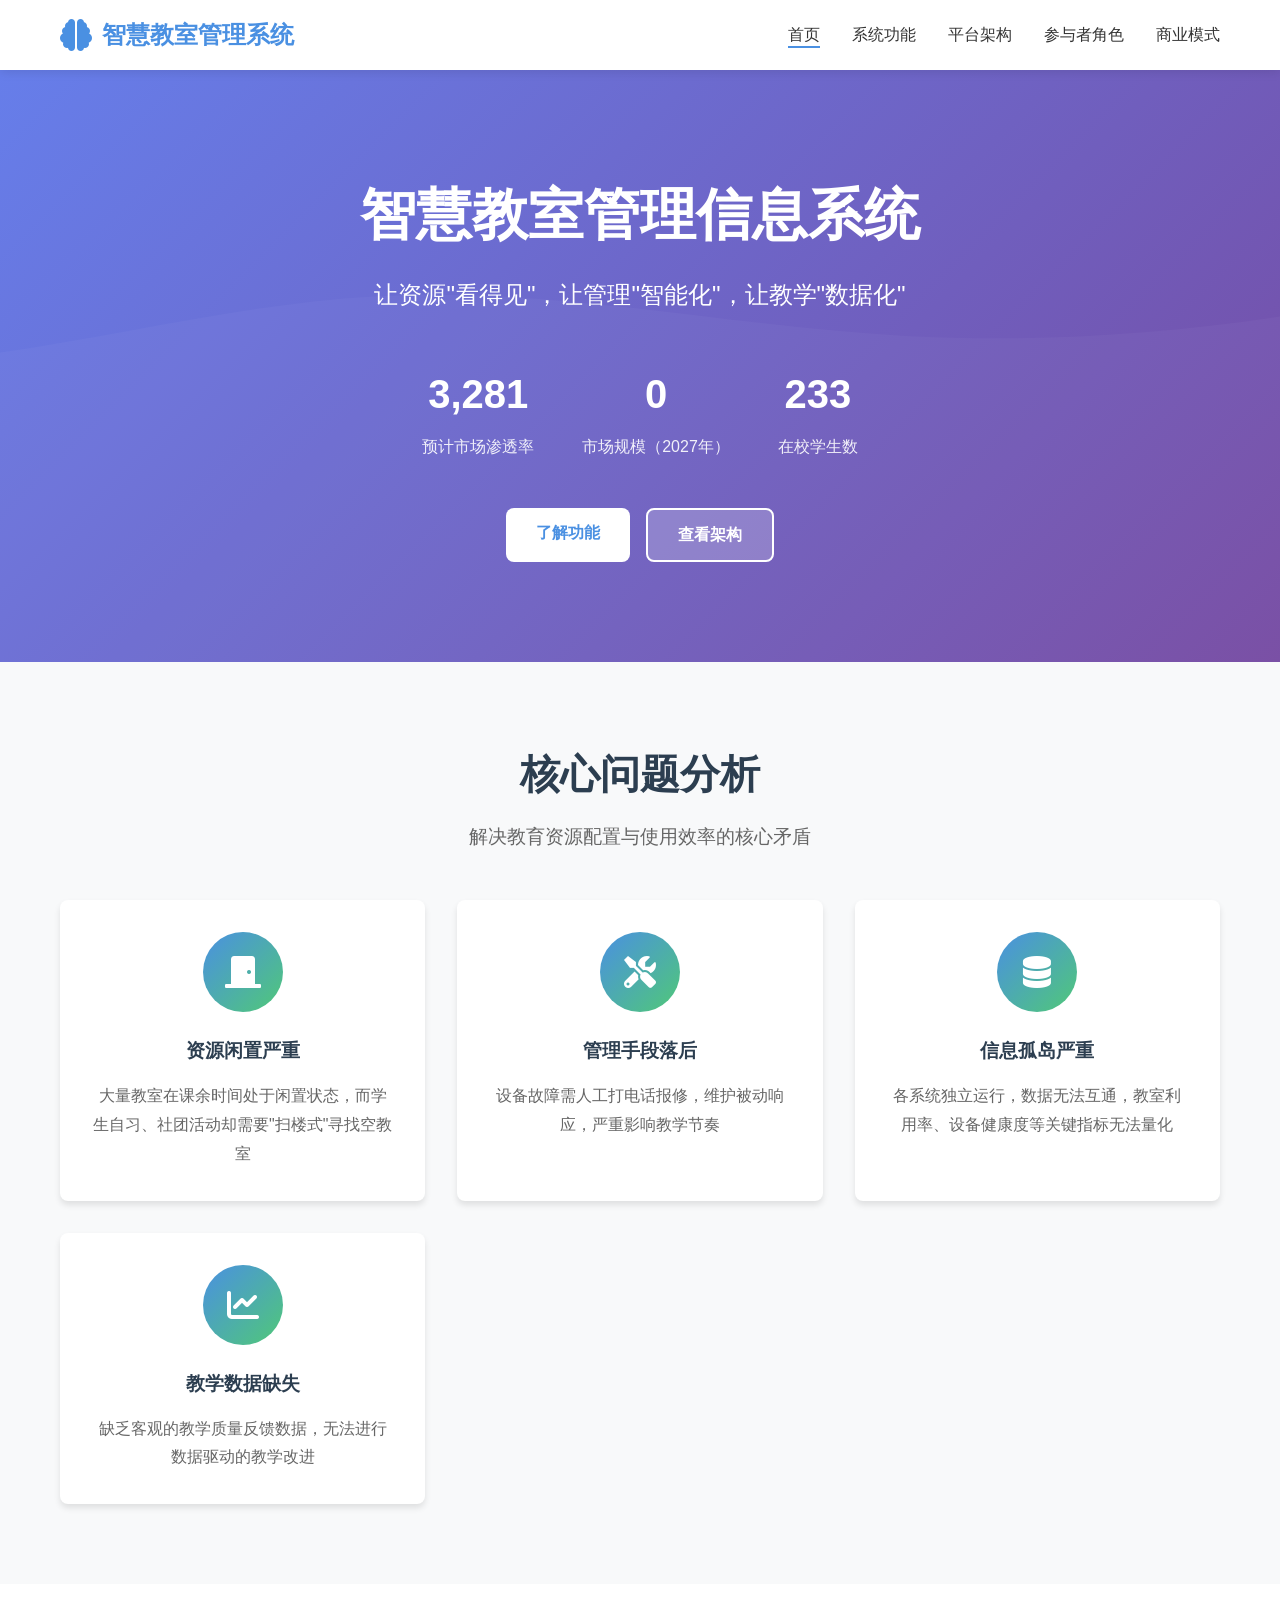
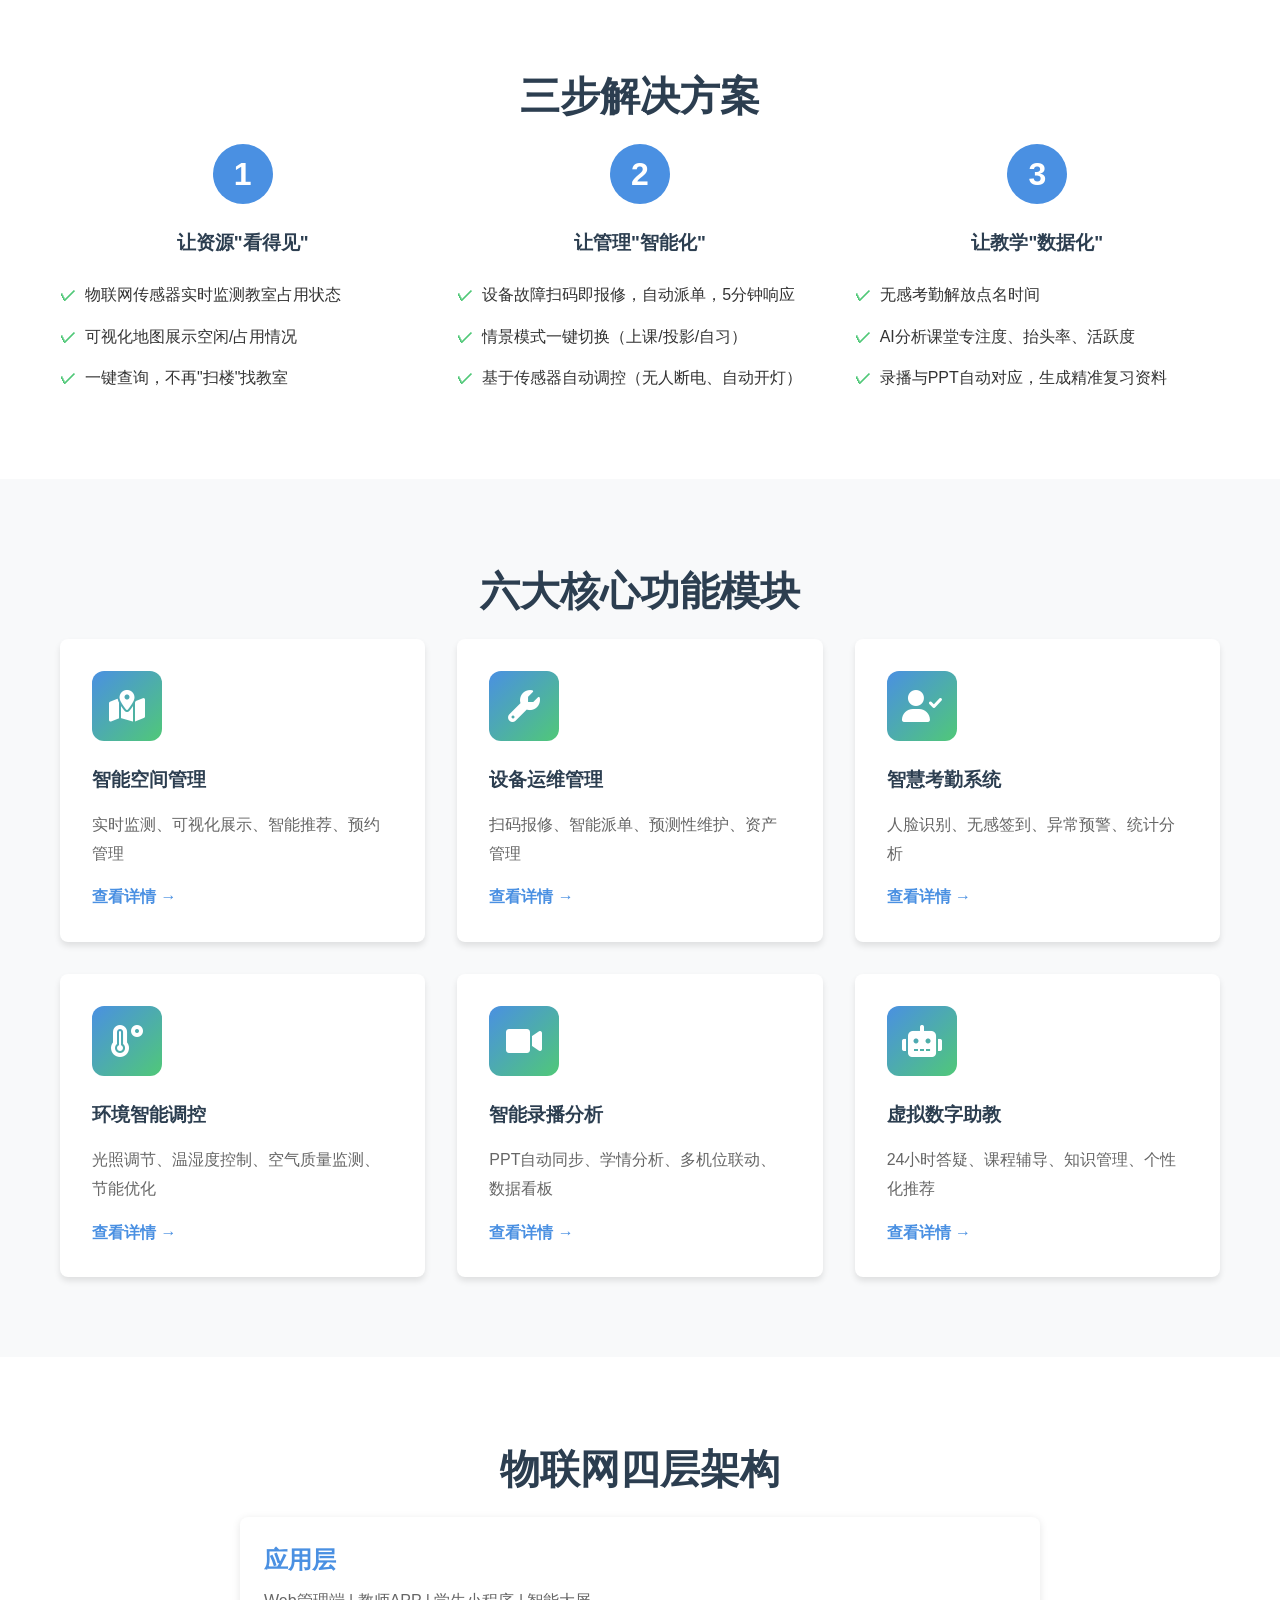
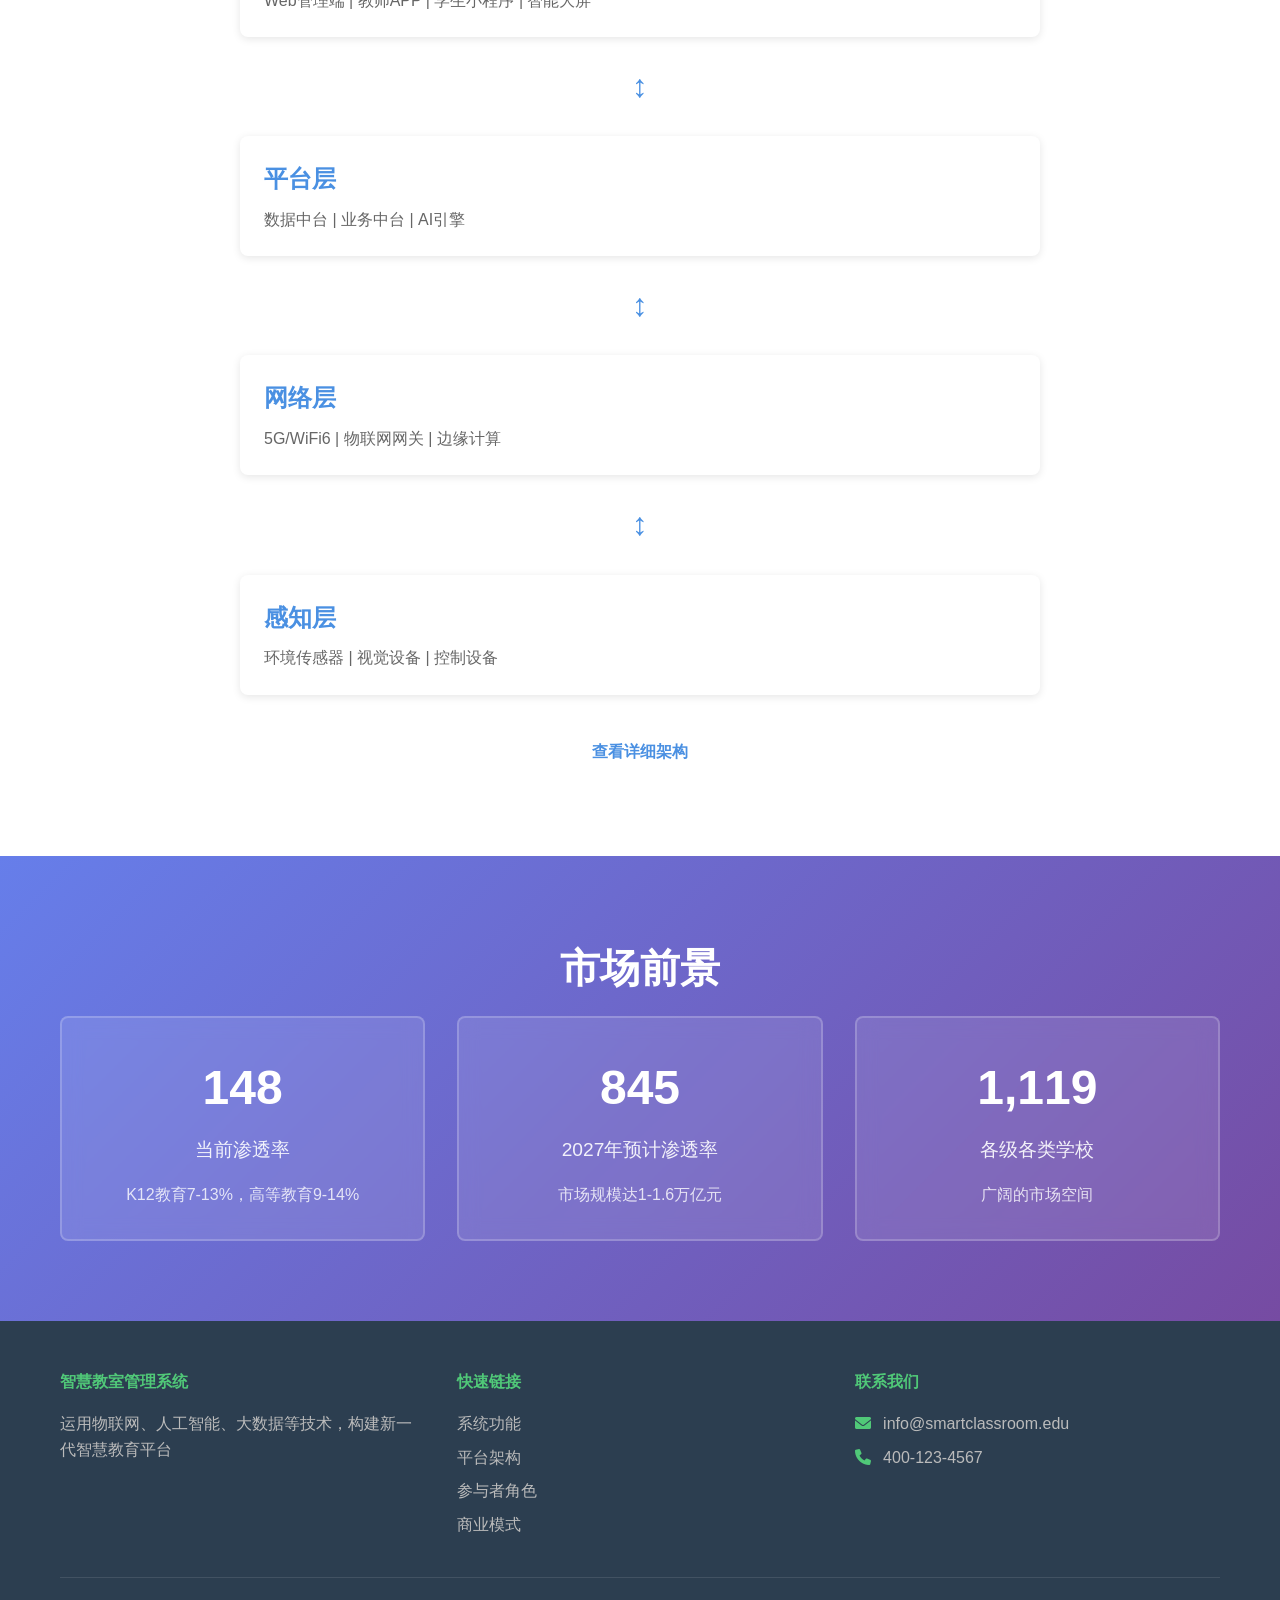
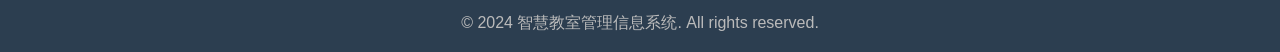
<file: smart-classroom/index.html>
<!DOCTYPE html>
<html lang="zh-CN">
<head>
    <meta charset="UTF-8">
    <meta name="viewport" content="width=device-width, initial-scale=1.0">
    <title>智慧教室管理信息系统 - 首页</title>
    <link rel="stylesheet" href="css/style.css">
    <link rel="stylesheet" href="https://cdnjs.cloudflare.com/ajax/libs/font-awesome/6.0.0/css/all.min.css">
</head>
<body>
    <!-- 导航栏 -->
    <nav class="navbar">
        <div class="container">
            <div class="nav-brand">
                <i class="fas fa-brain"></i>
                <span>智慧教室管理系统</span>
            </div>
            <ul class="nav-menu">
                <li><a href="index.html" class="active">首页</a></li>
                <li><a href="features.html">系统功能</a></li>
                <li><a href="architecture.html">平台架构</a></li>
                <li><a href="roles.html">参与者角色</a></li>
                <li><a href="business.html">商业模式</a></li>
            </ul>
            <div class="hamburger">
                <span></span>
                <span></span>
                <span></span>
            </div>
        </div>
    </nav>

    <!-- 英雄区 -->
    <section class="hero">
        <div class="hero-overlay"></div>
        <div class="container hero-content">
            <h1 class="hero-title">智慧教室管理信息系统</h1>
            <p class="hero-subtitle">让资源"看得见"，让管理"智能化"，让教学"数据化"</p>
            <div class="hero-stats">
                <div class="stat-item">
                    <div class="stat-number">40-60%</div>
                    <div class="stat-label">预计市场渗透率</div>
                </div>
                <div class="stat-item">
                    <div class="stat-number">1万亿+</div>
                    <div class="stat-label">市场规模（2027年）</div>
                </div>
                <div class="stat-item">
                    <div class="stat-number">2.89亿</div>
                    <div class="stat-label">在校学生数</div>
                </div>
            </div>
            <div class="hero-buttons">
                <a href="features.html" class="btn btn-primary">了解功能</a>
                <a href="architecture.html" class="btn btn-secondary">查看架构</a>
            </div>
        </div>
    </section>

    <!-- 问题分析 -->
    <section class="section bg-light">
        <div class="container">
            <h2 class="section-title">核心问题分析</h2>
            <p class="section-subtitle">解决教育资源配置与使用效率的核心矛盾</p>
            <div class="problem-grid">
                <div class="problem-card">
                    <div class="problem-icon">
                        <i class="fas fa-door-closed"></i>
                    </div>
                    <h3>资源闲置严重</h3>
                    <p>大量教室在课余时间处于闲置状态，而学生自习、社团活动却需要"扫楼式"寻找空教室</p>
                </div>
                <div class="problem-card">
                    <div class="problem-icon">
                        <i class="fas fa-tools"></i>
                    </div>
                    <h3>管理手段落后</h3>
                    <p>设备故障需人工打电话报修，维护被动响应，严重影响教学节奏</p>
                </div>
                <div class="problem-card">
                    <div class="problem-icon">
                        <i class="fas fa-database"></i>
                    </div>
                    <h3>信息孤岛严重</h3>
                    <p>各系统独立运行，数据无法互通，教室利用率、设备健康度等关键指标无法量化</p>
                </div>
                <div class="problem-card">
                    <div class="problem-icon">
                        <i class="fas fa-chart-line"></i>
                    </div>
                    <h3>教学数据缺失</h3>
                    <p>缺乏客观的教学质量反馈数据，无法进行数据驱动的教学改进</p>
                </div>
            </div>
        </div>
    </section>

    <!-- 解决方案 -->
    <section class="section">
        <div class="container">
            <h2 class="section-title">三步解决方案</h2>
            <div class="solution-timeline">
                <div class="solution-step">
                    <div class="step-number">1</div>
                    <div class="step-content">
                        <h3>让资源"看得见"</h3>
                        <ul>
                            <li>物联网传感器实时监测教室占用状态</li>
                            <li>可视化地图展示空闲/占用情况</li>
                            <li>一键查询，不再"扫楼"找教室</li>
                        </ul>
                    </div>
                </div>
                <div class="solution-step">
                    <div class="step-number">2</div>
                    <div class="step-content">
                        <h3>让管理"智能化"</h3>
                        <ul>
                            <li>设备故障扫码即报修，自动派单，5分钟响应</li>
                            <li>情景模式一键切换（上课/投影/自习）</li>
                            <li>基于传感器自动调控（无人断电、自动开灯）</li>
                        </ul>
                    </div>
                </div>
                <div class="solution-step">
                    <div class="step-number">3</div>
                    <div class="step-content">
                        <h3>让教学"数据化"</h3>
                        <ul>
                            <li>无感考勤解放点名时间</li>
                            <li>AI分析课堂专注度、抬头率、活跃度</li>
                            <li>录播与PPT自动对应，生成精准复习资料</li>
                        </ul>
                    </div>
                </div>
            </div>
        </div>
    </section>

    <!-- 核心功能 -->
    <section class="section bg-light">
        <div class="container">
            <h2 class="section-title">六大核心功能模块</h2>
            <div class="features-grid">
                <div class="feature-card">
                    <div class="feature-icon">
                        <i class="fas fa-map-marked-alt"></i>
                    </div>
                    <h3>智能空间管理</h3>
                    <p>实时监测、可视化展示、智能推荐、预约管理</p>
                    <a href="features.html#space" class="feature-link">查看详情 →</a>
                </div>
                <div class="feature-card">
                    <div class="feature-icon">
                        <i class="fas fa-wrench"></i>
                    </div>
                    <h3>设备运维管理</h3>
                    <p>扫码报修、智能派单、预测性维护、资产管理</p>
                    <a href="features.html#maintenance" class="feature-link">查看详情 →</a>
                </div>
                <div class="feature-card">
                    <div class="feature-icon">
                        <i class="fas fa-user-check"></i>
                    </div>
                    <h3>智慧考勤系统</h3>
                    <p>人脸识别、无感签到、异常预警、统计分析</p>
                    <a href="features.html#attendance" class="feature-link">查看详情 →</a>
                </div>
                <div class="feature-card">
                    <div class="feature-icon">
                        <i class="fas fa-temperature-high"></i>
                    </div>
                    <h3>环境智能调控</h3>
                    <p>光照调节、温湿度控制、空气质量监测、节能优化</p>
                    <a href="features.html#environment" class="feature-link">查看详情 →</a>
                </div>
                <div class="feature-card">
                    <div class="feature-icon">
                        <i class="fas fa-video"></i>
                    </div>
                    <h3>智能录播分析</h3>
                    <p>PPT自动同步、学情分析、多机位联动、数据看板</p>
                    <a href="features.html#recording" class="feature-link">查看详情 →</a>
                </div>
                <div class="feature-card">
                    <div class="feature-icon">
                        <i class="fas fa-robot"></i>
                    </div>
                    <h3>虚拟数字助教</h3>
                    <p>24小时答疑、课程辅导、知识管理、个性化推荐</p>
                    <a href="features.html#assistant" class="feature-link">查看详情 →</a>
                </div>
            </div>
        </div>
    </section>

    <!-- 技术架构预览 -->
    <section class="section">
        <div class="container">
            <h2 class="section-title">物联网四层架构</h2>
            <div class="architecture-preview">
                <div class="arch-layer">
                    <div class="layer-title">应用层</div>
                    <div class="layer-desc">Web管理端 | 教师APP | 学生小程序 | 智能大屏</div>
                </div>
                <div class="arch-arrow">↕</div>
                <div class="arch-layer">
                    <div class="layer-title">平台层</div>
                    <div class="layer-desc">数据中台 | 业务中台 | AI引擎</div>
                </div>
                <div class="arch-arrow">↕</div>
                <div class="arch-layer">
                    <div class="layer-title">网络层</div>
                    <div class="layer-desc">5G/WiFi6 | 物联网网关 | 边缘计算</div>
                </div>
                <div class="arch-arrow">↕</div>
                <div class="arch-layer">
                    <div class="layer-title">感知层</div>
                    <div class="layer-desc">环境传感器 | 视觉设备 | 控制设备</div>
                </div>
            </div>
            <div class="text-center" style="margin-top: 2rem;">
                <a href="architecture.html" class="btn btn-primary">查看详细架构</a>
            </div>
        </div>
    </section>

    <!-- 市场前景 -->
    <section class="section bg-gradient">
        <div class="container">
            <h2 class="section-title text-white">市场前景</h2>
            <div class="market-grid">
                <div class="market-card">
                    <div class="market-number">7-14%</div>
                    <div class="market-label">当前渗透率</div>
                    <p>K12教育7-13%，高等教育9-14%</p>
                </div>
                <div class="market-card">
                    <div class="market-number">40-60%</div>
                    <div class="market-label">2027年预计渗透率</div>
                    <p>市场规模达1-1.6万亿元</p>
                </div>
                <div class="market-card">
                    <div class="market-number">53.71万</div>
                    <div class="market-label">各级各类学校</div>
                    <p>广阔的市场空间</p>
                </div>
            </div>
        </div>
    </section>

    <!-- 页脚 -->
    <footer class="footer">
        <div class="container">
            <div class="footer-content">
                <div class="footer-section">
                    <h4>智慧教室管理系统</h4>
                    <p>运用物联网、人工智能、大数据等技术，构建新一代智慧教育平台</p>
                </div>
                <div class="footer-section">
                    <h4>快速链接</h4>
                    <ul>
                        <li><a href="features.html">系统功能</a></li>
                        <li><a href="architecture.html">平台架构</a></li>
                        <li><a href="roles.html">参与者角色</a></li>
                        <li><a href="business.html">商业模式</a></li>
                    </ul>
                </div>
                <div class="footer-section">
                    <h4>联系我们</h4>
                    <p><i class="fas fa-envelope"></i> info@smartclassroom.edu</p>
                    <p><i class="fas fa-phone"></i> 400-123-4567</p>
                </div>
            </div>
            <div class="footer-bottom">
                <p>&copy; 2024 智慧教室管理信息系统. All rights reserved.</p>
            </div>
        </div>
    </footer>

    <script src="js/script.js"></script>
</body>
</html>
</file>
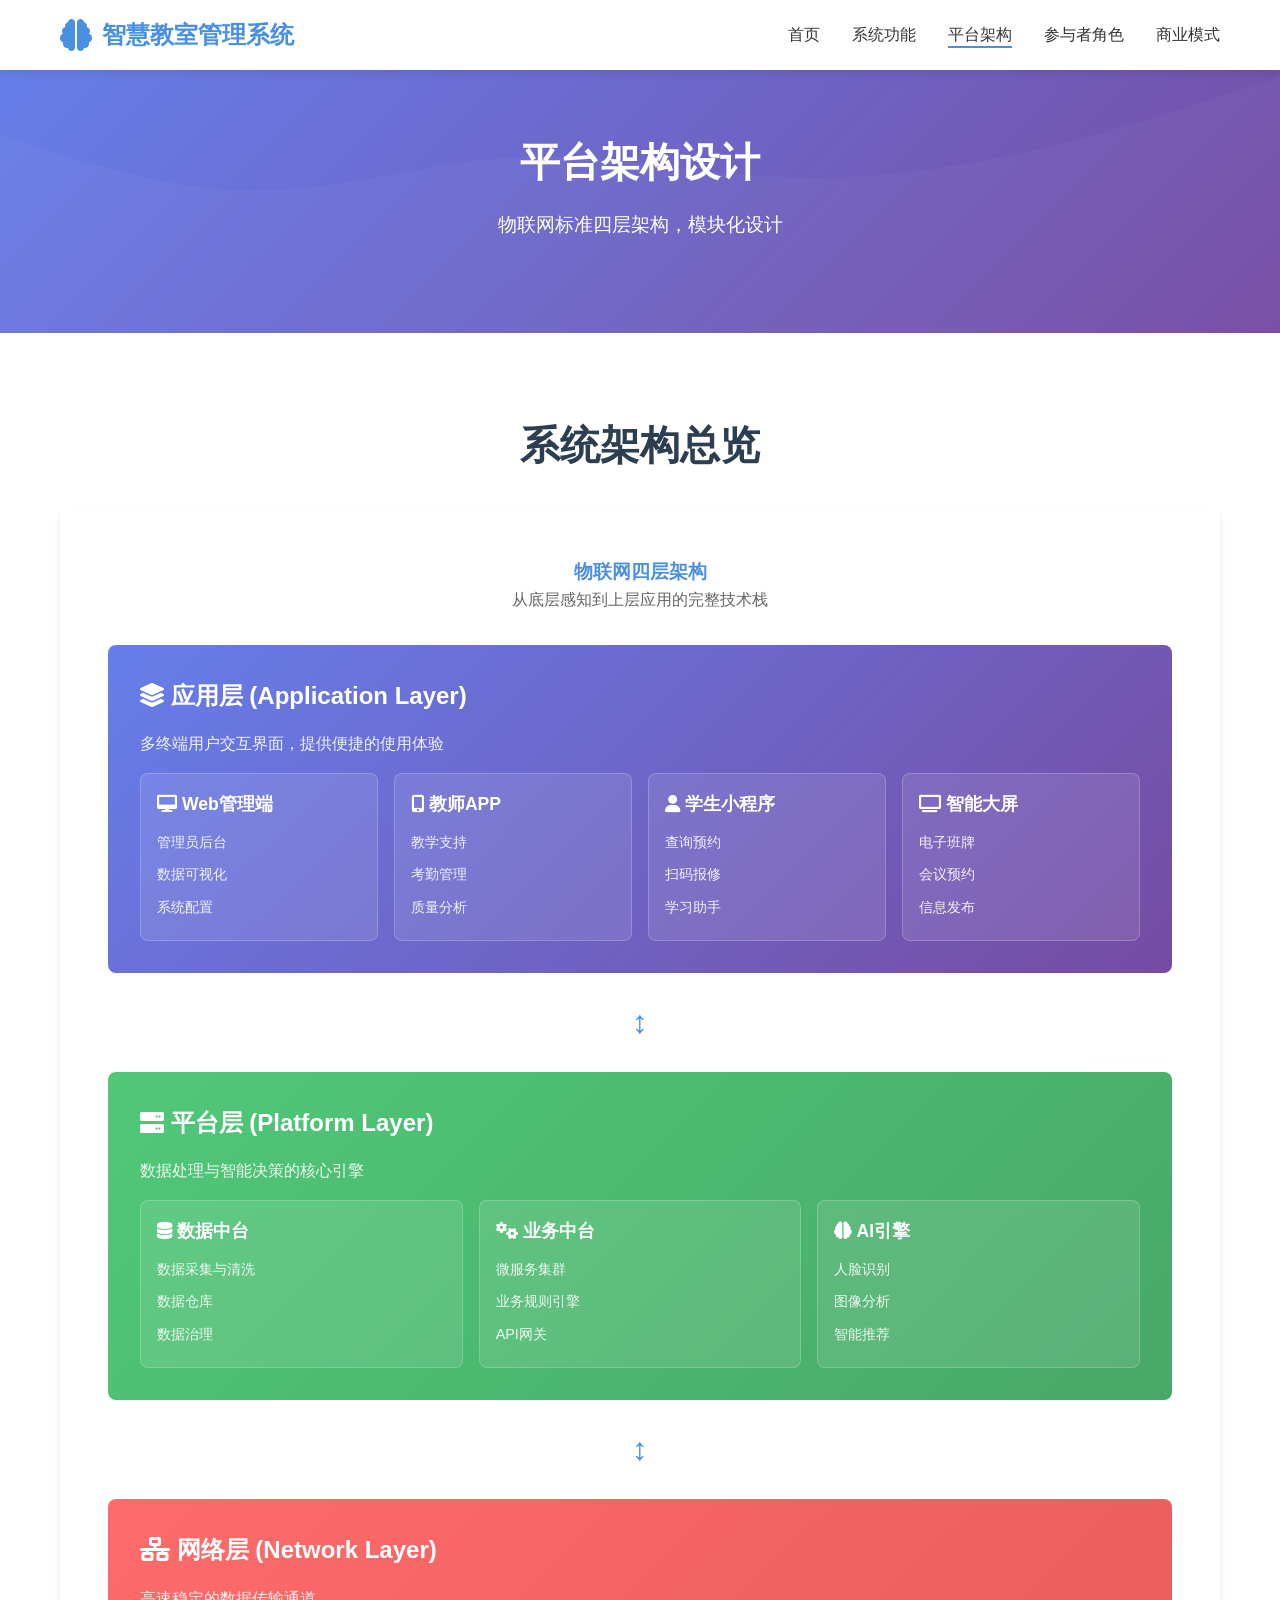
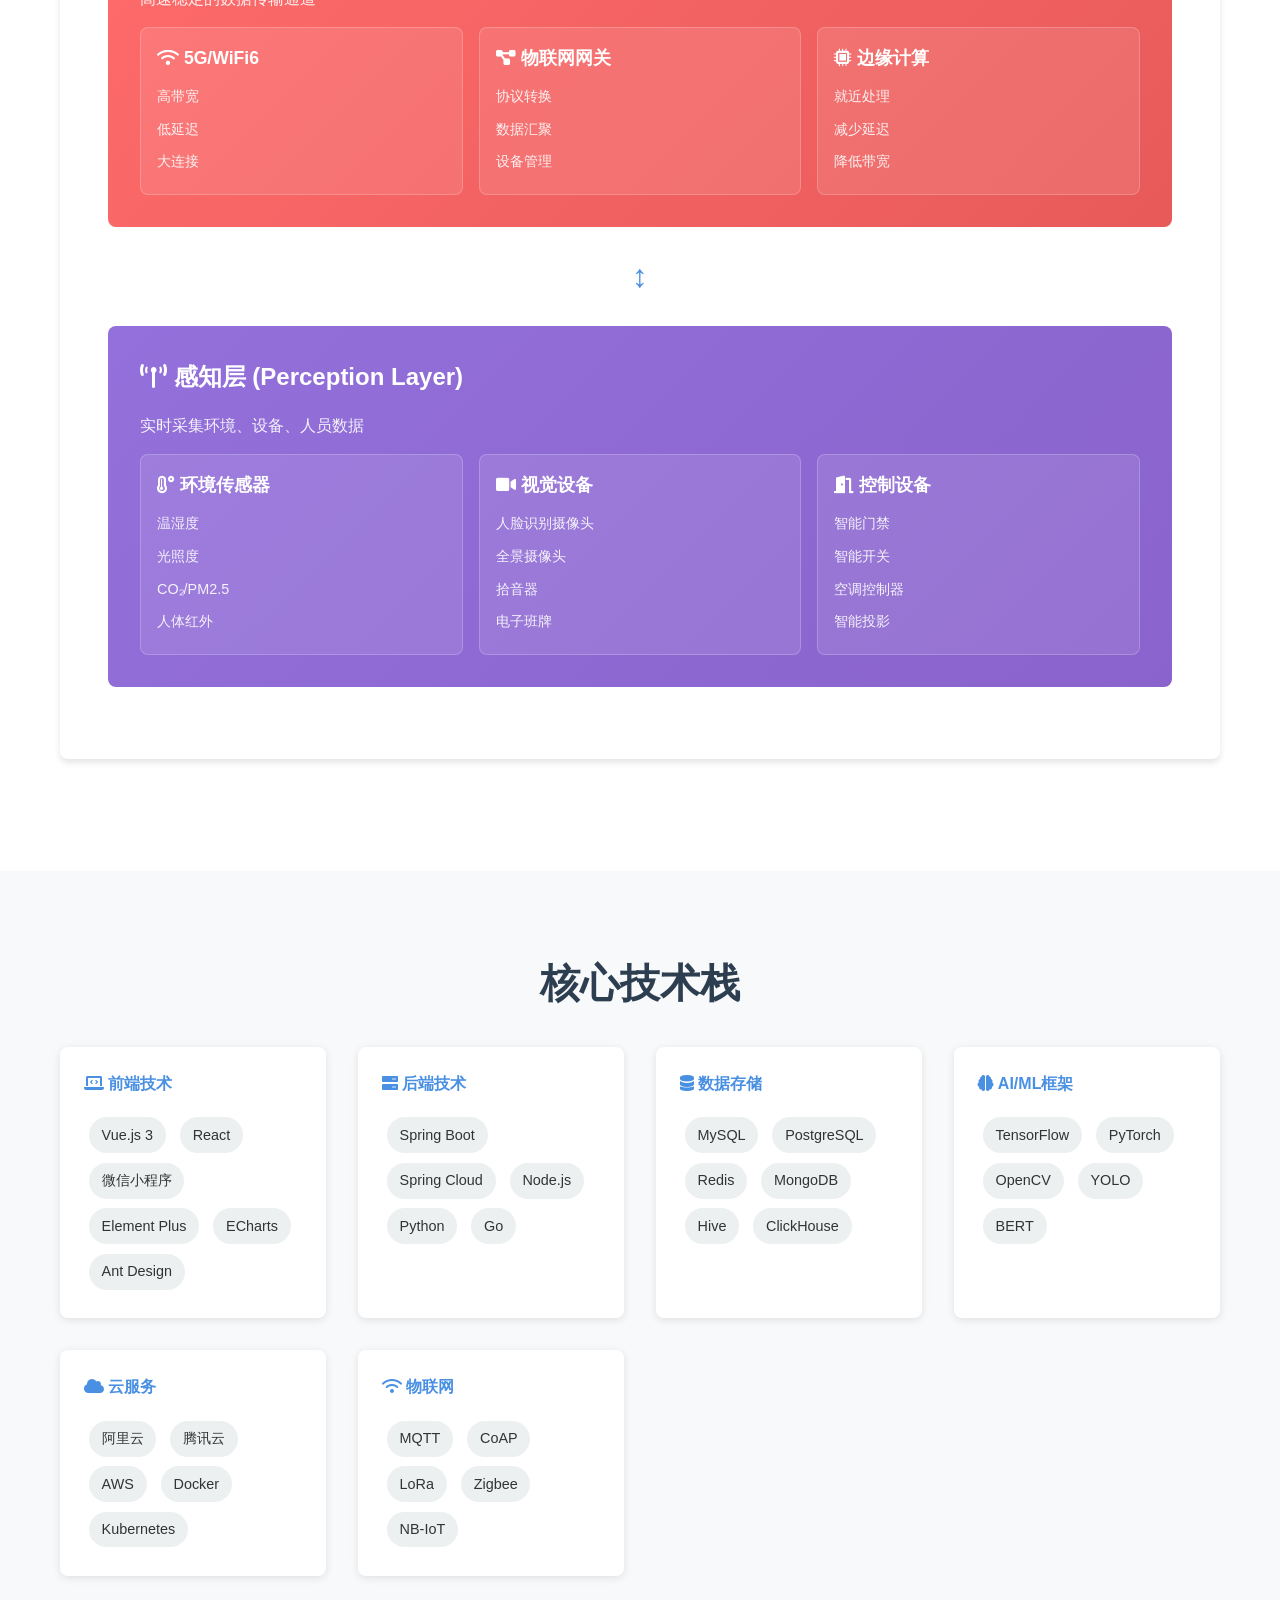
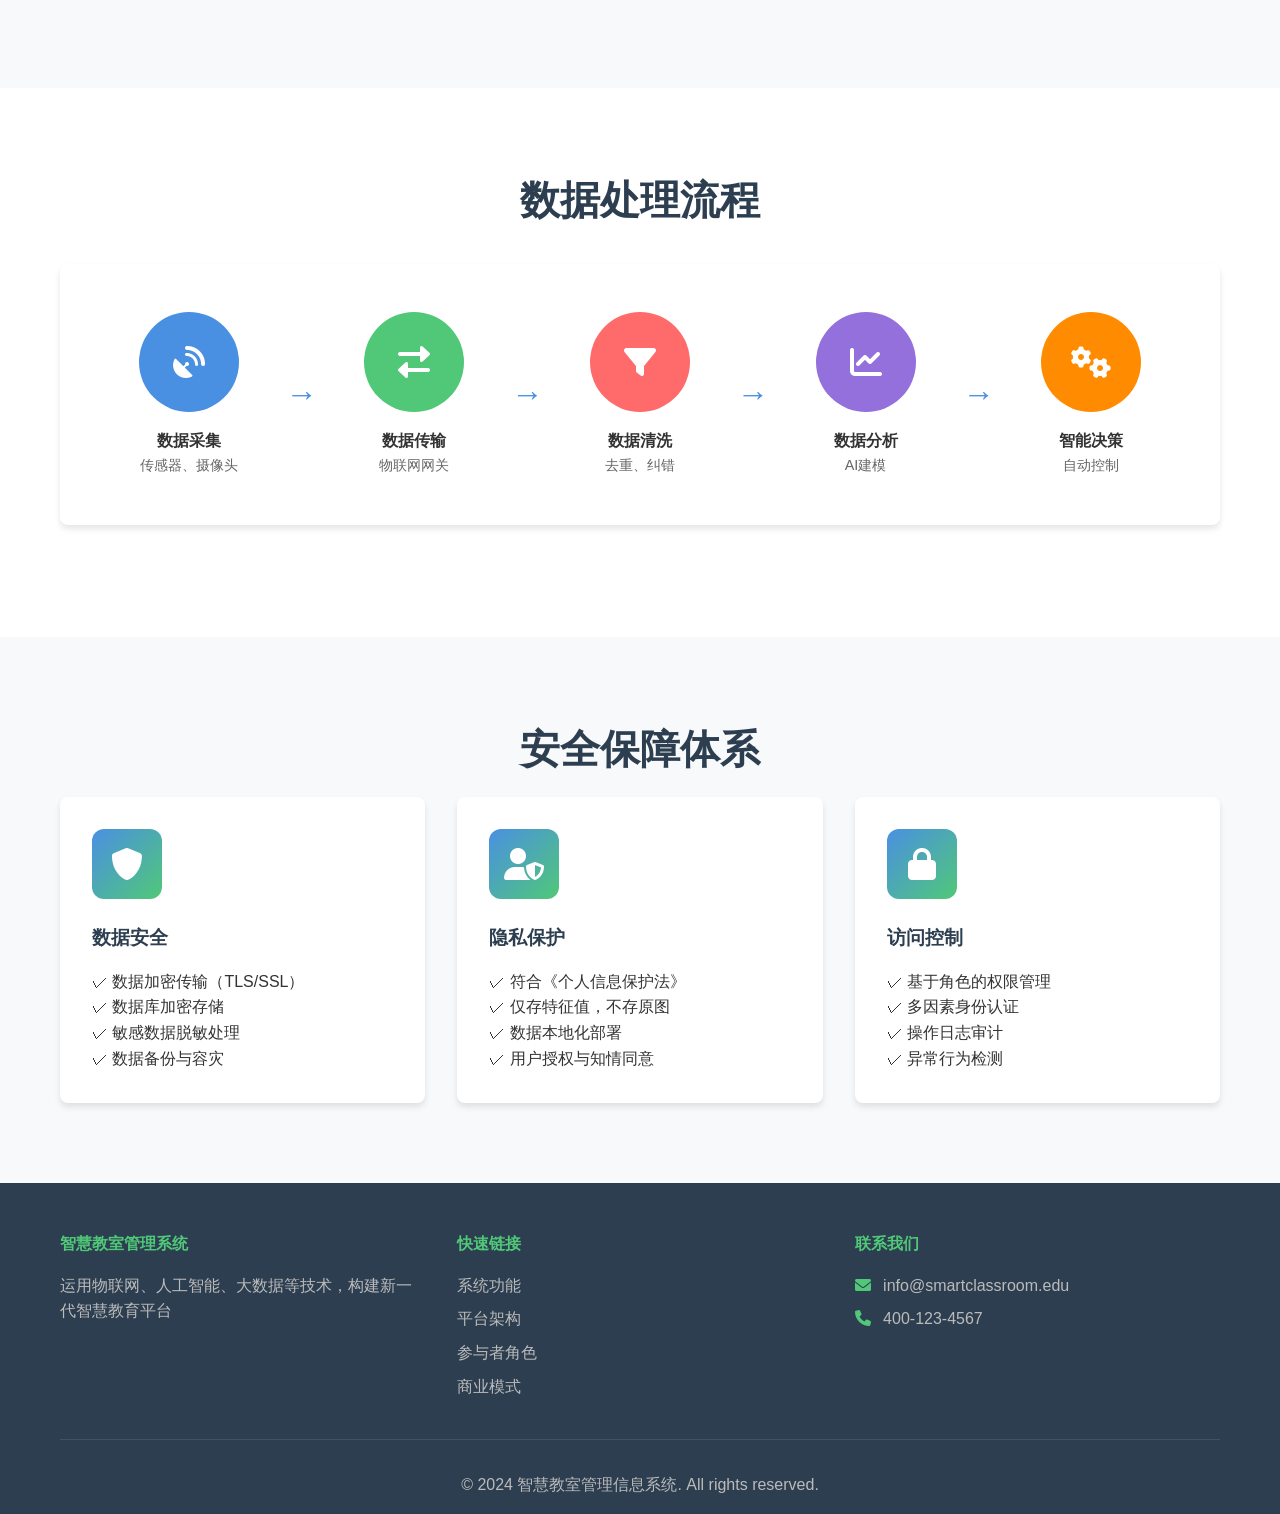
<file: smart-classroom/architecture.html>
<!DOCTYPE html>
<html lang="zh-CN">
<head>
    <meta charset="UTF-8">
    <meta name="viewport" content="width=device-width, initial-scale=1.0">
    <title>平台架构 - 智慧教室管理信息系统</title>
    <link rel="stylesheet" href="css/style.css">
    <link rel="stylesheet" href="https://cdnjs.cloudflare.com/ajax/libs/font-awesome/6.0.0/css/all.min.css">
    <style>
        .arch-diagram {
            background: white;
            padding: 3rem;
            border-radius: var(--border-radius);
            box-shadow: 0 4px 6px rgba(0,0,0,0.1);
            margin: 2rem 0;
        }
        .arch-layer-detail {
            background: linear-gradient(135deg, #667eea 0%, #764ba2 100%);
            color: white;
            padding: 2rem;
            border-radius: var(--border-radius);
            margin: 1.5rem 0;
        }
        .arch-layer-detail h4 {
            margin-bottom: 1rem;
            font-size: 1.5rem;
        }
        .layer-grid {
            display: grid;
            grid-template-columns: repeat(auto-fit, minmax(200px, 1fr));
            gap: 1rem;
            margin-top: 1rem;
        }
        .layer-item {
            background: rgba(255,255,255,0.1);
            padding: 1rem;
            border-radius: 8px;
            border: 1px solid rgba(255,255,255,0.2);
        }
        .layer-item h5 {
            margin-bottom: 0.5rem;
            font-size: 1.1rem;
        }
        .layer-item ul {
            list-style: none;
            padding: 0;
            font-size: 0.9rem;
        }
        .layer-item li {
            padding: 0.3rem 0;
            opacity: 0.9;
        }
        .tech-stack {
            display: grid;
            grid-template-columns: repeat(auto-fit, minmax(250px, 1fr));
            gap: 2rem;
            margin: 2rem 0;
        }
        .tech-card {
            background: white;
            padding: 1.5rem;
            border-radius: var(--border-radius);
            box-shadow: 0 2px 8px rgba(0,0,0,0.1);
        }
        .tech-card h4 {
            color: var(--primary-color);
            margin-bottom: 1rem;
        }
        .tech-badge {
            display: inline-block;
            background: var(--light-color);
            padding: 0.4rem 0.8rem;
            border-radius: 20px;
            margin: 0.3rem;
            font-size: 0.9rem;
        }
    </style>
</head>
<body>
    <!-- 导航栏 -->
    <nav class="navbar">
        <div class="container">
            <div class="nav-brand">
                <i class="fas fa-brain"></i>
                <span>智慧教室管理系统</span>
            </div>
            <ul class="nav-menu">
                <li><a href="index.html">首页</a></li>
                <li><a href="features.html">系统功能</a></li>
                <li><a href="architecture.html" class="active">平台架构</a></li>
                <li><a href="roles.html">参与者角色</a></li>
                <li><a href="business.html">商业模式</a></li>
            </ul>
            <div class="hamburger">
                <span></span>
                <span></span>
                <span></span>
            </div>
        </div>
    </nav>

    <!-- 页面标题 -->
    <section class="hero" style="padding: 60px 0;">
        <div class="hero-overlay"></div>
        <div class="container hero-content">
            <h1 class="hero-title" style="font-size: 2.5rem;">平台架构设计</h1>
            <p class="hero-subtitle" style="font-size: 1.2rem;">物联网标准四层架构，模块化设计</p>
        </div>
    </section>

    <!-- 架构总览 -->
    <section class="section">
        <div class="container">
            <h2 class="section-title">系统架构总览</h2>
            <div class="arch-diagram">
                <div style="text-align: center; margin-bottom: 2rem;">
                    <h3 style="color: var(--primary-color);">物联网四层架构</h3>
                    <p style="color: #666;">从底层感知到上层应用的完整技术栈</p>
                </div>
                
                <!-- 应用层 -->
                <div class="arch-layer-detail">
                    <h4><i class="fas fa-layer-group"></i> 应用层 (Application Layer)</h4>
                    <p style="opacity: 0.9; margin-bottom: 1rem;">多终端用户交互界面，提供便捷的使用体验</p>
                    <div class="layer-grid">
                        <div class="layer-item">
                            <h5><i class="fas fa-desktop"></i> Web管理端</h5>
                            <ul>
                                <li>管理员后台</li>
                                <li>数据可视化</li>
                                <li>系统配置</li>
                            </ul>
                        </div>
                        <div class="layer-item">
                            <h5><i class="fas fa-mobile-alt"></i> 教师APP</h5>
                            <ul>
                                <li>教学支持</li>
                                <li>考勤管理</li>
                                <li>质量分析</li>
                            </ul>
                        </div>
                        <div class="layer-item">
                            <h5><i class="fas fa-user"></i> 学生小程序</h5>
                            <ul>
                                <li>查询预约</li>
                                <li>扫码报修</li>
                                <li>学习助手</li>
                            </ul>
                        </div>
                        <div class="layer-item">
                            <h5><i class="fas fa-tv"></i> 智能大屏</h5>
                            <ul>
                                <li>电子班牌</li>
                                <li>会议预约</li>
                                <li>信息发布</li>
                            </ul>
                        </div>
                    </div>
                </div>

                <div style="text-align: center; font-size: 2rem; color: var(--primary-color); margin: 1rem 0;">↕</div>

                <!-- 平台层 -->
                <div class="arch-layer-detail" style="background: linear-gradient(135deg, #50C878 0%, #48A868 100%);">
                    <h4><i class="fas fa-server"></i> 平台层 (Platform Layer)</h4>
                    <p style="opacity: 0.9; margin-bottom: 1rem;">数据处理与智能决策的核心引擎</p>
                    <div class="layer-grid">
                        <div class="layer-item">
                            <h5><i class="fas fa-database"></i> 数据中台</h5>
                            <ul>
                                <li>数据采集与清洗</li>
                                <li>数据仓库</li>
                                <li>数据治理</li>
                            </ul>
                        </div>
                        <div class="layer-item">
                            <h5><i class="fas fa-cogs"></i> 业务中台</h5>
                            <ul>
                                <li>微服务集群</li>
                                <li>业务规则引擎</li>
                                <li>API网关</li>
                            </ul>
                        </div>
                        <div class="layer-item">
                            <h5><i class="fas fa-brain"></i> AI引擎</h5>
                            <ul>
                                <li>人脸识别</li>
                                <li>图像分析</li>
                                <li>智能推荐</li>
                            </ul>
                        </div>
                    </div>
                </div>

                <div style="text-align: center; font-size: 2rem; color: var(--primary-color); margin: 1rem 0;">↕</div>

                <!-- 网络层 -->
                <div class="arch-layer-detail" style="background: linear-gradient(135deg, #FF6B6B 0%, #E85A5A 100%);">
                    <h4><i class="fas fa-network-wired"></i> 网络层 (Network Layer)</h4>
                    <p style="opacity: 0.9; margin-bottom: 1rem;">高速稳定的数据传输通道</p>
                    <div class="layer-grid">
                        <div class="layer-item">
                            <h5><i class="fas fa-wifi"></i> 5G/WiFi6</h5>
                            <ul>
                                <li>高带宽</li>
                                <li>低延迟</li>
                                <li>大连接</li>
                            </ul>
                        </div>
                        <div class="layer-item">
                            <h5><i class="fas fa-project-diagram"></i> 物联网网关</h5>
                            <ul>
                                <li>协议转换</li>
                                <li>数据汇聚</li>
                                <li>设备管理</li>
                            </ul>
                        </div>
                        <div class="layer-item">
                            <h5><i class="fas fa-microchip"></i> 边缘计算</h5>
                            <ul>
                                <li>就近处理</li>
                                <li>减少延迟</li>
                                <li>降低带宽</li>
                            </ul>
                        </div>
                    </div>
                </div>

                <div style="text-align: center; font-size: 2rem; color: var(--primary-color); margin: 1rem 0;">↕</div>

                <!-- 感知层 -->
                <div class="arch-layer-detail" style="background: linear-gradient(135deg, #9370DB 0%, #8A63CC 100%);">
                    <h4><i class="fas fa-broadcast-tower"></i> 感知层 (Perception Layer)</h4>
                    <p style="opacity: 0.9; margin-bottom: 1rem;">实时采集环境、设备、人员数据</p>
                    <div class="layer-grid">
                        <div class="layer-item">
                            <h5><i class="fas fa-temperature-high"></i> 环境传感器</h5>
                            <ul>
                                <li>温湿度</li>
                                <li>光照度</li>
                                <li>CO₂/PM2.5</li>
                                <li>人体红外</li>
                            </ul>
                        </div>
                        <div class="layer-item">
                            <h5><i class="fas fa-video"></i> 视觉设备</h5>
                            <ul>
                                <li>人脸识别摄像头</li>
                                <li>全景摄像头</li>
                                <li>拾音器</li>
                                <li>电子班牌</li>
                            </ul>
                        </div>
                        <div class="layer-item">
                            <h5><i class="fas fa-door-open"></i> 控制设备</h5>
                            <ul>
                                <li>智能门禁</li>
                                <li>智能开关</li>
                                <li>空调控制器</li>
                                <li>智能投影</li>
                            </ul>
                        </div>
                    </div>
                </div>
            </div>
        </div>
    </section>

    <!-- 技术栈 -->
    <section class="section bg-light">
        <div class="container">
            <h2 class="section-title">核心技术栈</h2>
            <div class="tech-stack">
                <div class="tech-card">
                    <h4><i class="fas fa-laptop-code"></i> 前端技术</h4>
                    <div class="tech-badge">Vue.js 3</div>
                    <div class="tech-badge">React</div>
                    <div class="tech-badge">微信小程序</div>
                    <div class="tech-badge">Element Plus</div>
                    <div class="tech-badge">ECharts</div>
                    <div class="tech-badge">Ant Design</div>
                </div>
                
                <div class="tech-card">
                    <h4><i class="fas fa-server"></i> 后端技术</h4>
                    <div class="tech-badge">Spring Boot</div>
                    <div class="tech-badge">Spring Cloud</div>
                    <div class="tech-badge">Node.js</div>
                    <div class="tech-badge">Python</div>
                    <div class="tech-badge">Go</div>
                </div>

                <div class="tech-card">
                    <h4><i class="fas fa-database"></i> 数据存储</h4>
                    <div class="tech-badge">MySQL</div>
                    <div class="tech-badge">PostgreSQL</div>
                    <div class="tech-badge">Redis</div>
                    <div class="tech-badge">MongoDB</div>
                    <div class="tech-badge">Hive</div>
                    <div class="tech-badge">ClickHouse</div>
                </div>

                <div class="tech-card">
                    <h4><i class="fas fa-brain"></i> AI/ML框架</h4>
                    <div class="tech-badge">TensorFlow</div>
                    <div class="tech-badge">PyTorch</div>
                    <div class="tech-badge">OpenCV</div>
                    <div class="tech-badge">YOLO</div>
                    <div class="tech-badge">BERT</div>
                </div>

                <div class="tech-card">
                    <h4><i class="fas fa-cloud"></i> 云服务</h4>
                    <div class="tech-badge">阿里云</div>
                    <div class="tech-badge">腾讯云</div>
                    <div class="tech-badge">AWS</div>
                    <div class="tech-badge">Docker</div>
                    <div class="tech-badge">Kubernetes</div>
                </div>

                <div class="tech-card">
                    <h4><i class="fas fa-wifi"></i> 物联网</h4>
                    <div class="tech-badge">MQTT</div>
                    <div class="tech-badge">CoAP</div>
                    <div class="tech-badge">LoRa</div>
                    <div class="tech-badge">Zigbee</div>
                    <div class="tech-badge">NB-IoT</div>
                </div>
            </div>
        </div>
    </section>

    <!-- 数据流程 -->
    <section class="section">
        <div class="container">
            <h2 class="section-title">数据处理流程</h2>
            <div class="arch-diagram">
                <div style="display: flex; justify-content: space-around; align-items: center; flex-wrap: wrap; gap: 1rem;">
                    <div style="text-align: center; flex: 1; min-width: 150px;">
                        <div style="background: var(--primary-color); color: white; padding: 1.5rem; border-radius: 50%; width: 100px; height: 100px; margin: 0 auto; display: flex; align-items: center; justify-content: center; font-size: 2rem;">
                            <i class="fas fa-satellite-dish"></i>
                        </div>
                        <h4 style="margin-top: 1rem;">数据采集</h4>
                        <p style="color: #666; font-size: 0.9rem;">传感器、摄像头</p>
                    </div>
                    <div style="font-size: 2rem; color: var(--primary-color);">→</div>
                    <div style="text-align: center; flex: 1; min-width: 150px;">
                        <div style="background: var(--secondary-color); color: white; padding: 1.5rem; border-radius: 50%; width: 100px; height: 100px; margin: 0 auto; display: flex; align-items: center; justify-content: center; font-size: 2rem;">
                            <i class="fas fa-exchange-alt"></i>
                        </div>
                        <h4 style="margin-top: 1rem;">数据传输</h4>
                        <p style="color: #666; font-size: 0.9rem;">物联网网关</p>
                    </div>
                    <div style="font-size: 2rem; color: var(--primary-color);">→</div>
                    <div style="text-align: center; flex: 1; min-width: 150px;">
                        <div style="background: var(--accent-color); color: white; padding: 1.5rem; border-radius: 50%; width: 100px; height: 100px; margin: 0 auto; display: flex; align-items: center; justify-content: center; font-size: 2rem;">
                            <i class="fas fa-filter"></i>
                        </div>
                        <h4 style="margin-top: 1rem;">数据清洗</h4>
                        <p style="color: #666; font-size: 0.9rem;">去重、纠错</p>
                    </div>
                    <div style="font-size: 2rem; color: var(--primary-color);">→</div>
                    <div style="text-align: center; flex: 1; min-width: 150px;">
                        <div style="background: #9370DB; color: white; padding: 1.5rem; border-radius: 50%; width: 100px; height: 100px; margin: 0 auto; display: flex; align-items: center; justify-content: center; font-size: 2rem;">
                            <i class="fas fa-chart-line"></i>
                        </div>
                        <h4 style="margin-top: 1rem;">数据分析</h4>
                        <p style="color: #666; font-size: 0.9rem;">AI建模</p>
                    </div>
                    <div style="font-size: 2rem; color: var(--primary-color);">→</div>
                    <div style="text-align: center; flex: 1; min-width: 150px;">
                        <div style="background: #FF8C00; color: white; padding: 1.5rem; border-radius: 50%; width: 100px; height: 100px; margin: 0 auto; display: flex; align-items: center; justify-content: center; font-size: 2rem;">
                            <i class="fas fa-cogs"></i>
                        </div>
                        <h4 style="margin-top: 1rem;">智能决策</h4>
                        <p style="color: #666; font-size: 0.9rem;">自动控制</p>
                    </div>
                </div>
            </div>
        </div>
    </section>

    <!-- 安全保障 -->
    <section class="section bg-light">
        <div class="container">
            <h2 class="section-title">安全保障体系</h2>
            <div class="features-grid">
                <div class="feature-card">
                    <div class="feature-icon">
                        <i class="fas fa-shield-alt"></i>
                    </div>
                    <h3>数据安全</h3>
                    <ul style="list-style: none; padding: 0;">
                        <li>✓ 数据加密传输（TLS/SSL）</li>
                        <li>✓ 数据库加密存储</li>
                        <li>✓ 敏感数据脱敏处理</li>
                        <li>✓ 数据备份与容灾</li>
                    </ul>
                </div>
                <div class="feature-card">
                    <div class="feature-icon">
                        <i class="fas fa-user-shield"></i>
                    </div>
                    <h3>隐私保护</h3>
                    <ul style="list-style: none; padding: 0;">
                        <li>✓ 符合《个人信息保护法》</li>
                        <li>✓ 仅存特征值，不存原图</li>
                        <li>✓ 数据本地化部署</li>
                        <li>✓ 用户授权与知情同意</li>
                    </ul>
                </div>
                <div class="feature-card">
                    <div class="feature-icon">
                        <i class="fas fa-lock"></i>
                    </div>
                    <h3>访问控制</h3>
                    <ul style="list-style: none; padding: 0;">
                        <li>✓ 基于角色的权限管理</li>
                        <li>✓ 多因素身份认证</li>
                        <li>✓ 操作日志审计</li>
                        <li>✓ 异常行为检测</li>
                    </ul>
                </div>
            </div>
        </div>
    </section>

    <!-- 页脚 -->
    <footer class="footer">
        <div class="container">
            <div class="footer-content">
                <div class="footer-section">
                    <h4>智慧教室管理系统</h4>
                    <p>运用物联网、人工智能、大数据等技术，构建新一代智慧教育平台</p>
                </div>
                <div class="footer-section">
                    <h4>快速链接</h4>
                    <ul>
                        <li><a href="features.html">系统功能</a></li>
                        <li><a href="architecture.html">平台架构</a></li>
                        <li><a href="roles.html">参与者角色</a></li>
                        <li><a href="business.html">商业模式</a></li>
                    </ul>
                </div>
                <div class="footer-section">
                    <h4>联系我们</h4>
                    <p><i class="fas fa-envelope"></i> info@smartclassroom.edu</p>
                    <p><i class="fas fa-phone"></i> 400-123-4567</p>
                </div>
            </div>
            <div class="footer-bottom">
                <p>&copy; 2024 智慧教室管理信息系统. All rights reserved.</p>
            </div>
        </div>
    </footer>

    <script src="js/script.js"></script>
</body>
</html>
</file>
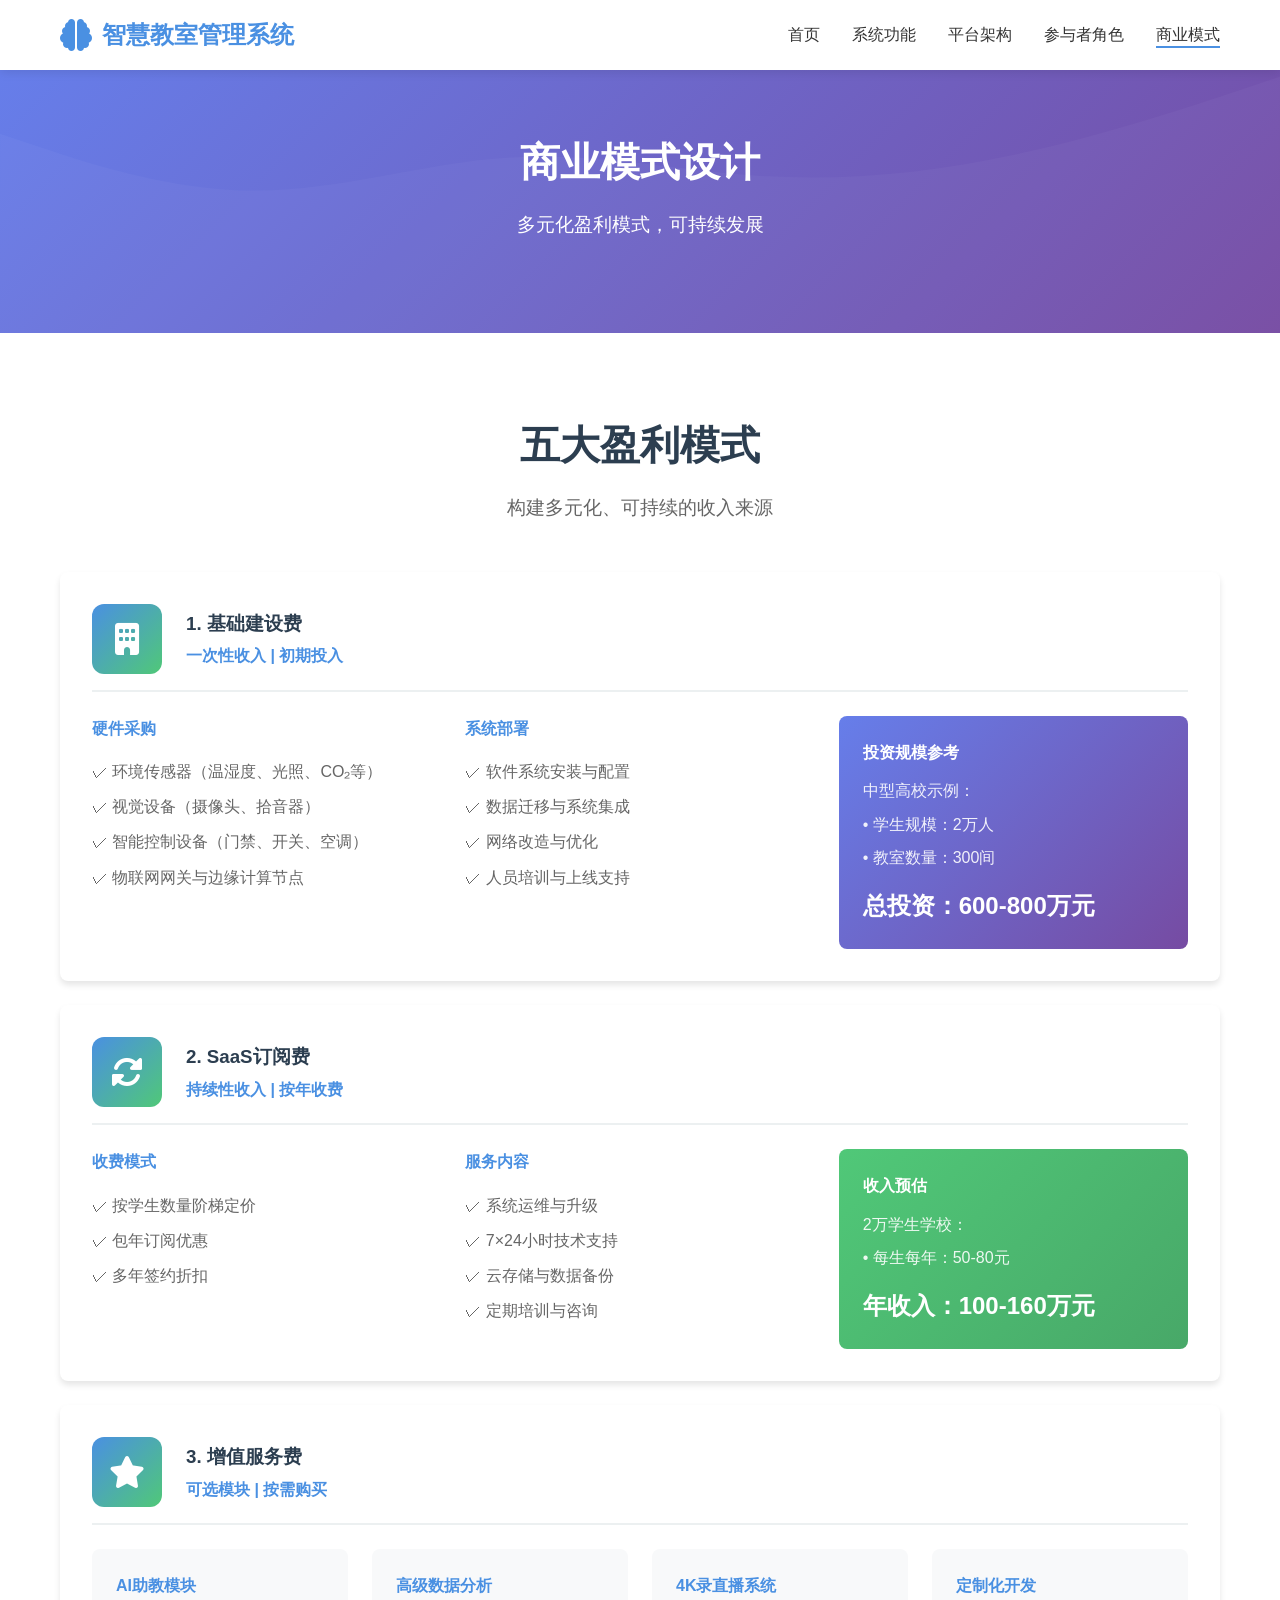
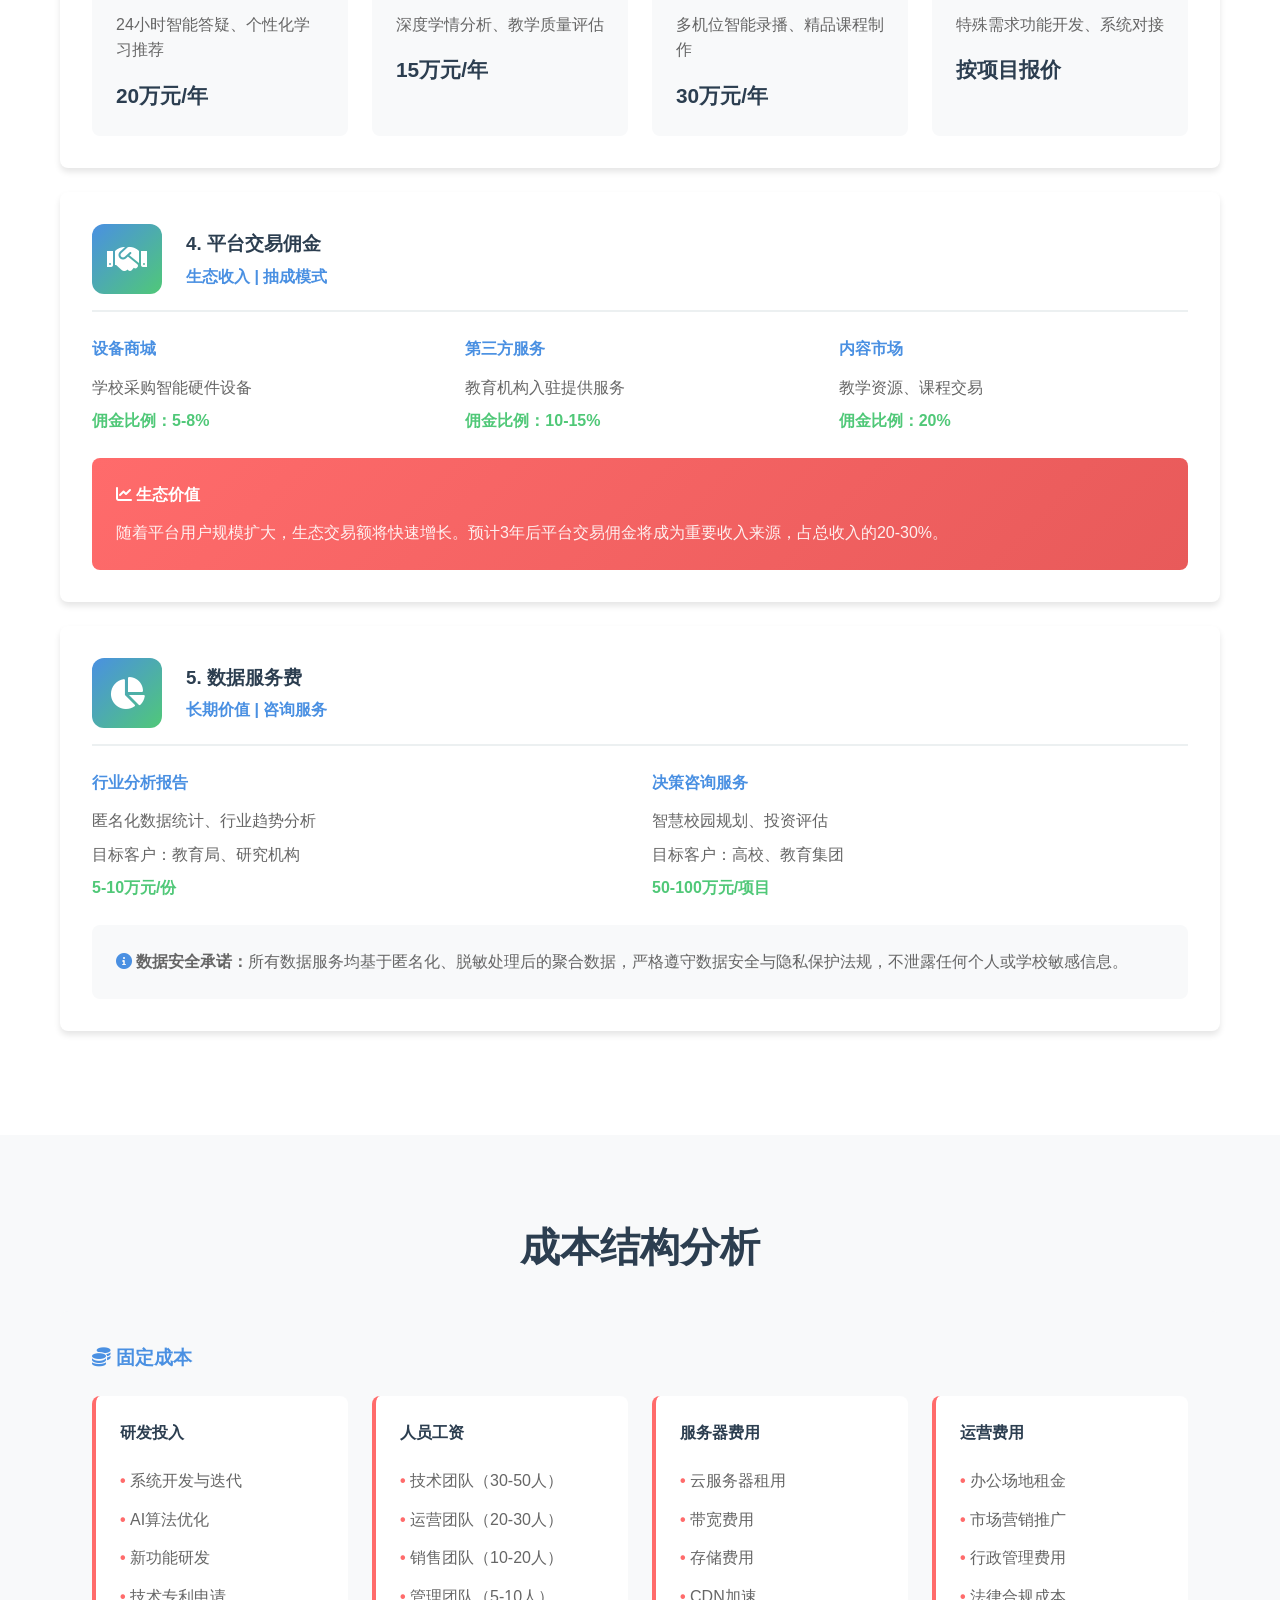
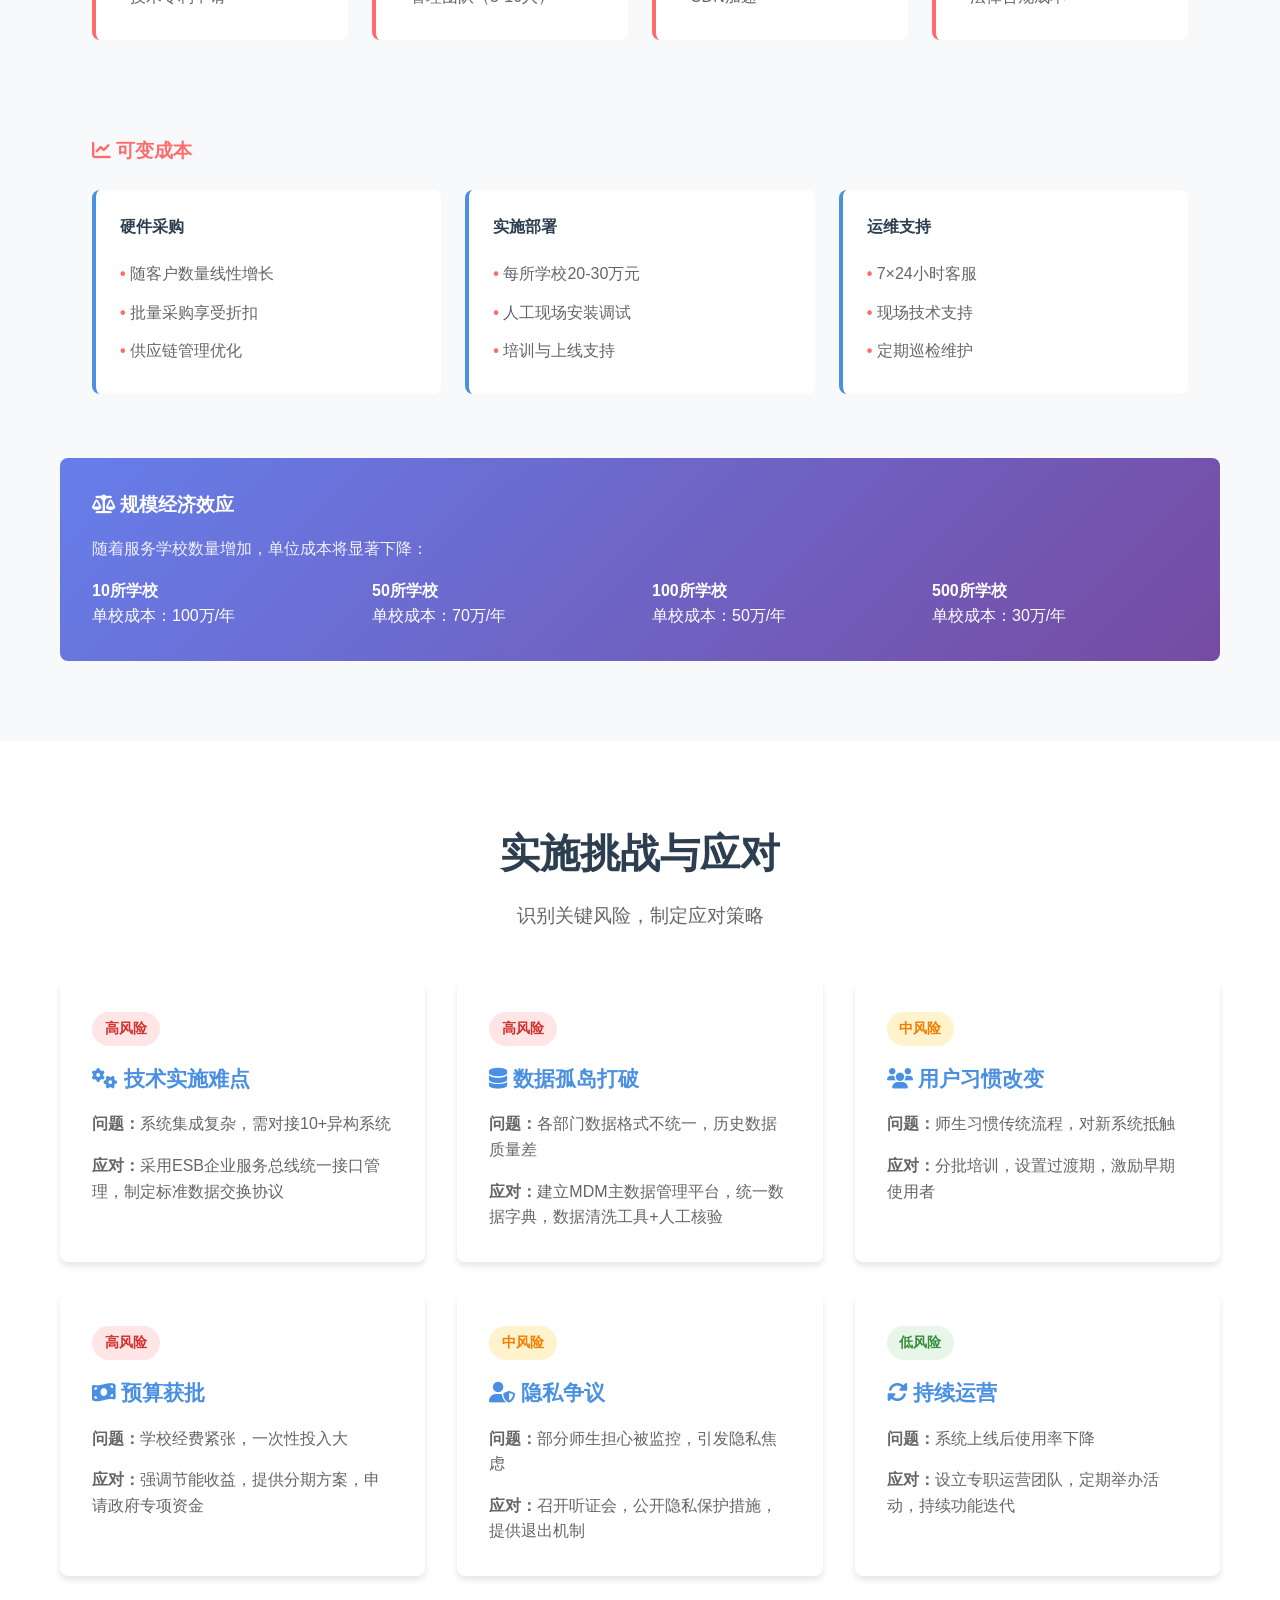
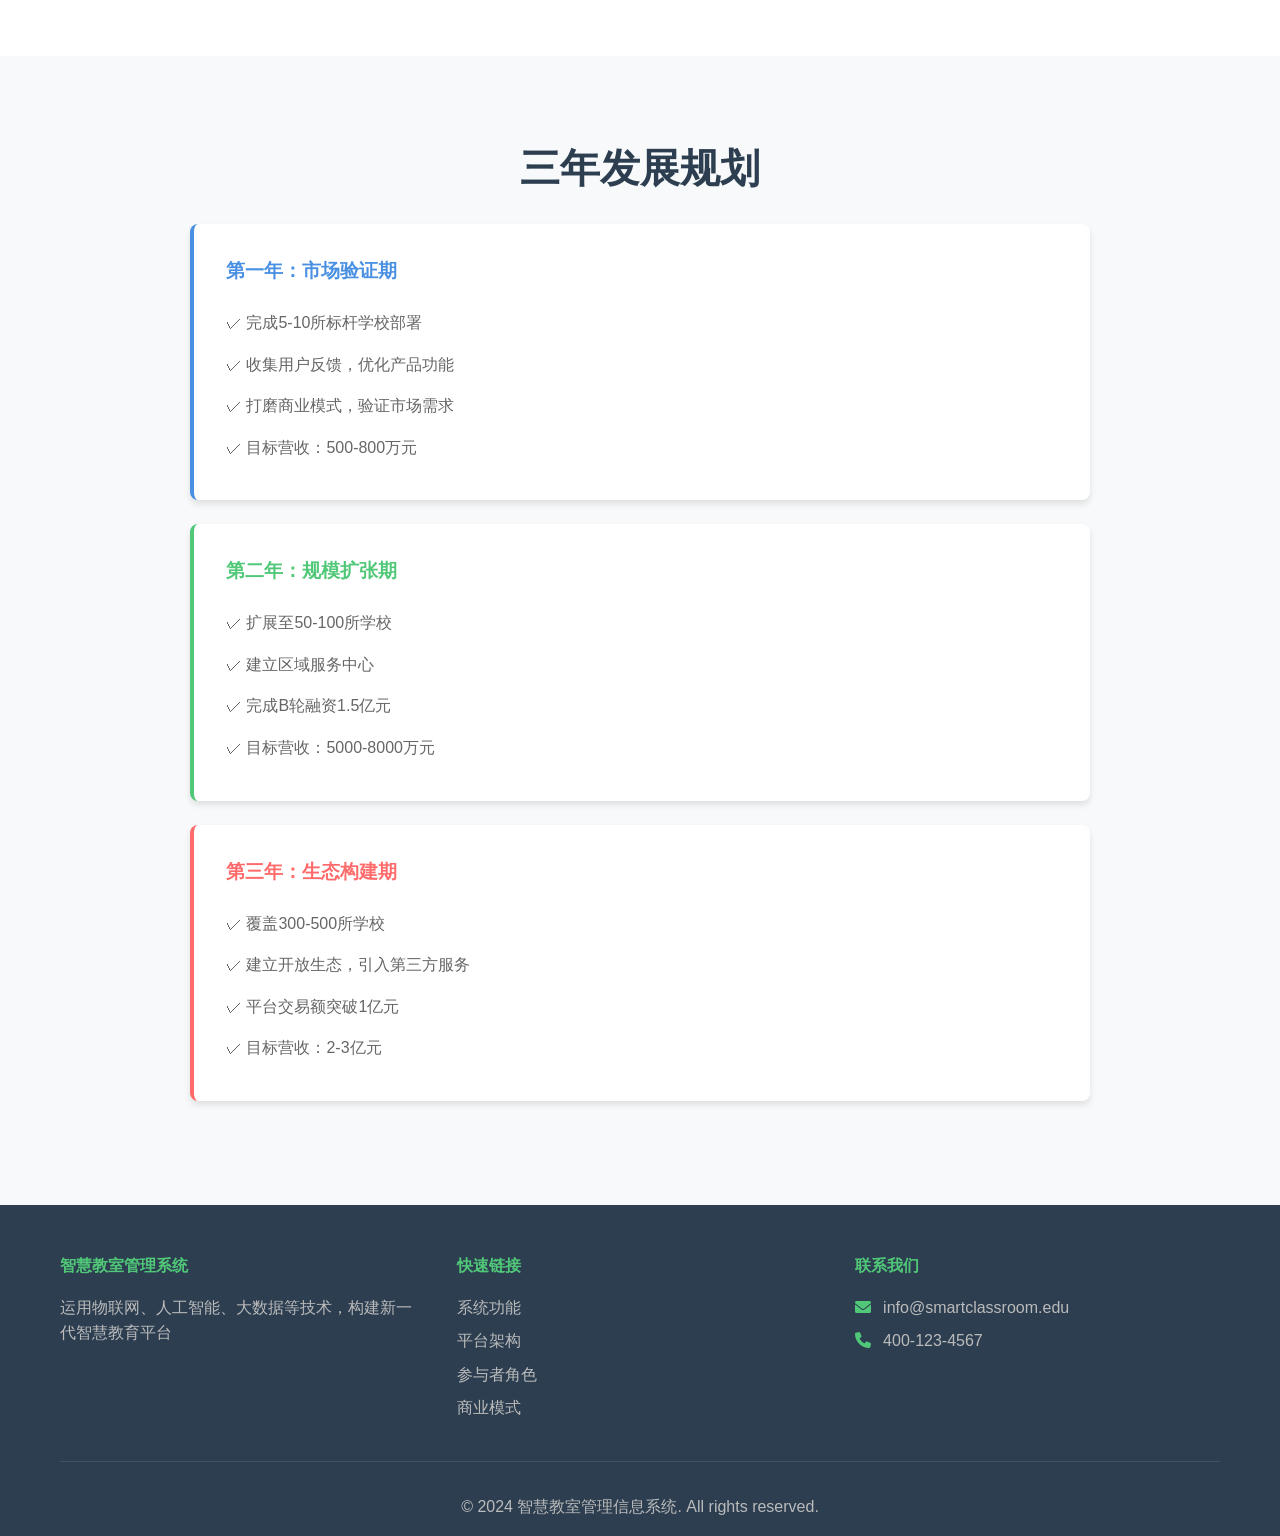
<file: smart-classroom/business.html>
<!DOCTYPE html>
<html lang="zh-CN">
<head>
    <meta charset="UTF-8">
    <meta name="viewport" content="width=device-width, initial-scale=1.0">
    <title>商业模式 - 智慧教室管理信息系统</title>
    <link rel="stylesheet" href="css/style.css">
    <link rel="stylesheet" href="https://cdnjs.cloudflare.com/ajax/libs/font-awesome/6.0.0/css/all.min.css">
    <style>
        .revenue-card {
            background: white;
            padding: 2rem;
            border-radius: var(--border-radius);
            box-shadow: 0 4px 6px rgba(0,0,0,0.1);
            margin: 1.5rem 0;
            transition: var(--transition);
        }
        .revenue-card:hover {
            transform: translateY(-5px);
            box-shadow: 0 8px 16px rgba(0,0,0,0.15);
        }
        .revenue-header {
            display: flex;
            align-items: center;
            gap: 1.5rem;
            margin-bottom: 1.5rem;
            padding-bottom: 1rem;
            border-bottom: 2px solid var(--light-color);
        }
        .revenue-icon {
            width: 70px;
            height: 70px;
            background: linear-gradient(135deg, var(--primary-color), var(--secondary-color));
            border-radius: 12px;
            display: flex;
            align-items: center;
            justify-content: center;
            color: white;
            font-size: 2rem;
        }
        .revenue-title h3 {
            color: var(--dark-color);
            margin-bottom: 0.3rem;
        }
        .revenue-type {
            color: var(--primary-color);
            font-weight: 600;
        }
        .cost-section {
            background: #f8f9fa;
            padding: 2rem;
            border-radius: var(--border-radius);
            margin: 2rem 0;
        }
        .cost-grid {
            display: grid;
            grid-template-columns: repeat(auto-fit, minmax(250px, 1fr));
            gap: 1.5rem;
            margin-top: 1.5rem;
        }
        .cost-item {
            background: white;
            padding: 1.5rem;
            border-radius: 8px;
            border-left: 4px solid var(--accent-color);
        }
        .cost-item h4 {
            color: var(--dark-color);
            margin-bottom: 1rem;
        }
        .cost-item ul {
            list-style: none;
            padding: 0;
        }
        .cost-item li {
            padding: 0.4rem 0;
            color: #666;
        }
        .cost-item li::before {
            content: '• ';
            color: var(--accent-color);
            font-weight: bold;
        }
        .challenge-grid {
            display: grid;
            grid-template-columns: repeat(auto-fit, minmax(300px, 1fr));
            gap: 2rem;
        }
        .challenge-card {
            background: white;
            padding: 2rem;
            border-radius: var(--border-radius);
            box-shadow: 0 4px 6px rgba(0,0,0,0.1);
        }
        .challenge-card h4 {
            color: var(--primary-color);
            margin-bottom: 1rem;
            font-size: 1.3rem;
        }
        .challenge-badge {
            display: inline-block;
            padding: 0.4rem 0.8rem;
            border-radius: 20px;
            font-size: 0.85rem;
            font-weight: 600;
            margin-bottom: 1rem;
        }
        .badge-high { background: #FFE5E5; color: #D32F2F; }
        .badge-medium { background: #FFF3CD; color: #F57C00; }
        .badge-low { background: #E8F5E9; color: #388E3C; }
    </style>
</head>
<body>
    <!-- 导航栏 -->
    <nav class="navbar">
        <div class="container">
            <div class="nav-brand">
                <i class="fas fa-brain"></i>
                <span>智慧教室管理系统</span>
            </div>
            <ul class="nav-menu">
                <li><a href="index.html">首页</a></li>
                <li><a href="features.html">系统功能</a></li>
                <li><a href="architecture.html">平台架构</a></li>
                <li><a href="roles.html">参与者角色</a></li>
                <li><a href="business.html" class="active">商业模式</a></li>
            </ul>
            <div class="hamburger">
                <span></span>
                <span></span>
                <span></span>
            </div>
        </div>
    </nav>

    <!-- 页面标题 -->
    <section class="hero" style="padding: 60px 0;">
        <div class="hero-overlay"></div>
        <div class="container hero-content">
            <h1 class="hero-title" style="font-size: 2.5rem;">商业模式设计</h1>
            <p class="hero-subtitle" style="font-size: 1.2rem;">多元化盈利模式，可持续发展</p>
        </div>
    </section>

    <!-- 盈利模式 -->
    <section class="section">
        <div class="container">
            <h2 class="section-title">五大盈利模式</h2>
            <p class="section-subtitle">构建多元化、可持续的收入来源</p>

            <!-- 基础建设费 -->
            <div class="revenue-card">
                <div class="revenue-header">
                    <div class="revenue-icon">
                        <i class="fas fa-building"></i>
                    </div>
                    <div class="revenue-title">
                        <h3>1. 基础建设费</h3>
                        <span class="revenue-type">一次性收入 | 初期投入</span>
                    </div>
                </div>
                <div style="display: grid; grid-template-columns: repeat(auto-fit, minmax(250px, 1fr)); gap: 1.5rem;">
                    <div>
                        <h4 style="color: var(--primary-color); margin-bottom: 0.8rem;">硬件采购</h4>
                        <ul style="list-style: none; padding: 0;">
                            <li style="padding: 0.3rem 0; color: #666;">✓ 环境传感器（温湿度、光照、CO₂等）</li>
                            <li style="padding: 0.3rem 0; color: #666;">✓ 视觉设备（摄像头、拾音器）</li>
                            <li style="padding: 0.3rem 0; color: #666;">✓ 智能控制设备（门禁、开关、空调）</li>
                            <li style="padding: 0.3rem 0; color: #666;">✓ 物联网网关与边缘计算节点</li>
                        </ul>
                    </div>
                    <div>
                        <h4 style="color: var(--primary-color); margin-bottom: 0.8rem;">系统部署</h4>
                        <ul style="list-style: none; padding: 0;">
                            <li style="padding: 0.3rem 0; color: #666;">✓ 软件系统安装与配置</li>
                            <li style="padding: 0.3rem 0; color: #666;">✓ 数据迁移与系统集成</li>
                            <li style="padding: 0.3rem 0; color: #666;">✓ 网络改造与优化</li>
                            <li style="padding: 0.3rem 0; color: #666;">✓ 人员培训与上线支持</li>
                        </ul>
                    </div>
                    <div style="background: linear-gradient(135deg, #667eea 0%, #764ba2 100%); color: white; padding: 1.5rem; border-radius: 8px;">
                        <h4 style="margin-bottom: 0.8rem;">投资规模参考</h4>
                        <p style="opacity: 0.9; margin-bottom: 0.5rem;">中型高校示例：</p>
                        <p style="opacity: 0.9; margin-bottom: 0.5rem;">• 学生规模：2万人</p>
                        <p style="opacity: 0.9; margin-bottom: 0.5rem;">• 教室数量：300间</p>
                        <p style="font-size: 1.5rem; font-weight: bold; margin-top: 1rem;">总投资：600-800万元</p>
                    </div>
                </div>
            </div>

            <!-- SaaS订阅费 -->
            <div class="revenue-card">
                <div class="revenue-header">
                    <div class="revenue-icon">
                        <i class="fas fa-sync-alt"></i>
                    </div>
                    <div class="revenue-title">
                        <h3>2. SaaS订阅费</h3>
                        <span class="revenue-type">持续性收入 | 按年收费</span>
                    </div>
                </div>
                <div style="display: grid; grid-template-columns: repeat(auto-fit, minmax(250px, 1fr)); gap: 1.5rem;">
                    <div>
                        <h4 style="color: var(--primary-color); margin-bottom: 0.8rem;">收费模式</h4>
                        <ul style="list-style: none; padding: 0;">
                            <li style="padding: 0.3rem 0; color: #666;">✓ 按学生数量阶梯定价</li>
                            <li style="padding: 0.3rem 0; color: #666;">✓ 包年订阅优惠</li>
                            <li style="padding: 0.3rem 0; color: #666;">✓ 多年签约折扣</li>
                        </ul>
                    </div>
                    <div>
                        <h4 style="color: var(--primary-color); margin-bottom: 0.8rem;">服务内容</h4>
                        <ul style="list-style: none; padding: 0;">
                            <li style="padding: 0.3rem 0; color: #666;">✓ 系统运维与升级</li>
                            <li style="padding: 0.3rem 0; color: #666;">✓ 7×24小时技术支持</li>
                            <li style="padding: 0.3rem 0; color: #666;">✓ 云存储与数据备份</li>
                            <li style="padding: 0.3rem 0; color: #666;">✓ 定期培训与咨询</li>
                        </ul>
                    </div>
                    <div style="background: linear-gradient(135deg, #50C878 0%, #48A868 100%); color: white; padding: 1.5rem; border-radius: 8px;">
                        <h4 style="margin-bottom: 0.8rem;">收入预估</h4>
                        <p style="opacity: 0.9; margin-bottom: 0.5rem;">2万学生学校：</p>
                        <p style="opacity: 0.9; margin-bottom: 0.5rem;">• 每生每年：50-80元</p>
                        <p style="font-size: 1.5rem; font-weight: bold; margin-top: 1rem;">年收入：100-160万元</p>
                    </div>
                </div>
            </div>

            <!-- 增值服务费 -->
            <div class="revenue-card">
                <div class="revenue-header">
                    <div class="revenue-icon">
                        <i class="fas fa-star"></i>
                    </div>
                    <div class="revenue-title">
                        <h3>3. 增值服务费</h3>
                        <span class="revenue-type">可选模块 | 按需购买</span>
                    </div>
                </div>
                <div style="display: grid; grid-template-columns: repeat(auto-fit, minmax(250px, 1fr)); gap: 1.5rem;">
                    <div style="background: #f8f9fa; padding: 1.5rem; border-radius: 8px;">
                        <h4 style="color: var(--primary-color); margin-bottom: 0.8rem;">AI助教模块</h4>
                        <p style="color: #666; margin-bottom: 1rem;">24小时智能答疑、个性化学习推荐</p>
                        <p style="font-size: 1.3rem; font-weight: bold; color: var(--dark-color);">20万元/年</p>
                    </div>
                    <div style="background: #f8f9fa; padding: 1.5rem; border-radius: 8px;">
                        <h4 style="color: var(--primary-color); margin-bottom: 0.8rem;">高级数据分析</h4>
                        <p style="color: #666; margin-bottom: 1rem;">深度学情分析、教学质量评估</p>
                        <p style="font-size: 1.3rem; font-weight: bold; color: var(--dark-color);">15万元/年</p>
                    </div>
                    <div style="background: #f8f9fa; padding: 1.5rem; border-radius: 8px;">
                        <h4 style="color: var(--primary-color); margin-bottom: 0.8rem;">4K录直播系统</h4>
                        <p style="color: #666; margin-bottom: 1rem;">多机位智能录播、精品课程制作</p>
                        <p style="font-size: 1.3rem; font-weight: bold; color: var(--dark-color);">30万元/年</p>
                    </div>
                    <div style="background: #f8f9fa; padding: 1.5rem; border-radius: 8px;">
                        <h4 style="color: var(--primary-color); margin-bottom: 0.8rem;">定制化开发</h4>
                        <p style="color: #666; margin-bottom: 1rem;">特殊需求功能开发、系统对接</p>
                        <p style="font-size: 1.3rem; font-weight: bold; color: var(--dark-color);">按项目报价</p>
                    </div>
                </div>
            </div>

            <!-- 平台交易佣金 -->
            <div class="revenue-card">
                <div class="revenue-header">
                    <div class="revenue-icon">
                        <i class="fas fa-handshake"></i>
                    </div>
                    <div class="revenue-title">
                        <h3>4. 平台交易佣金</h3>
                        <span class="revenue-type">生态收入 | 抽成模式</span>
                    </div>
                </div>
                <div style="display: grid; grid-template-columns: repeat(auto-fit, minmax(250px, 1fr)); gap: 1.5rem;">
                    <div>
                        <h4 style="color: var(--primary-color); margin-bottom: 0.8rem;">设备商城</h4>
                        <p style="color: #666; margin-bottom: 0.5rem;">学校采购智能硬件设备</p>
                        <p style="color: var(--secondary-color); font-weight: bold;">佣金比例：5-8%</p>
                    </div>
                    <div>
                        <h4 style="color: var(--primary-color); margin-bottom: 0.8rem;">第三方服务</h4>
                        <p style="color: #666; margin-bottom: 0.5rem;">教育机构入驻提供服务</p>
                        <p style="color: var(--secondary-color); font-weight: bold;">佣金比例：10-15%</p>
                    </div>
                    <div>
                        <h4 style="color: var(--primary-color); margin-bottom: 0.8rem;">内容市场</h4>
                        <p style="color: #666; margin-bottom: 0.5rem;">教学资源、课程交易</p>
                        <p style="color: var(--secondary-color); font-weight: bold;">佣金比例：20%</p>
                    </div>
                </div>
                <div style="background: linear-gradient(135deg, #FF6B6B 0%, #E85A5A 100%); color: white; padding: 1.5rem; border-radius: 8px; margin-top: 1.5rem;">
                    <h4 style="margin-bottom: 0.8rem;"><i class="fas fa-chart-line"></i> 生态价值</h4>
                    <p style="opacity: 0.9;">随着平台用户规模扩大，生态交易额将快速增长。预计3年后平台交易佣金将成为重要收入来源，占总收入的20-30%。</p>
                </div>
            </div>

            <!-- 数据服务费 -->
            <div class="revenue-card">
                <div class="revenue-header">
                    <div class="revenue-icon">
                        <i class="fas fa-chart-pie"></i>
                    </div>
                    <div class="revenue-title">
                        <h3>5. 数据服务费</h3>
                        <span class="revenue-type">长期价值 | 咨询服务</span>
                    </div>
                </div>
                <div style="display: grid; grid-template-columns: repeat(auto-fit, minmax(250px, 1fr)); gap: 1.5rem;">
                    <div>
                        <h4 style="color: var(--primary-color); margin-bottom: 0.8rem;">行业分析报告</h4>
                        <p style="color: #666; margin-bottom: 0.5rem;">匿名化数据统计、行业趋势分析</p>
                        <p style="color: #666; margin-bottom: 0.5rem;">目标客户：教育局、研究机构</p>
                        <p style="color: var(--secondary-color); font-weight: bold;">5-10万元/份</p>
                    </div>
                    <div>
                        <h4 style="color: var(--primary-color); margin-bottom: 0.8rem;">决策咨询服务</h4>
                        <p style="color: #666; margin-bottom: 0.5rem;">智慧校园规划、投资评估</p>
                        <p style="color: #666; margin-bottom: 0.5rem;">目标客户：高校、教育集团</p>
                        <p style="color: var(--secondary-color); font-weight: bold;">50-100万元/项目</p>
                    </div>
                </div>
                <div style="background: #f8f9fa; padding: 1.5rem; border-radius: 8px; margin-top: 1.5rem;">
                    <p style="color: #666;"><i class="fas fa-info-circle" style="color: var(--primary-color);"></i> <strong>数据安全承诺：</strong>所有数据服务均基于匿名化、脱敏处理后的聚合数据，严格遵守数据安全与隐私保护法规，不泄露任何个人或学校敏感信息。</p>
                </div>
            </div>
        </div>
    </section>

    <!-- 成本结构 -->
    <section class="section bg-light">
        <div class="container">
            <h2 class="section-title">成本结构分析</h2>
            
            <div class="cost-section">
                <h3 style="color: var(--primary-color); margin-bottom: 1.5rem;"><i class="fas fa-coins"></i> 固定成本</h3>
                <div class="cost-grid">
                    <div class="cost-item">
                        <h4>研发投入</h4>
                        <ul>
                            <li>系统开发与迭代</li>
                            <li>AI算法优化</li>
                            <li>新功能研发</li>
                            <li>技术专利申请</li>
                        </ul>
                    </div>
                    <div class="cost-item">
                        <h4>人员工资</h4>
                        <ul>
                            <li>技术团队（30-50人）</li>
                            <li>运营团队（20-30人）</li>
                            <li>销售团队（10-20人）</li>
                            <li>管理团队（5-10人）</li>
                        </ul>
                    </div>
                    <div class="cost-item">
                        <h4>服务器费用</h4>
                        <ul>
                            <li>云服务器租用</li>
                            <li>带宽费用</li>
                            <li>存储费用</li>
                            <li>CDN加速</li>
                        </ul>
                    </div>
                    <div class="cost-item">
                        <h4>运营费用</h4>
                        <ul>
                            <li>办公场地租金</li>
                            <li>市场营销推广</li>
                            <li>行政管理费用</li>
                            <li>法律合规成本</li>
                        </ul>
                    </div>
                </div>
            </div>

            <div class="cost-section">
                <h3 style="color: var(--accent-color); margin-bottom: 1.5rem;"><i class="fas fa-chart-line"></i> 可变成本</h3>
                <div class="cost-grid">
                    <div class="cost-item" style="border-left-color: var(--primary-color);">
                        <h4>硬件采购</h4>
                        <ul>
                            <li>随客户数量线性增长</li>
                            <li>批量采购享受折扣</li>
                            <li>供应链管理优化</li>
                        </ul>
                    </div>
                    <div class="cost-item" style="border-left-color: var(--primary-color);">
                        <h4>实施部署</h4>
                        <ul>
                            <li>每所学校20-30万元</li>
                            <li>人工现场安装调试</li>
                            <li>培训与上线支持</li>
                        </ul>
                    </div>
                    <div class="cost-item" style="border-left-color: var(--primary-color);">
                        <h4>运维支持</h4>
                        <ul>
                            <li>7×24小时客服</li>
                            <li>现场技术支持</li>
                            <li>定期巡检维护</li>
                        </ul>
                    </div>
                </div>
            </div>

            <div style="background: linear-gradient(135deg, #667eea 0%, #764ba2 100%); color: white; padding: 2rem; border-radius: 8px; margin-top: 2rem;">
                <h3 style="margin-bottom: 1rem;"><i class="fas fa-balance-scale"></i> 规模经济效应</h3>
                <p style="opacity: 0.9; margin-bottom: 1rem;">随着服务学校数量增加，单位成本将显著下降：</p>
                <div style="display: grid; grid-template-columns: repeat(auto-fit, minmax(200px, 1fr)); gap: 1.5rem;">
                    <div>
                        <h4>10所学校</h4>
                        <p>单校成本：100万/年</p>
                    </div>
                    <div>
                        <h4>50所学校</h4>
                        <p>单校成本：70万/年</p>
                    </div>
                    <div>
                        <h4>100所学校</h4>
                        <p>单校成本：50万/年</p>
                    </div>
                    <div>
                        <h4>500所学校</h4>
                        <p>单校成本：30万/年</p>
                    </div>
                </div>
            </div>
        </div>
    </section>

    <!-- 实施挑战 -->
    <section class="section">
        <div class="container">
            <h2 class="section-title">实施挑战与应对</h2>
            <p class="section-subtitle">识别关键风险，制定应对策略</p>
            
            <div class="challenge-grid">
                <div class="challenge-card">
                    <span class="challenge-badge badge-high">高风险</span>
                    <h4><i class="fas fa-cogs"></i> 技术实施难点</h4>
                    <p style="color: #666; margin-bottom: 1rem;"><strong>问题：</strong>系统集成复杂，需对接10+异构系统</p>
                    <p style="color: #666;"><strong>应对：</strong>采用ESB企业服务总线统一接口管理，制定标准数据交换协议</p>
                </div>

                <div class="challenge-card">
                    <span class="challenge-badge badge-high">高风险</span>
                    <h4><i class="fas fa-database"></i> 数据孤岛打破</h4>
                    <p style="color: #666; margin-bottom: 1rem;"><strong>问题：</strong>各部门数据格式不统一，历史数据质量差</p>
                    <p style="color: #666;"><strong>应对：</strong>建立MDM主数据管理平台，统一数据字典，数据清洗工具+人工核验</p>
                </div>

                <div class="challenge-card">
                    <span class="challenge-badge badge-medium">中风险</span>
                    <h4><i class="fas fa-users"></i> 用户习惯改变</h4>
                    <p style="color: #666; margin-bottom: 1rem;"><strong>问题：</strong>师生习惯传统流程，对新系统抵触</p>
                    <p style="color: #666;"><strong>应对：</strong>分批培训，设置过渡期，激励早期使用者</p>
                </div>

                <div class="challenge-card">
                    <span class="challenge-badge badge-high">高风险</span>
                    <h4><i class="fas fa-money-bill-wave"></i> 预算获批</h4>
                    <p style="color: #666; margin-bottom: 1rem;"><strong>问题：</strong>学校经费紧张，一次性投入大</p>
                    <p style="color: #666;"><strong>应对：</strong>强调节能收益，提供分期方案，申请政府专项资金</p>
                </div>

                <div class="challenge-card">
                    <span class="challenge-badge badge-medium">中风险</span>
                    <h4><i class="fas fa-user-shield"></i> 隐私争议</h4>
                    <p style="color: #666; margin-bottom: 1rem;"><strong>问题：</strong>部分师生担心被监控，引发隐私焦虑</p>
                    <p style="color: #666;"><strong>应对：</strong>召开听证会，公开隐私保护措施，提供退出机制</p>
                </div>

                <div class="challenge-card">
                    <span class="challenge-badge badge-low">低风险</span>
                    <h4><i class="fas fa-sync-alt"></i> 持续运营</h4>
                    <p style="color: #666; margin-bottom: 1rem;"><strong>问题：</strong>系统上线后使用率下降</p>
                    <p style="color: #666;"><strong>应对：</strong>设立专职运营团队，定期举办活动，持续功能迭代</p>
                </div>
            </div>
        </div>
    </section>

    <!-- 发展规划 -->
    <section class="section bg-light">
        <div class="container">
            <h2 class="section-title">三年发展规划</h2>
            <div style="max-width: 900px; margin: 0 auto;">
                <div style="background: white; padding: 2rem; border-radius: 8px; box-shadow: 0 4px 6px rgba(0,0,0,0.1); margin: 1.5rem 0; border-left: 4px solid var(--primary-color);">
                    <h3 style="color: var(--primary-color); margin-bottom: 1rem;">第一年：市场验证期</h3>
                    <ul style="list-style: none; padding: 0;">
                        <li style="padding: 0.5rem 0; color: #666;">✓ 完成5-10所标杆学校部署</li>
                        <li style="padding: 0.5rem 0; color: #666;">✓ 收集用户反馈，优化产品功能</li>
                        <li style="padding: 0.5rem 0; color: #666;">✓ 打磨商业模式，验证市场需求</li>
                        <li style="padding: 0.5rem 0; color: #666;">✓ 目标营收：500-800万元</li>
                    </ul>
                </div>

                <div style="background: white; padding: 2rem; border-radius: 8px; box-shadow: 0 4px 6px rgba(0,0,0,0.1); margin: 1.5rem 0; border-left: 4px solid var(--secondary-color);">
                    <h3 style="color: var(--secondary-color); margin-bottom: 1rem;">第二年：规模扩张期</h3>
                    <ul style="list-style: none; padding: 0;">
                        <li style="padding: 0.5rem 0; color: #666;">✓ 扩展至50-100所学校</li>
                        <li style="padding: 0.5rem 0; color: #666;">✓ 建立区域服务中心</li>
                        <li style="padding: 0.5rem 0; color: #666;">✓ 完成B轮融资1.5亿元</li>
                        <li style="padding: 0.5rem 0; color: #666;">✓ 目标营收：5000-8000万元</li>
                    </ul>
                </div>

                <div style="background: white; padding: 2rem; border-radius: 8px; box-shadow: 0 4px 6px rgba(0,0,0,0.1); margin: 1.5rem 0; border-left: 4px solid var(--accent-color);">
                    <h3 style="color: var(--accent-color); margin-bottom: 1rem;">第三年：生态构建期</h3>
                    <ul style="list-style: none; padding: 0;">
                        <li style="padding: 0.5rem 0; color: #666;">✓ 覆盖300-500所学校</li>
                        <li style="padding: 0.5rem 0; color: #666;">✓ 建立开放生态，引入第三方服务</li>
                        <li style="padding: 0.5rem 0; color: #666;">✓ 平台交易额突破1亿元</li>
                        <li style="padding: 0.5rem 0; color: #666;">✓ 目标营收：2-3亿元</li>
                    </ul>
                </div>
            </div>
        </div>
    </section>

    <!-- 页脚 -->
    <footer class="footer">
        <div class="container">
            <div class="footer-content">
                <div class="footer-section">
                    <h4>智慧教室管理系统</h4>
                    <p>运用物联网、人工智能、大数据等技术，构建新一代智慧教育平台</p>
                </div>
                <div class="footer-section">
                    <h4>快速链接</h4>
                    <ul>
                        <li><a href="features.html">系统功能</a></li>
                        <li><a href="architecture.html">平台架构</a></li>
                        <li><a href="roles.html">参与者角色</a></li>
                        <li><a href="business.html">商业模式</a></li>
                    </ul>
                </div>
                <div class="footer-section">
                    <h4>联系我们</h4>
                    <p><i class="fas fa-envelope"></i> info@smartclassroom.edu</p>
                    <p><i class="fas fa-phone"></i> 400-123-4567</p>
                </div>
            </div>
            <div class="footer-bottom">
                <p>&copy; 2024 智慧教室管理信息系统. All rights reserved.</p>
            </div>
        </div>
    </footer>

    <script src="js/script.js"></script>
</body>
</html>
</file>
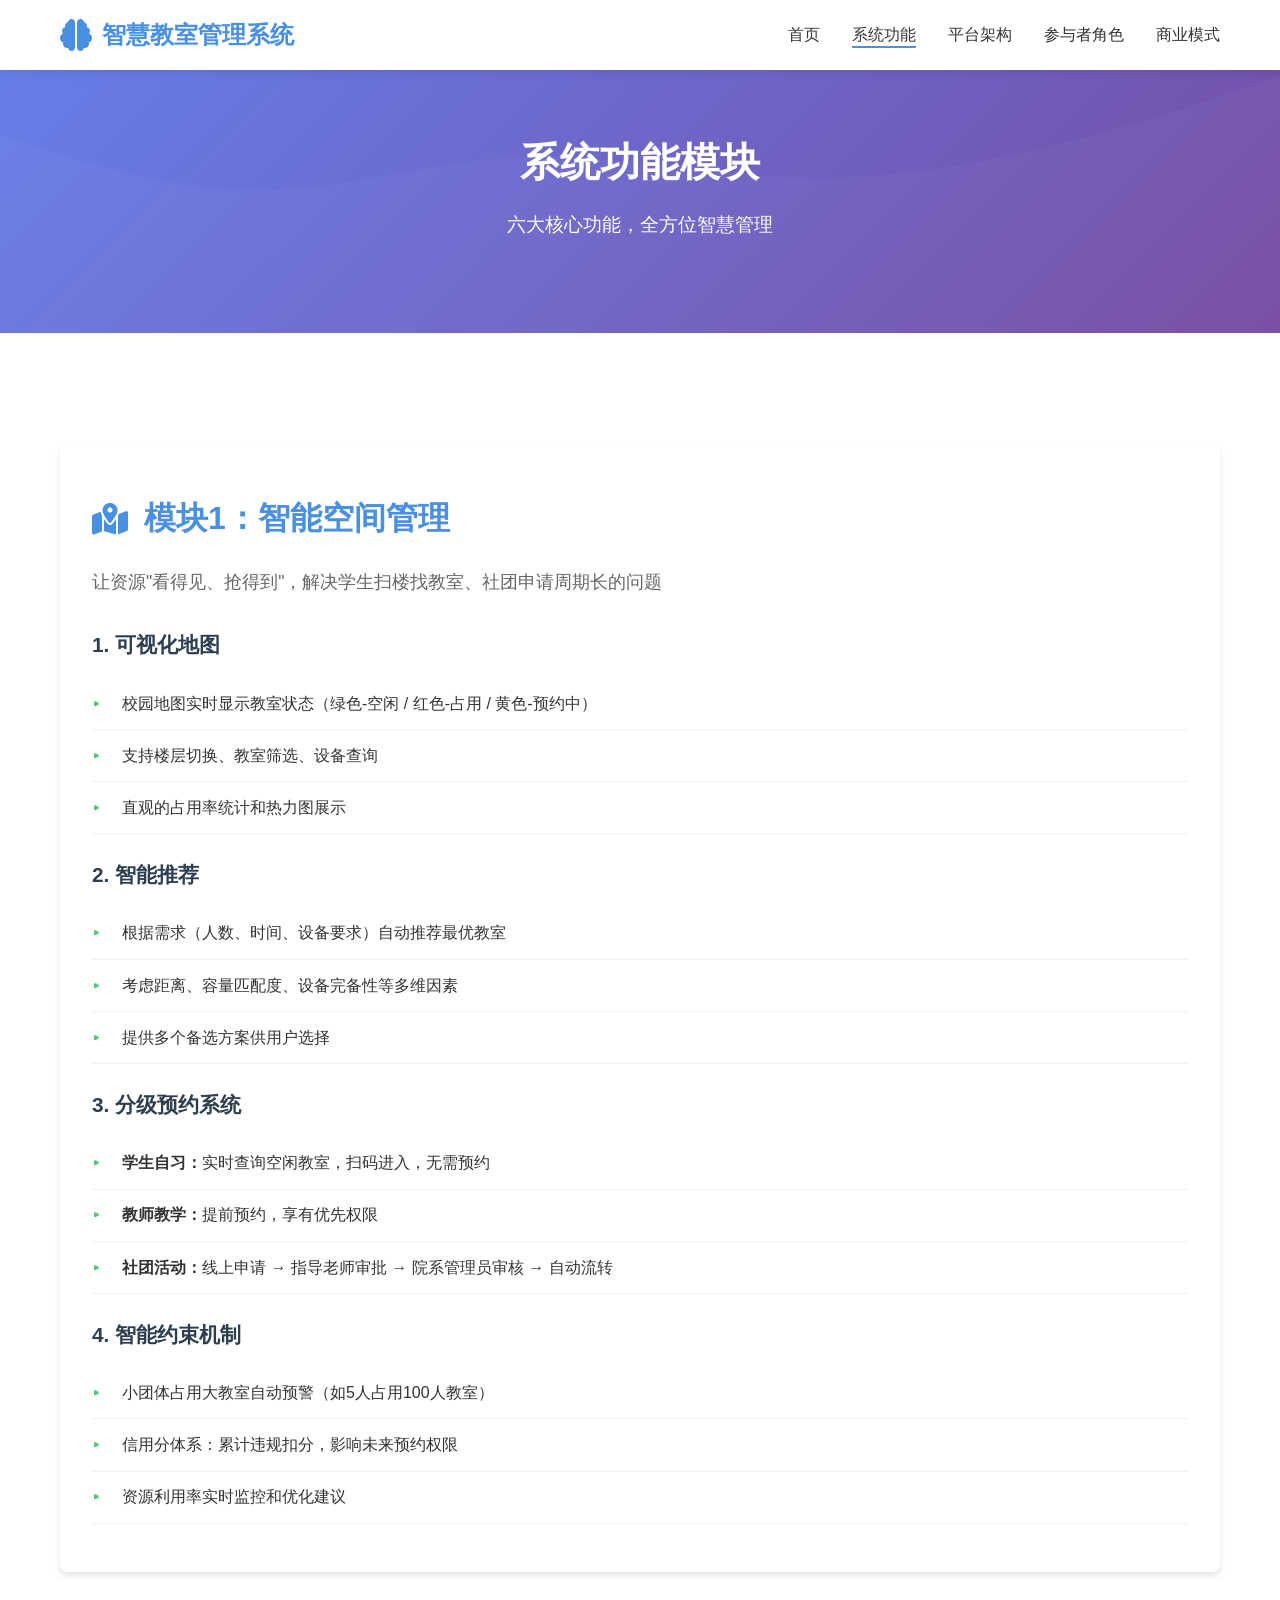
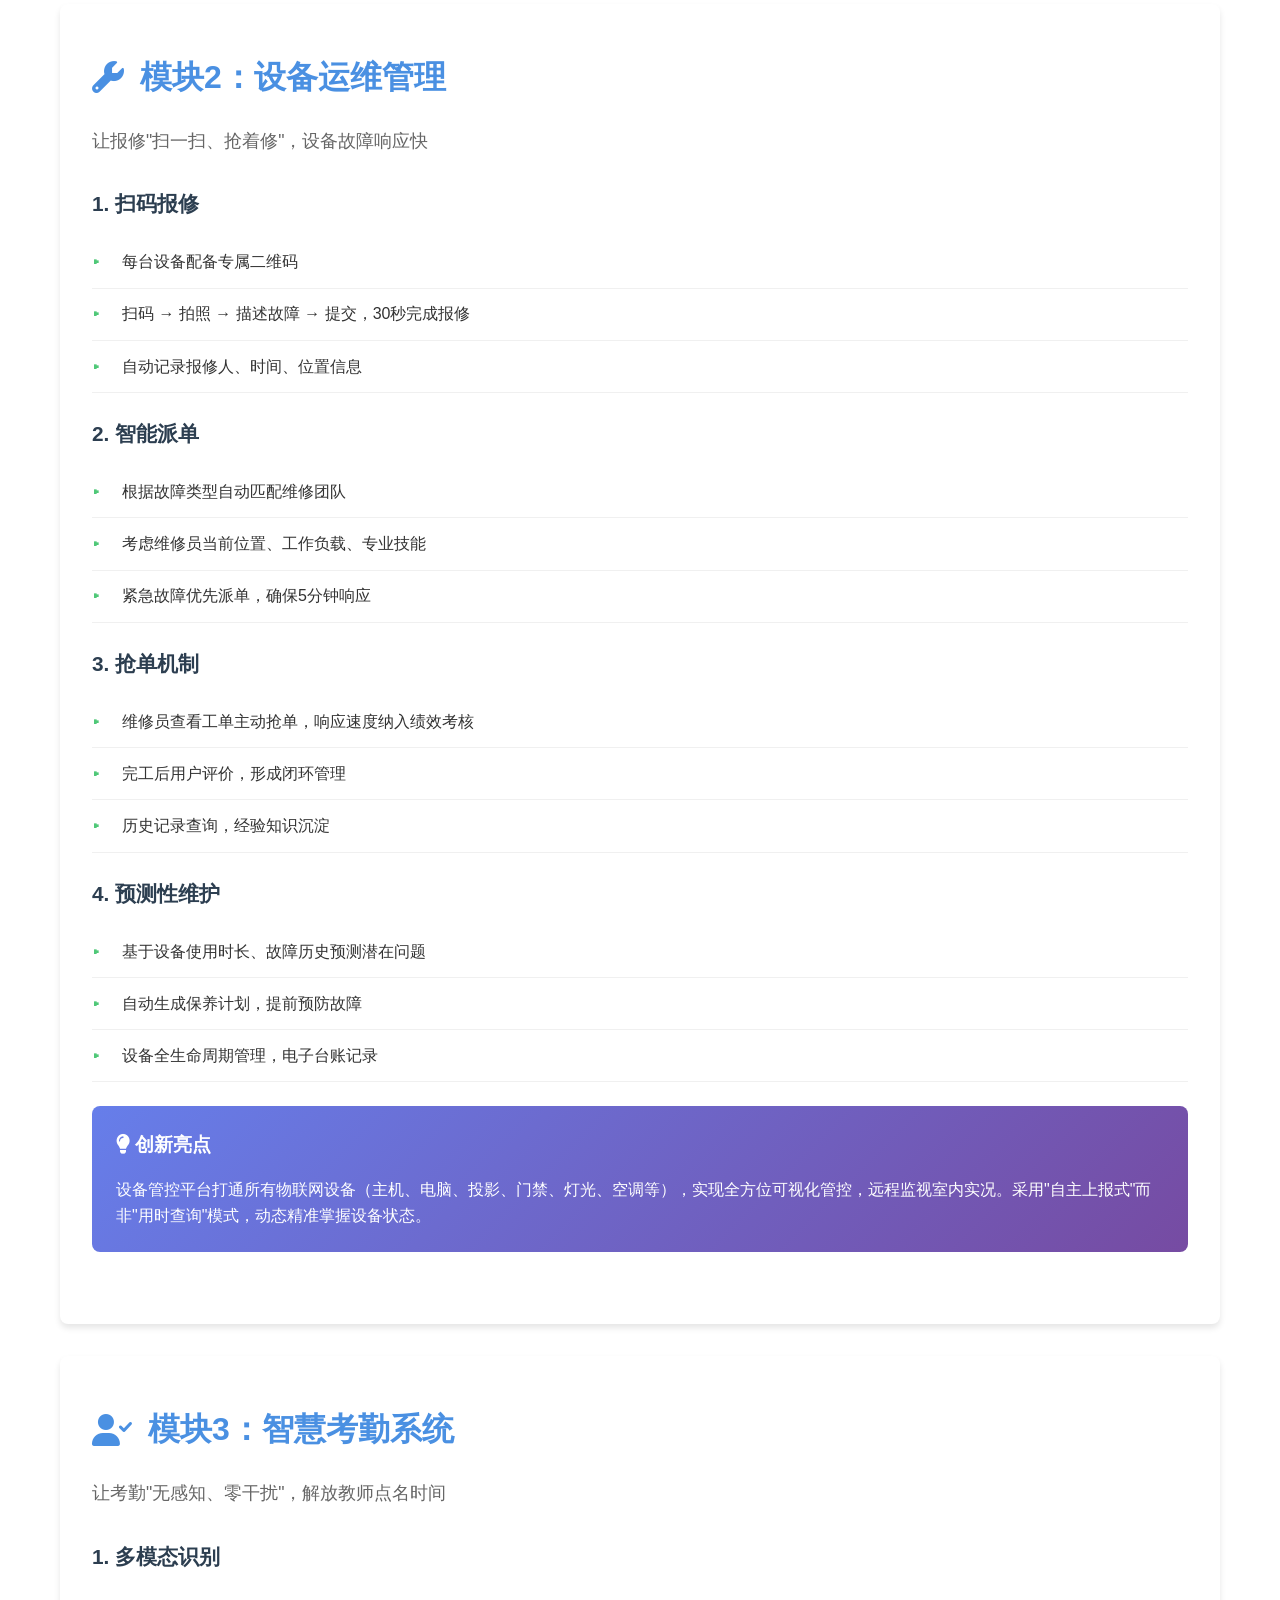
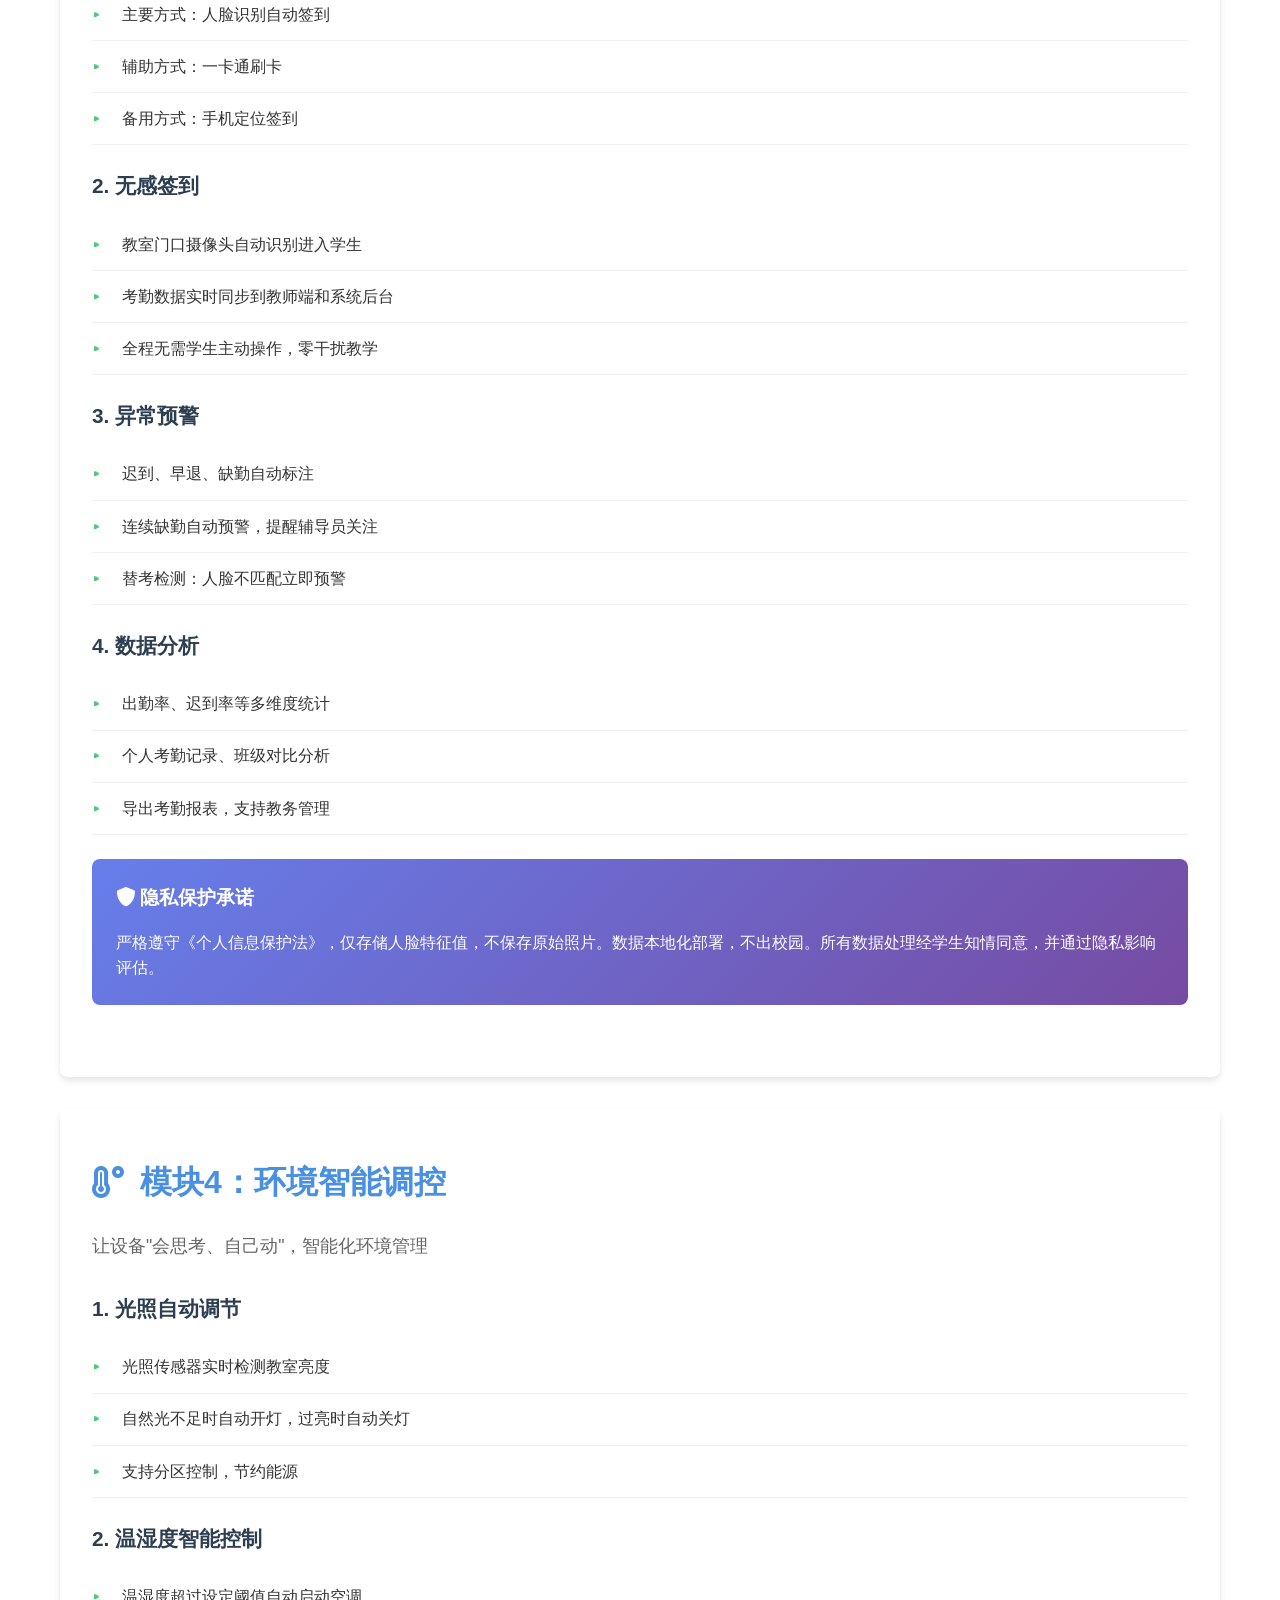
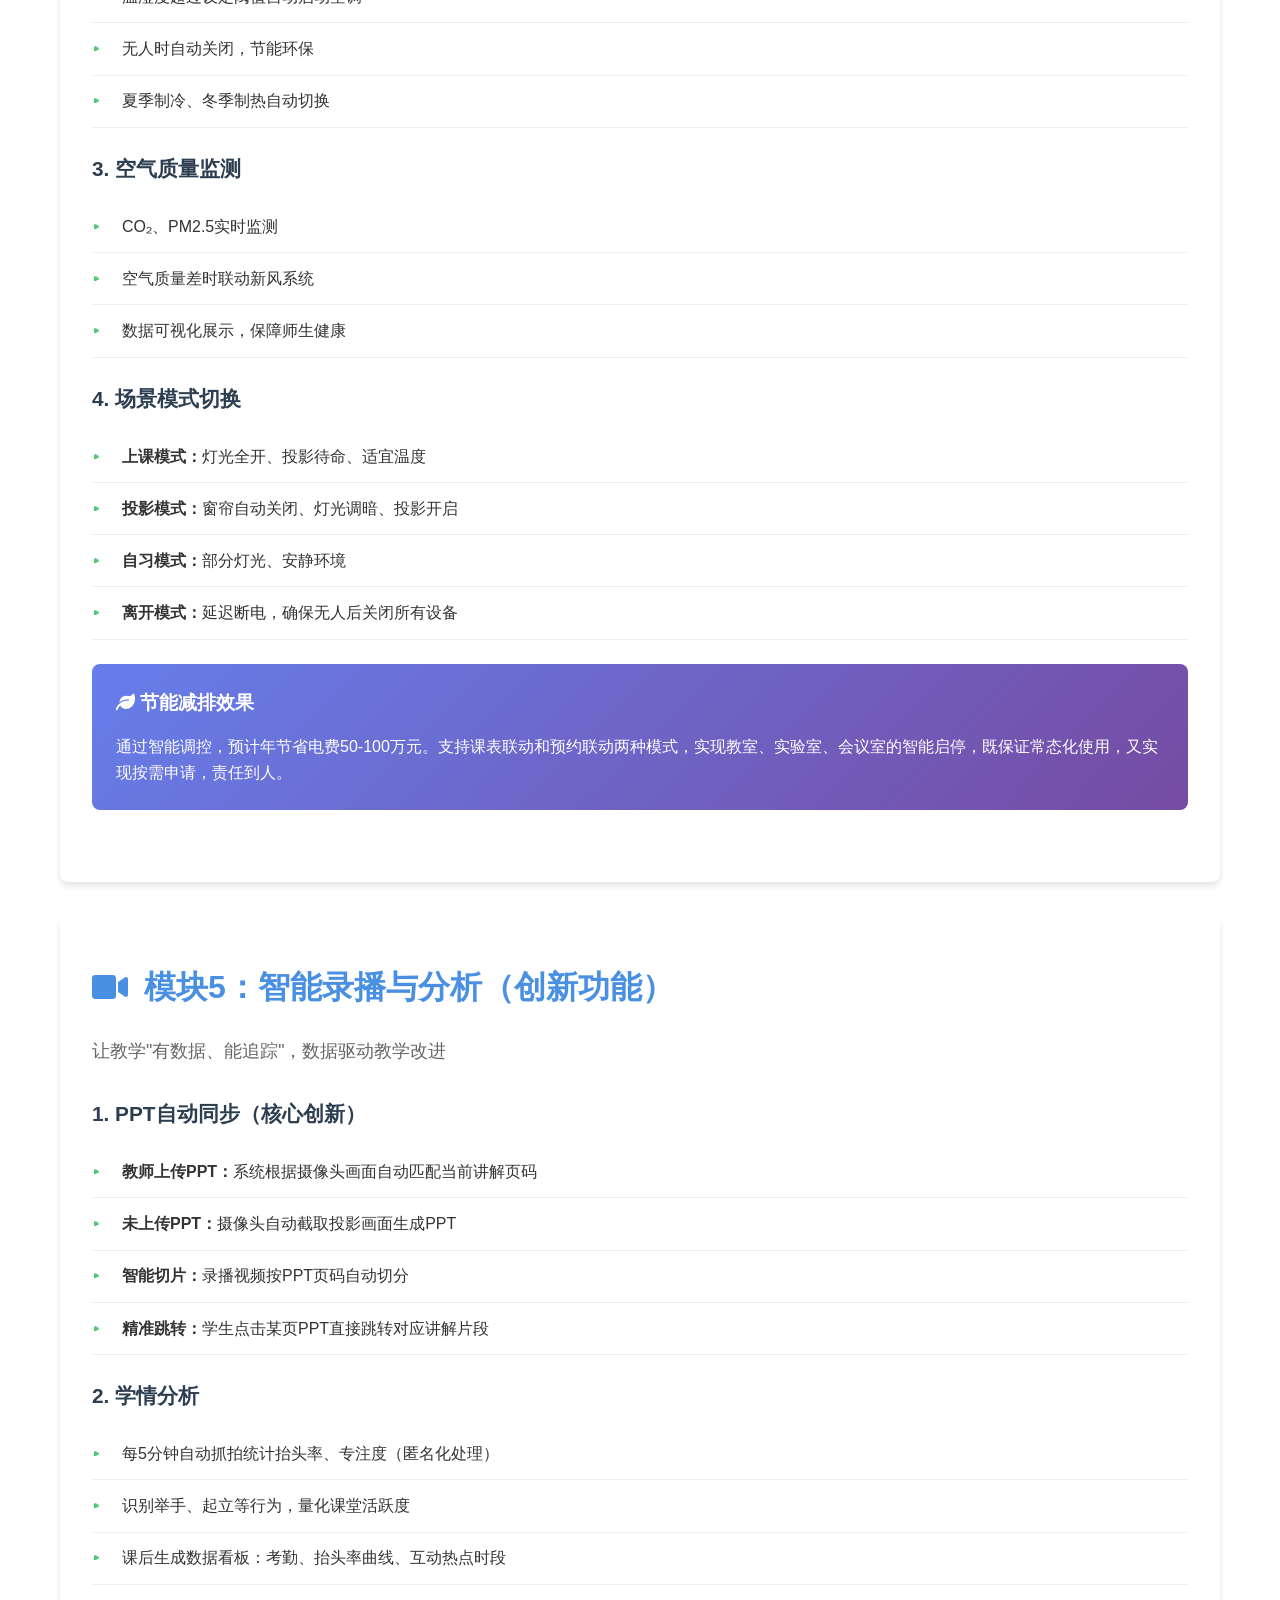
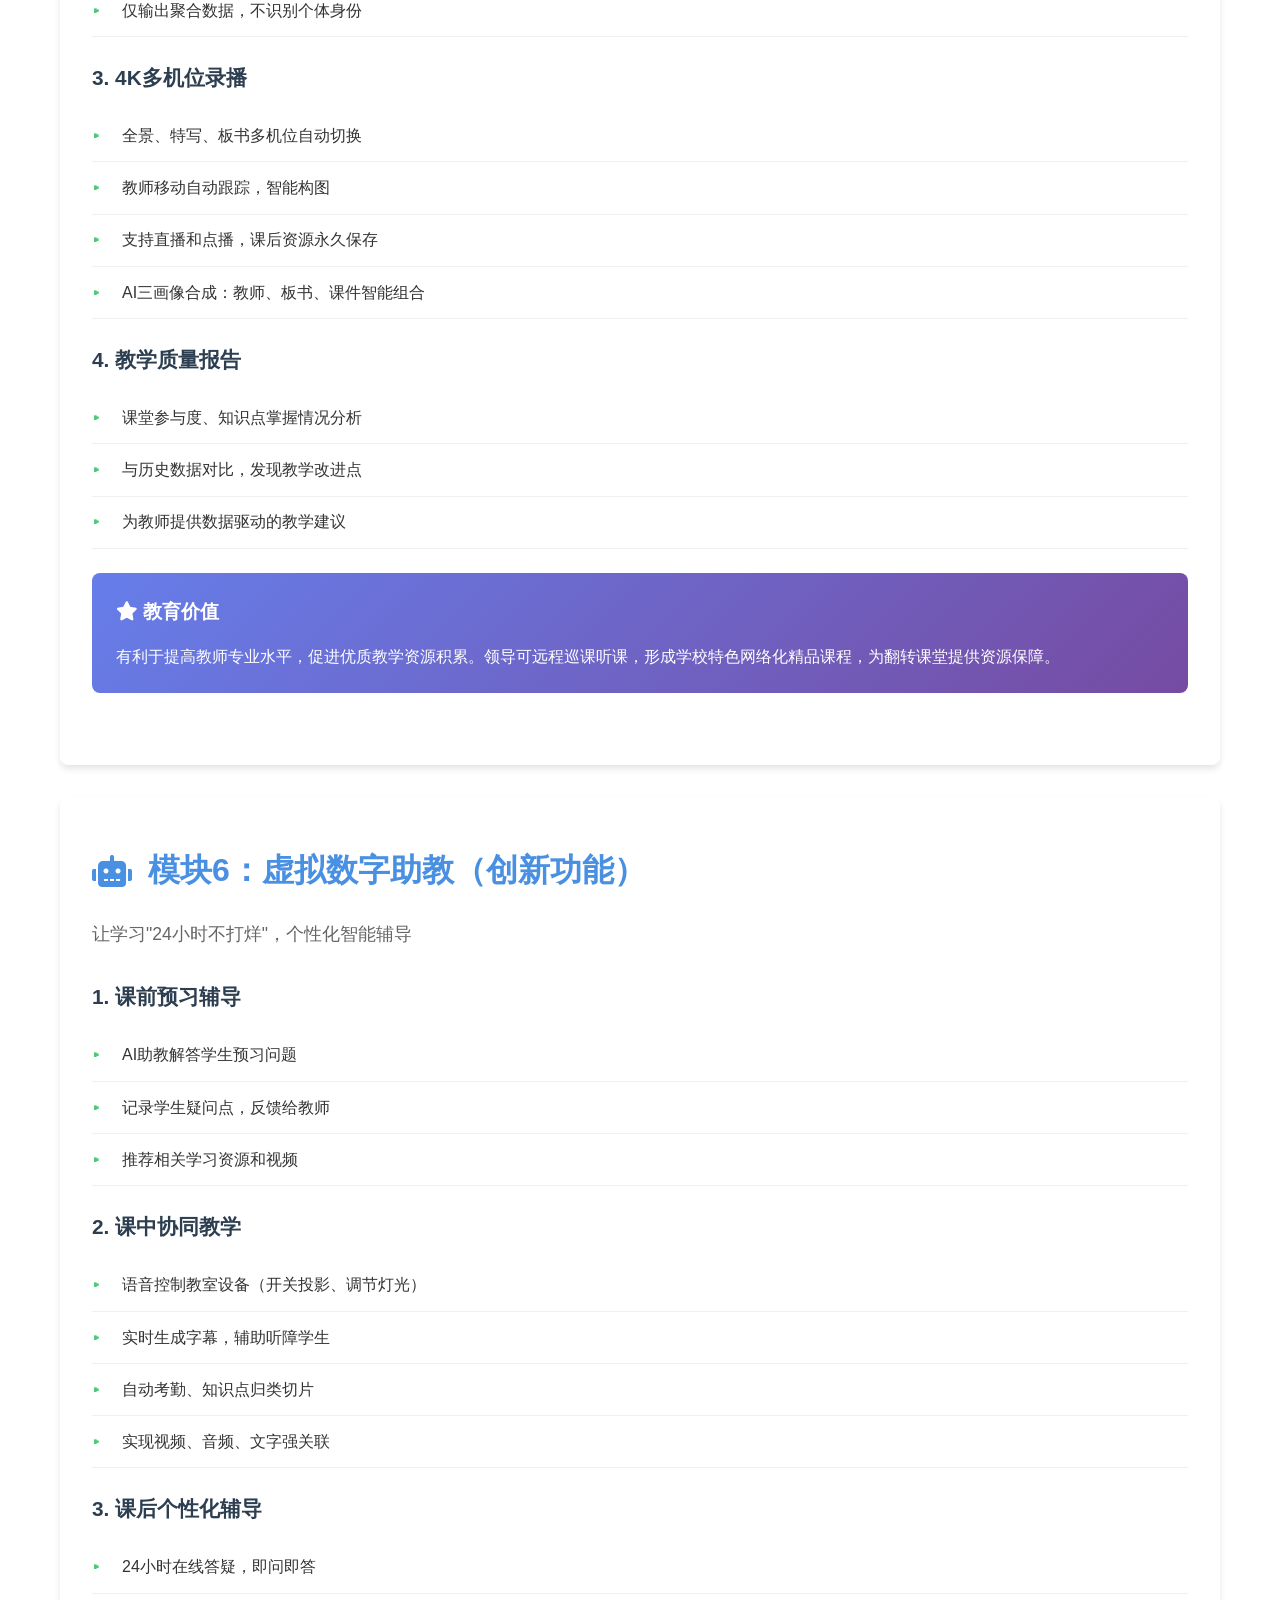
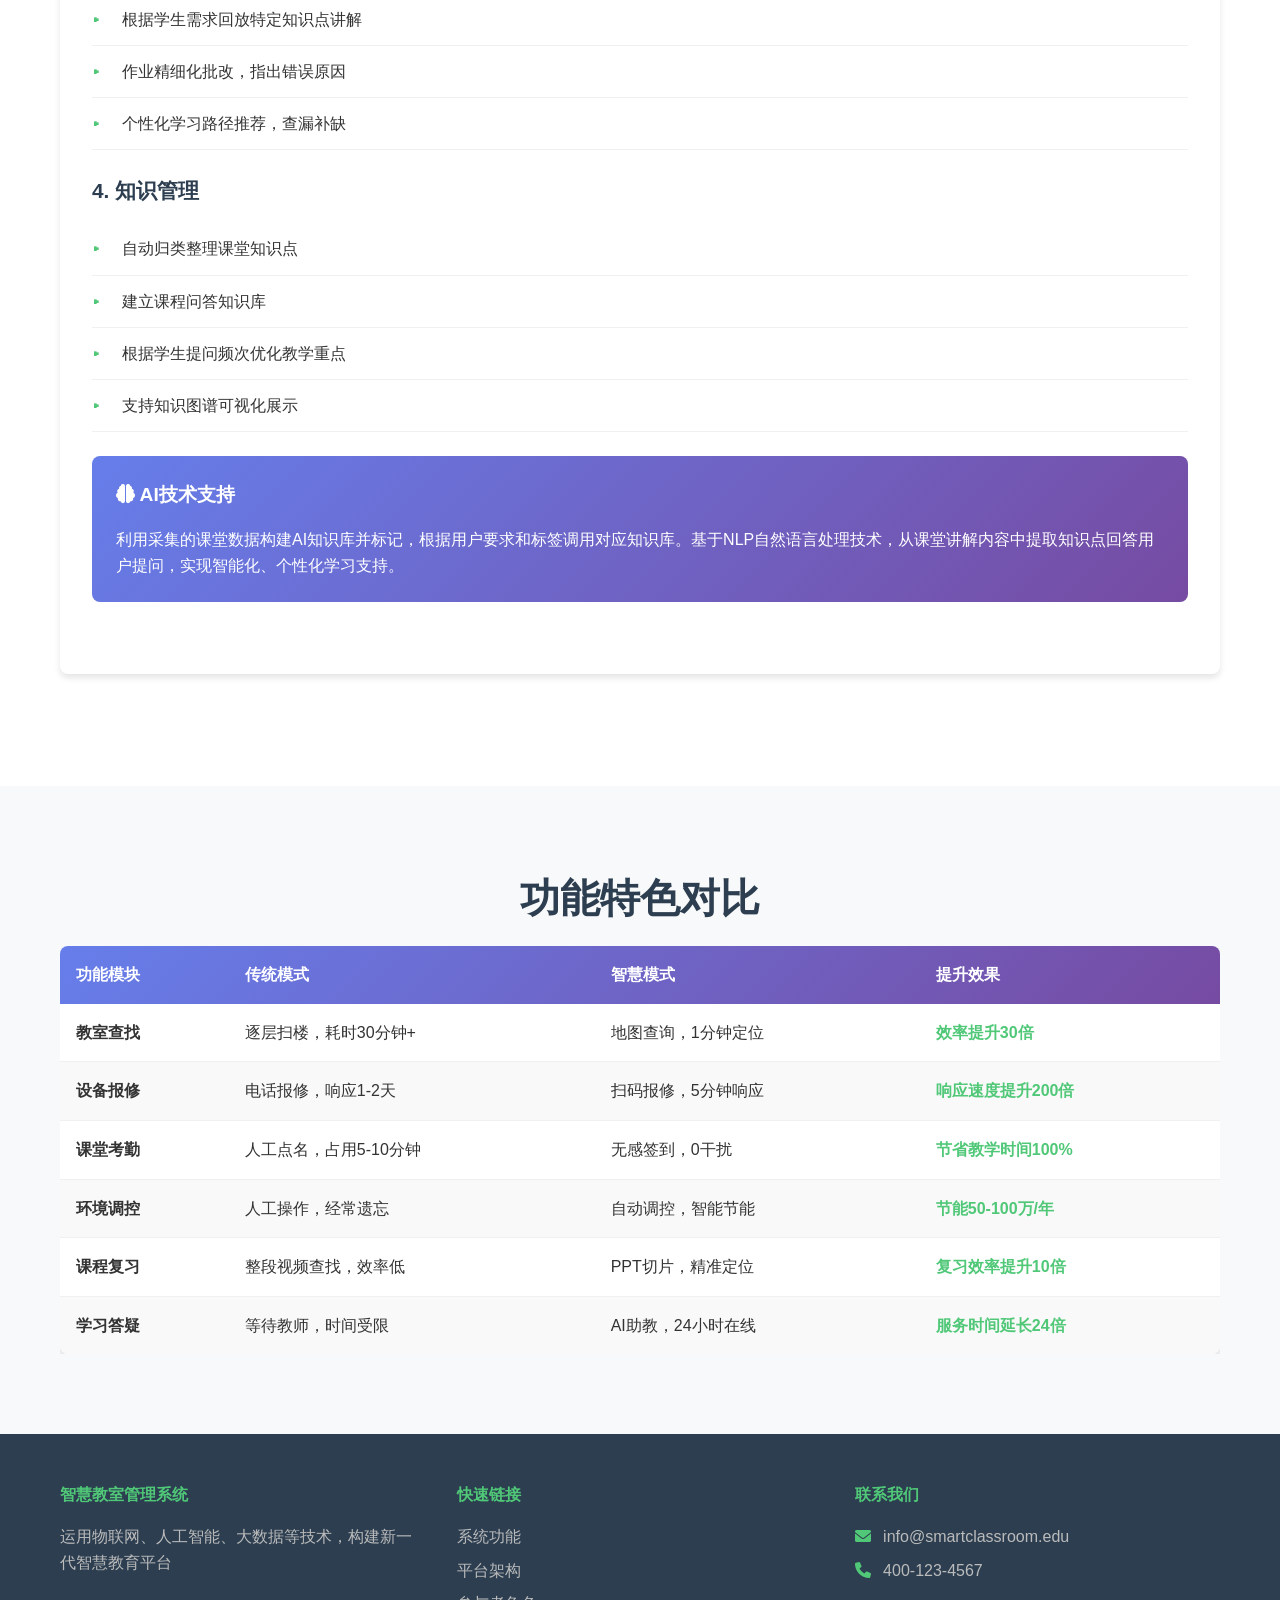
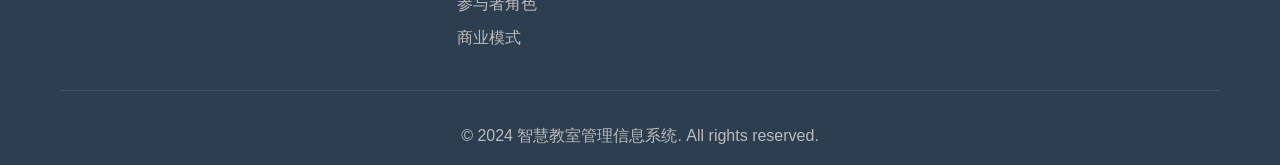
<file: smart-classroom/features.html>
<!DOCTYPE html>
<html lang="zh-CN">
<head>
    <meta charset="UTF-8">
    <meta name="viewport" content="width=device-width, initial-scale=1.0">
    <title>系统功能 - 智慧教室管理信息系统</title>
    <link rel="stylesheet" href="css/style.css">
    <link rel="stylesheet" href="https://cdnjs.cloudflare.com/ajax/libs/font-awesome/6.0.0/css/all.min.css">
    <style>
        .feature-detail {
            background: white;
            padding: 3rem 2rem;
            margin: 2rem 0;
            border-radius: var(--border-radius);
            box-shadow: 0 4px 6px rgba(0,0,0,0.1);
        }
        .feature-detail h3 {
            color: var(--primary-color);
            font-size: 2rem;
            margin-bottom: 1.5rem;
            display: flex;
            align-items: center;
            gap: 1rem;
        }
        .feature-detail h4 {
            color: var(--dark-color);
            margin: 1.5rem 0 1rem;
            font-size: 1.3rem;
        }
        .feature-detail ul {
            list-style: none;
            padding: 0;
        }
        .feature-detail li {
            padding: 0.8rem 0;
            padding-left: 30px;
            position: relative;
            border-bottom: 1px solid #f0f0f0;
        }
        .feature-detail li::before {
            content: '▸';
            position: absolute;
            left: 0;
            color: var(--secondary-color);
            font-weight: bold;
        }
        .feature-highlight {
            background: linear-gradient(135deg, #667eea 0%, #764ba2 100%);
            color: white;
            padding: 1.5rem;
            border-radius: var(--border-radius);
            margin: 1.5rem 0;
        }
        .feature-highlight h5 {
            margin-bottom: 1rem;
            font-size: 1.2rem;
        }
    </style>
</head>
<body>
    <!-- 导航栏 -->
    <nav class="navbar">
        <div class="container">
            <div class="nav-brand">
                <i class="fas fa-brain"></i>
                <span>智慧教室管理系统</span>
            </div>
            <ul class="nav-menu">
                <li><a href="index.html">首页</a></li>
                <li><a href="features.html" class="active">系统功能</a></li>
                <li><a href="architecture.html">平台架构</a></li>
                <li><a href="roles.html">参与者角色</a></li>
                <li><a href="business.html">商业模式</a></li>
            </ul>
            <div class="hamburger">
                <span></span>
                <span></span>
                <span></span>
            </div>
        </div>
    </nav>

    <!-- 页面标题 -->
    <section class="hero" style="padding: 60px 0;">
        <div class="hero-overlay"></div>
        <div class="container hero-content">
            <h1 class="hero-title" style="font-size: 2.5rem;">系统功能模块</h1>
            <p class="hero-subtitle" style="font-size: 1.2rem;">六大核心功能，全方位智慧管理</p>
        </div>
    </section>

    <!-- 功能详情 -->
    <section class="section">
        <div class="container">
            <!-- 智能空间管理 -->
            <div class="feature-detail" id="space">
                <h3><i class="fas fa-map-marked-alt"></i> 模块1：智能空间管理</h3>
                <p style="font-size: 1.1rem; color: #666; margin-bottom: 2rem;">让资源"看得见、抢得到"，解决学生扫楼找教室、社团申请周期长的问题</p>
                
                <h4>1. 可视化地图</h4>
                <ul>
                    <li>校园地图实时显示教室状态（绿色-空闲 / 红色-占用 / 黄色-预约中）</li>
                    <li>支持楼层切换、教室筛选、设备查询</li>
                    <li>直观的占用率统计和热力图展示</li>
                </ul>

                <h4>2. 智能推荐</h4>
                <ul>
                    <li>根据需求（人数、时间、设备要求）自动推荐最优教室</li>
                    <li>考虑距离、容量匹配度、设备完备性等多维因素</li>
                    <li>提供多个备选方案供用户选择</li>
                </ul>

                <h4>3. 分级预约系统</h4>
                <ul>
                    <li><strong>学生自习：</strong>实时查询空闲教室，扫码进入，无需预约</li>
                    <li><strong>教师教学：</strong>提前预约，享有优先权限</li>
                    <li><strong>社团活动：</strong>线上申请 → 指导老师审批 → 院系管理员审核 → 自动流转</li>
                </ul>

                <h4>4. 智能约束机制</h4>
                <ul>
                    <li>小团体占用大教室自动预警（如5人占用100人教室）</li>
                    <li>信用分体系：累计违规扣分，影响未来预约权限</li>
                    <li>资源利用率实时监控和优化建议</li>
                </ul>
            </div>

            <!-- 设备运维管理 -->
            <div class="feature-detail" id="maintenance">
                <h3><i class="fas fa-wrench"></i> 模块2：设备运维管理</h3>
                <p style="font-size: 1.1rem; color: #666; margin-bottom: 2rem;">让报修"扫一扫、抢着修"，设备故障响应快</p>
                
                <h4>1. 扫码报修</h4>
                <ul>
                    <li>每台设备配备专属二维码</li>
                    <li>扫码 → 拍照 → 描述故障 → 提交，30秒完成报修</li>
                    <li>自动记录报修人、时间、位置信息</li>
                </ul>

                <h4>2. 智能派单</h4>
                <ul>
                    <li>根据故障类型自动匹配维修团队</li>
                    <li>考虑维修员当前位置、工作负载、专业技能</li>
                    <li>紧急故障优先派单，确保5分钟响应</li>
                </ul>

                <h4>3. 抢单机制</h4>
                <ul>
                    <li>维修员查看工单主动抢单，响应速度纳入绩效考核</li>
                    <li>完工后用户评价，形成闭环管理</li>
                    <li>历史记录查询，经验知识沉淀</li>
                </ul>

                <h4>4. 预测性维护</h4>
                <ul>
                    <li>基于设备使用时长、故障历史预测潜在问题</li>
                    <li>自动生成保养计划，提前预防故障</li>
                    <li>设备全生命周期管理，电子台账记录</li>
                </ul>

                <div class="feature-highlight">
                    <h5><i class="fas fa-lightbulb"></i> 创新亮点</h5>
                    <p>设备管控平台打通所有物联网设备（主机、电脑、投影、门禁、灯光、空调等），实现全方位可视化管控，远程监视室内实况。采用"自主上报式"而非"用时查询"模式，动态精准掌握设备状态。</p>
                </div>
            </div>

            <!-- 智慧考勤系统 -->
            <div class="feature-detail" id="attendance">
                <h3><i class="fas fa-user-check"></i> 模块3：智慧考勤系统</h3>
                <p style="font-size: 1.1rem; color: #666; margin-bottom: 2rem;">让考勤"无感知、零干扰"，解放教师点名时间</p>
                
                <h4>1. 多模态识别</h4>
                <ul>
                    <li>主要方式：人脸识别自动签到</li>
                    <li>辅助方式：一卡通刷卡</li>
                    <li>备用方式：手机定位签到</li>
                </ul>

                <h4>2. 无感签到</h4>
                <ul>
                    <li>教室门口摄像头自动识别进入学生</li>
                    <li>考勤数据实时同步到教师端和系统后台</li>
                    <li>全程无需学生主动操作，零干扰教学</li>
                </ul>

                <h4>3. 异常预警</h4>
                <ul>
                    <li>迟到、早退、缺勤自动标注</li>
                    <li>连续缺勤自动预警，提醒辅导员关注</li>
                    <li>替考检测：人脸不匹配立即预警</li>
                </ul>

                <h4>4. 数据分析</h4>
                <ul>
                    <li>出勤率、迟到率等多维度统计</li>
                    <li>个人考勤记录、班级对比分析</li>
                    <li>导出考勤报表，支持教务管理</li>
                </ul>

                <div class="feature-highlight">
                    <h5><i class="fas fa-shield-alt"></i> 隐私保护承诺</h5>
                    <p>严格遵守《个人信息保护法》，仅存储人脸特征值，不保存原始照片。数据本地化部署，不出校园。所有数据处理经学生知情同意，并通过隐私影响评估。</p>
                </div>
            </div>

            <!-- 环境智能调控 -->
            <div class="feature-detail" id="environment">
                <h3><i class="fas fa-temperature-high"></i> 模块4：环境智能调控</h3>
                <p style="font-size: 1.1rem; color: #666; margin-bottom: 2rem;">让设备"会思考、自己动"，智能化环境管理</p>
                
                <h4>1. 光照自动调节</h4>
                <ul>
                    <li>光照传感器实时检测教室亮度</li>
                    <li>自然光不足时自动开灯，过亮时自动关灯</li>
                    <li>支持分区控制，节约能源</li>
                </ul>

                <h4>2. 温湿度智能控制</h4>
                <ul>
                    <li>温湿度超过设定阈值自动启动空调</li>
                    <li>无人时自动关闭，节能环保</li>
                    <li>夏季制冷、冬季制热自动切换</li>
                </ul>

                <h4>3. 空气质量监测</h4>
                <ul>
                    <li>CO₂、PM2.5实时监测</li>
                    <li>空气质量差时联动新风系统</li>
                    <li>数据可视化展示，保障师生健康</li>
                </ul>

                <h4>4. 场景模式切换</h4>
                <ul>
                    <li><strong>上课模式：</strong>灯光全开、投影待命、适宜温度</li>
                    <li><strong>投影模式：</strong>窗帘自动关闭、灯光调暗、投影开启</li>
                    <li><strong>自习模式：</strong>部分灯光、安静环境</li>
                    <li><strong>离开模式：</strong>延迟断电，确保无人后关闭所有设备</li>
                </ul>

                <div class="feature-highlight">
                    <h5><i class="fas fa-leaf"></i> 节能减排效果</h5>
                    <p>通过智能调控，预计年节省电费50-100万元。支持课表联动和预约联动两种模式，实现教室、实验室、会议室的智能启停，既保证常态化使用，又实现按需申请，责任到人。</p>
                </div>
            </div>

            <!-- 智能录播分析 -->
            <div class="feature-detail" id="recording">
                <h3><i class="fas fa-video"></i> 模块5：智能录播与分析（创新功能）</h3>
                <p style="font-size: 1.1rem; color: #666; margin-bottom: 2rem;">让教学"有数据、能追踪"，数据驱动教学改进</p>
                
                <h4>1. PPT自动同步（核心创新）</h4>
                <ul>
                    <li><strong>教师上传PPT：</strong>系统根据摄像头画面自动匹配当前讲解页码</li>
                    <li><strong>未上传PPT：</strong>摄像头自动截取投影画面生成PPT</li>
                    <li><strong>智能切片：</strong>录播视频按PPT页码自动切分</li>
                    <li><strong>精准跳转：</strong>学生点击某页PPT直接跳转对应讲解片段</li>
                </ul>

                <h4>2. 学情分析</h4>
                <ul>
                    <li>每5分钟自动抓拍统计抬头率、专注度（匿名化处理）</li>
                    <li>识别举手、起立等行为，量化课堂活跃度</li>
                    <li>课后生成数据看板：考勤、抬头率曲线、互动热点时段</li>
                    <li>仅输出聚合数据，不识别个体身份</li>
                </ul>

                <h4>3. 4K多机位录播</h4>
                <ul>
                    <li>全景、特写、板书多机位自动切换</li>
                    <li>教师移动自动跟踪，智能构图</li>
                    <li>支持直播和点播，课后资源永久保存</li>
                    <li>AI三画像合成：教师、板书、课件智能组合</li>
                </ul>

                <h4>4. 教学质量报告</h4>
                <ul>
                    <li>课堂参与度、知识点掌握情况分析</li>
                    <li>与历史数据对比，发现教学改进点</li>
                    <li>为教师提供数据驱动的教学建议</li>
                </ul>

                <div class="feature-highlight">
                    <h5><i class="fas fa-star"></i> 教育价值</h5>
                    <p>有利于提高教师专业水平，促进优质教学资源积累。领导可远程巡课听课，形成学校特色网络化精品课程，为翻转课堂提供资源保障。</p>
                </div>
            </div>

            <!-- 虚拟数字助教 -->
            <div class="feature-detail" id="assistant">
                <h3><i class="fas fa-robot"></i> 模块6：虚拟数字助教（创新功能）</h3>
                <p style="font-size: 1.1rem; color: #666; margin-bottom: 2rem;">让学习"24小时不打烊"，个性化智能辅导</p>
                
                <h4>1. 课前预习辅导</h4>
                <ul>
                    <li>AI助教解答学生预习问题</li>
                    <li>记录学生疑问点，反馈给教师</li>
                    <li>推荐相关学习资源和视频</li>
                </ul>

                <h4>2. 课中协同教学</h4>
                <ul>
                    <li>语音控制教室设备（开关投影、调节灯光）</li>
                    <li>实时生成字幕，辅助听障学生</li>
                    <li>自动考勤、知识点归类切片</li>
                    <li>实现视频、音频、文字强关联</li>
                </ul>

                <h4>3. 课后个性化辅导</h4>
                <ul>
                    <li>24小时在线答疑，即问即答</li>
                    <li>根据学生需求回放特定知识点讲解</li>
                    <li>作业精细化批改，指出错误原因</li>
                    <li>个性化学习路径推荐，查漏补缺</li>
                </ul>

                <h4>4. 知识管理</h4>
                <ul>
                    <li>自动归类整理课堂知识点</li>
                    <li>建立课程问答知识库</li>
                    <li>根据学生提问频次优化教学重点</li>
                    <li>支持知识图谱可视化展示</li>
                </ul>

                <div class="feature-highlight">
                    <h5><i class="fas fa-brain"></i> AI技术支持</h5>
                    <p>利用采集的课堂数据构建AI知识库并标记，根据用户要求和标签调用对应知识库。基于NLP自然语言处理技术，从课堂讲解内容中提取知识点回答用户提问，实现智能化、个性化学习支持。</p>
                </div>
            </div>
        </div>
    </section>

    <!-- 功能对比总结 -->
    <section class="section bg-light">
        <div class="container">
            <h2 class="section-title">功能特色对比</h2>
            <div style="overflow-x: auto;">
                <table style="width: 100%; border-collapse: collapse; background: white; border-radius: 8px; overflow: hidden; box-shadow: 0 4px 6px rgba(0,0,0,0.1);">
                    <thead>
                        <tr style="background: linear-gradient(135deg, #667eea 0%, #764ba2 100%); color: white;">
                            <th style="padding: 1rem; text-align: left;">功能模块</th>
                            <th style="padding: 1rem; text-align: left;">传统模式</th>
                            <th style="padding: 1rem; text-align: left;">智慧模式</th>
                            <th style="padding: 1rem; text-align: left;">提升效果</th>
                        </tr>
                    </thead>
                    <tbody>
                        <tr style="border-bottom: 1px solid #f0f0f0;">
                            <td style="padding: 1rem; font-weight: bold;">教室查找</td>
                            <td style="padding: 1rem;">逐层扫楼，耗时30分钟+</td>
                            <td style="padding: 1rem;">地图查询，1分钟定位</td>
                            <td style="padding: 1rem; color: var(--secondary-color); font-weight: bold;">效率提升30倍</td>
                        </tr>
                        <tr style="border-bottom: 1px solid #f0f0f0; background: #f9f9f9;">
                            <td style="padding: 1rem; font-weight: bold;">设备报修</td>
                            <td style="padding: 1rem;">电话报修，响应1-2天</td>
                            <td style="padding: 1rem;">扫码报修，5分钟响应</td>
                            <td style="padding: 1rem; color: var(--secondary-color); font-weight: bold;">响应速度提升200倍</td>
                        </tr>
                        <tr style="border-bottom: 1px solid #f0f0f0;">
                            <td style="padding: 1rem; font-weight: bold;">课堂考勤</td>
                            <td style="padding: 1rem;">人工点名，占用5-10分钟</td>
                            <td style="padding: 1rem;">无感签到，0干扰</td>
                            <td style="padding: 1rem; color: var(--secondary-color); font-weight: bold;">节省教学时间100%</td>
                        </tr>
                        <tr style="border-bottom: 1px solid #f0f0f0; background: #f9f9f9;">
                            <td style="padding: 1rem; font-weight: bold;">环境调控</td>
                            <td style="padding: 1rem;">人工操作，经常遗忘</td>
                            <td style="padding: 1rem;">自动调控，智能节能</td>
                            <td style="padding: 1rem; color: var(--secondary-color); font-weight: bold;">节能50-100万/年</td>
                        </tr>
                        <tr style="border-bottom: 1px solid #f0f0f0;">
                            <td style="padding: 1rem; font-weight: bold;">课程复习</td>
                            <td style="padding: 1rem;">整段视频查找，效率低</td>
                            <td style="padding: 1rem;">PPT切片，精准定位</td>
                            <td style="padding: 1rem; color: var(--secondary-color); font-weight: bold;">复习效率提升10倍</td>
                        </tr>
                        <tr style="background: #f9f9f9;">
                            <td style="padding: 1rem; font-weight: bold;">学习答疑</td>
                            <td style="padding: 1rem;">等待教师，时间受限</td>
                            <td style="padding: 1rem;">AI助教，24小时在线</td>
                            <td style="padding: 1rem; color: var(--secondary-color); font-weight: bold;">服务时间延长24倍</td>
                        </tr>
                    </tbody>
                </table>
            </div>
        </div>
    </section>

    <!-- 页脚 -->
    <footer class="footer">
        <div class="container">
            <div class="footer-content">
                <div class="footer-section">
                    <h4>智慧教室管理系统</h4>
                    <p>运用物联网、人工智能、大数据等技术，构建新一代智慧教育平台</p>
                </div>
                <div class="footer-section">
                    <h4>快速链接</h4>
                    <ul>
                        <li><a href="features.html">系统功能</a></li>
                        <li><a href="architecture.html">平台架构</a></li>
                        <li><a href="roles.html">参与者角色</a></li>
                        <li><a href="business.html">商业模式</a></li>
                    </ul>
                </div>
                <div class="footer-section">
                    <h4>联系我们</h4>
                    <p><i class="fas fa-envelope"></i> info@smartclassroom.edu</p>
                    <p><i class="fas fa-phone"></i> 400-123-4567</p>
                </div>
            </div>
            <div class="footer-bottom">
                <p>&copy; 2024 智慧教室管理信息系统. All rights reserved.</p>
            </div>
        </div>
    </footer>

    <script src="js/script.js"></script>
</body>
</html>
</file>
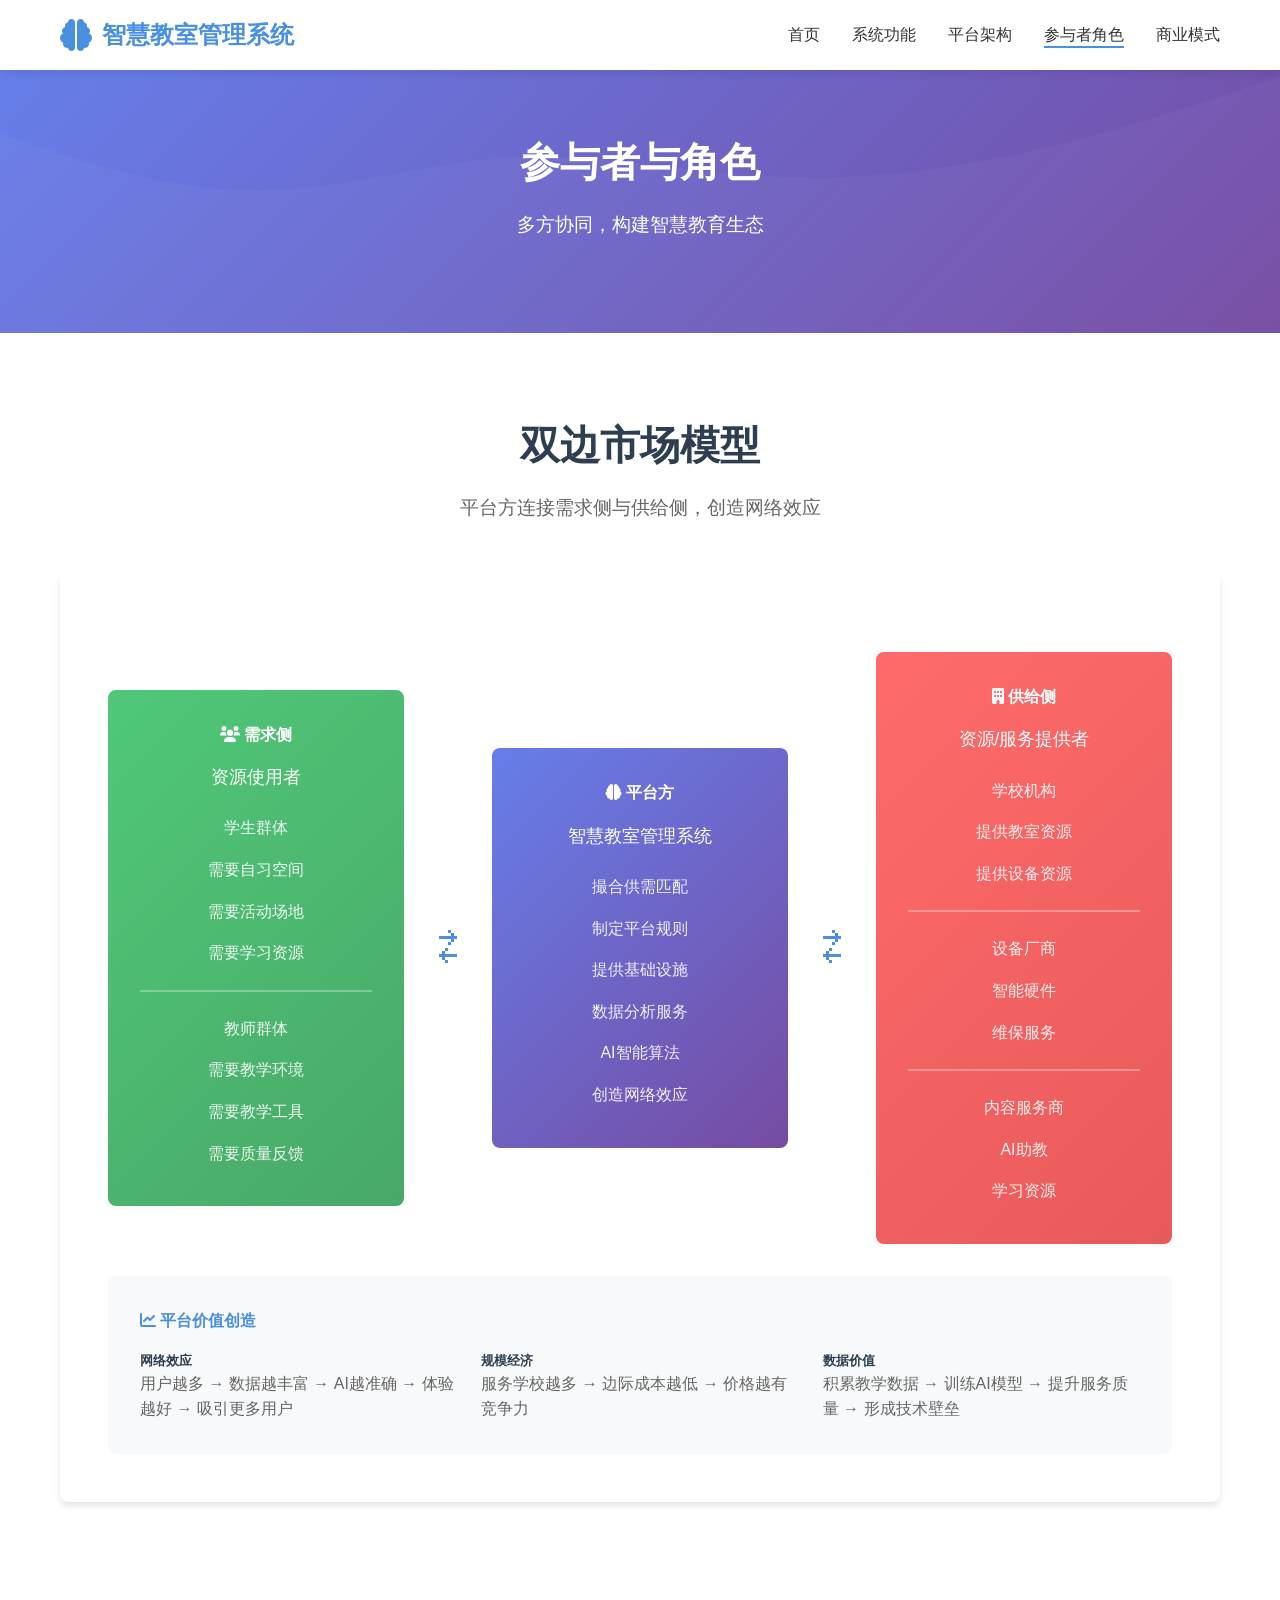
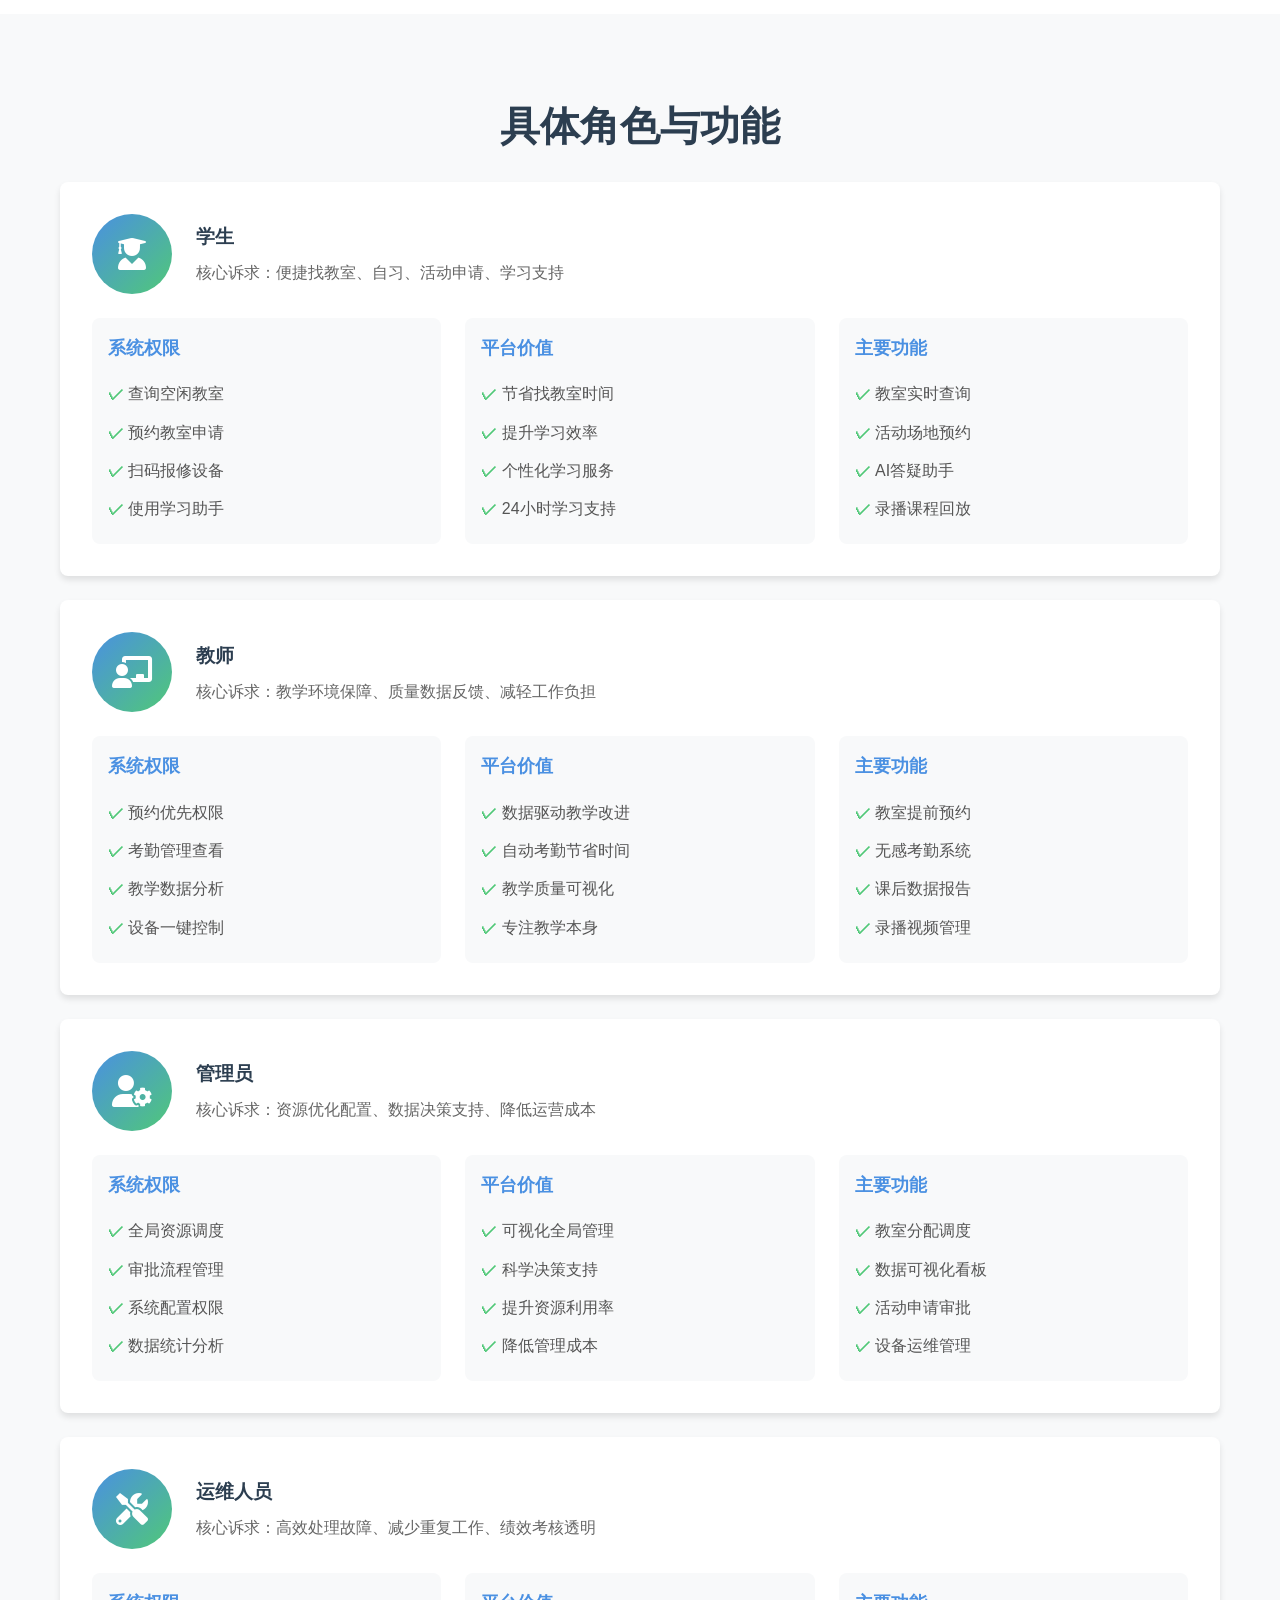
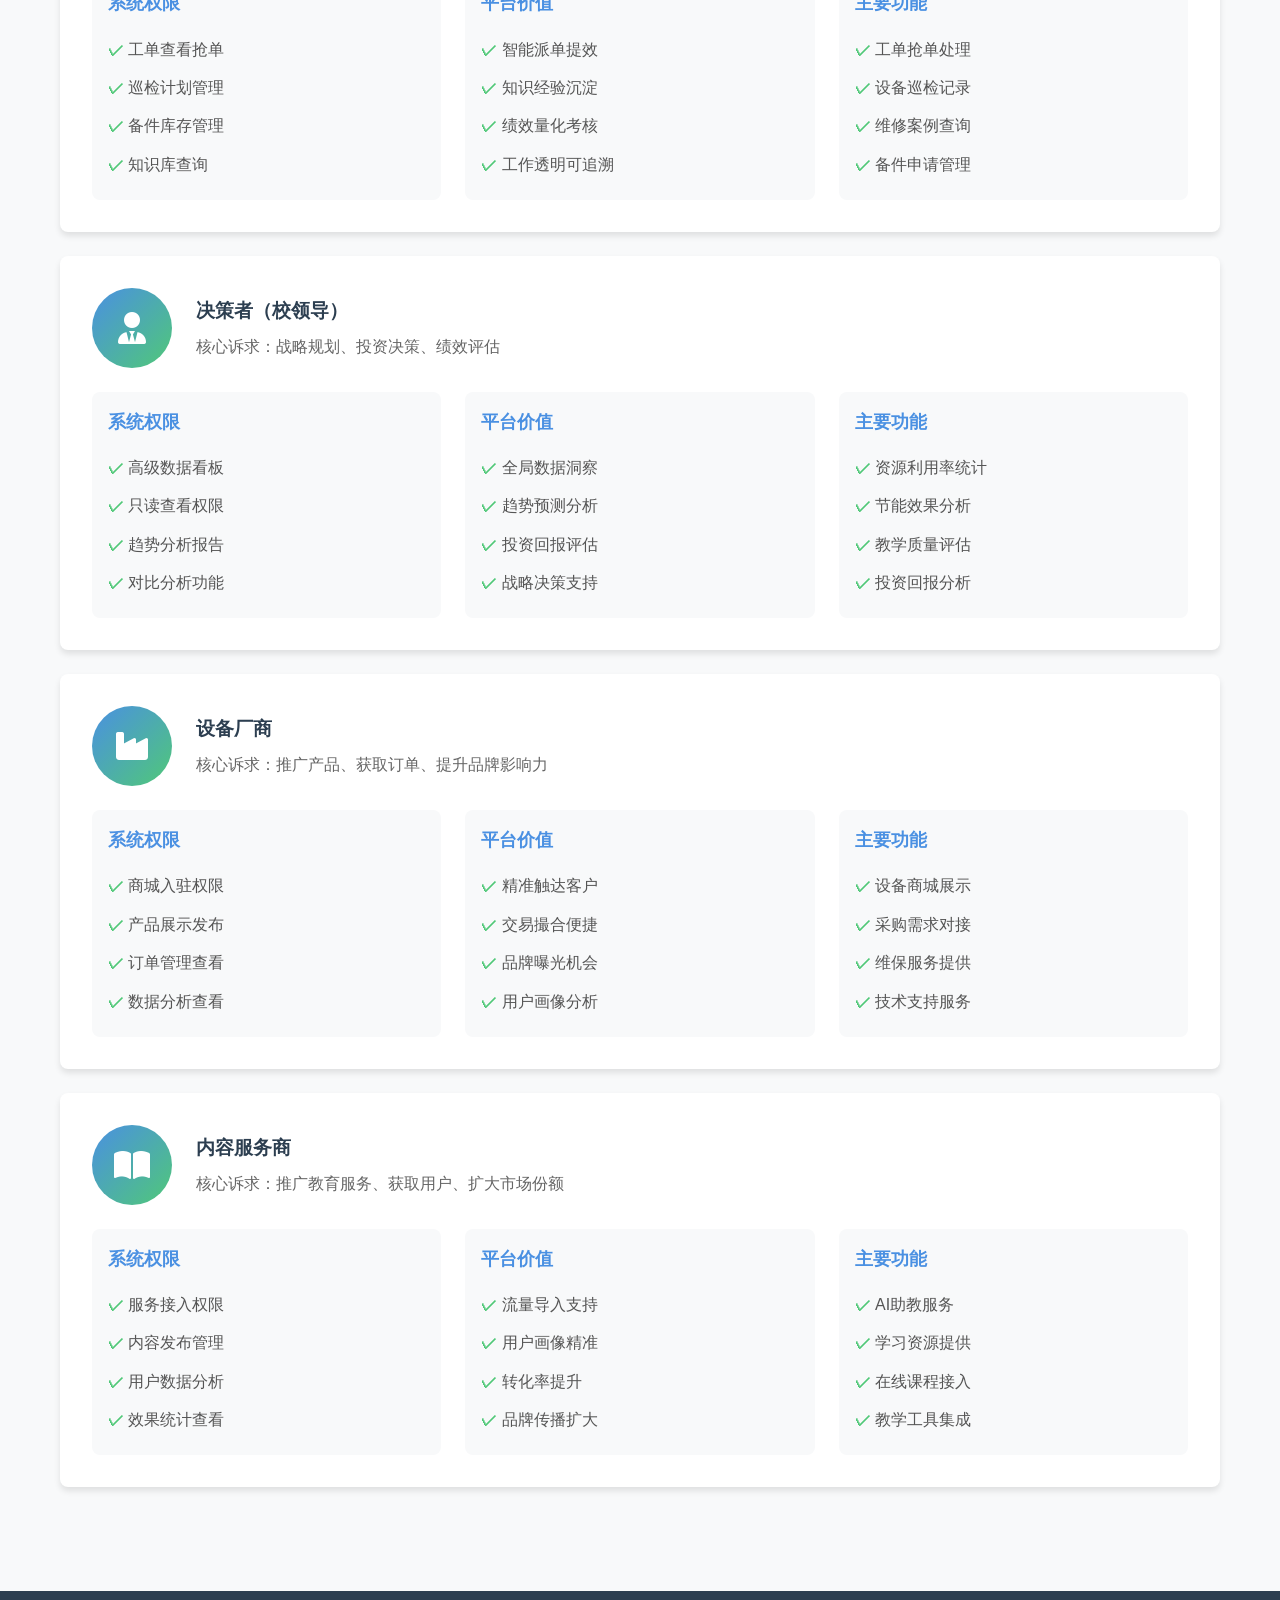
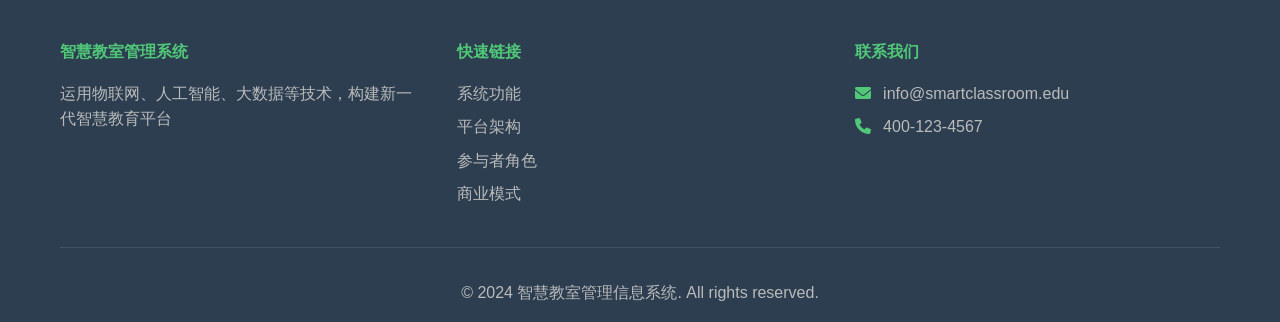
<file: smart-classroom/roles.html>
<!DOCTYPE html>
<html lang="zh-CN">
<head>
    <meta charset="UTF-8">
    <meta name="viewport" content="width=device-width, initial-scale=1.0">
    <title>参与者角色 - 智慧教室管理信息系统</title>
    <link rel="stylesheet" href="css/style.css">
    <link rel="stylesheet" href="https://cdnjs.cloudflare.com/ajax/libs/font-awesome/6.0.0/css/all.min.css">
    <style>
        .role-card {
            background: white;
            padding: 2rem;
            border-radius: var(--border-radius);
            box-shadow: 0 4px 6px rgba(0,0,0,0.1);
            margin: 1.5rem 0;
            transition: var(--transition);
        }
        .role-card:hover {
            transform: translateY(-5px);
            box-shadow: 0 8px 16px rgba(0,0,0,0.15);
        }
        .role-header {
            display: flex;
            align-items: center;
            gap: 1.5rem;
            margin-bottom: 1.5rem;
        }
        .role-icon {
            width: 80px;
            height: 80px;
            background: linear-gradient(135deg, var(--primary-color), var(--secondary-color));
            border-radius: 50%;
            display: flex;
            align-items: center;
            justify-content: center;
            color: white;
            font-size: 2rem;
        }
        .role-info h3 {
            color: var(--dark-color);
            margin-bottom: 0.5rem;
        }
        .role-info p {
            color: #666;
        }
        .role-details {
            display: grid;
            grid-template-columns: repeat(auto-fit, minmax(250px, 1fr));
            gap: 1.5rem;
        }
        .detail-section {
            background: #f8f9fa;
            padding: 1rem;
            border-radius: 8px;
        }
        .detail-section h4 {
            color: var(--primary-color);
            margin-bottom: 0.8rem;
            font-size: 1.1rem;
        }
        .detail-section ul {
            list-style: none;
            padding: 0;
        }
        .detail-section li {
            padding: 0.4rem 0;
            color: #555;
        }
        .detail-section li::before {
            content: '✓ ';
            color: var(--secondary-color);
            font-weight: bold;
        }
        .platform-model {
            background: white;
            padding: 3rem;
            border-radius: var(--border-radius);
            box-shadow: 0 4px 6px rgba(0,0,0,0.1);
            margin: 2rem 0;
        }
        .model-diagram {
            display: flex;
            justify-content: space-around;
            align-items: center;
            gap: 2rem;
            flex-wrap: wrap;
            margin: 2rem 0;
        }
        .model-box {
            flex: 1;
            min-width: 200px;
            padding: 2rem;
            border-radius: var(--border-radius);
            text-align: center;
        }
        .demand-side {
            background: linear-gradient(135deg, #50C878 0%, #48A868 100%);
            color: white;
        }
        .platform-side {
            background: linear-gradient(135deg, #667eea 0%, #764ba2 100%);
            color: white;
        }
        .supply-side {
            background: linear-gradient(135deg, #FF6B6B 0%, #E85A5A 100%);
            color: white;
        }
        .model-box h4 {
            margin-bottom: 1rem;
        }
        .model-box ul {
            list-style: none;
            padding: 0;
        }
        .model-box li {
            padding: 0.5rem 0;
            opacity: 0.9;
        }
    </style>
</head>
<body>
    <!-- 导航栏 -->
    <nav class="navbar">
        <div class="container">
            <div class="nav-brand">
                <i class="fas fa-brain"></i>
                <span>智慧教室管理系统</span>
            </div>
            <ul class="nav-menu">
                <li><a href="index.html">首页</a></li>
                <li><a href="features.html">系统功能</a></li>
                <li><a href="architecture.html">平台架构</a></li>
                <li><a href="roles.html" class="active">参与者角色</a></li>
                <li><a href="business.html">商业模式</a></li>
            </ul>
            <div class="hamburger">
                <span></span>
                <span></span>
                <span></span>
            </div>
        </div>
    </nav>

    <!-- 页面标题 -->
    <section class="hero" style="padding: 60px 0;">
        <div class="hero-overlay"></div>
        <div class="container hero-content">
            <h1 class="hero-title" style="font-size: 2.5rem;">参与者与角色</h1>
            <p class="hero-subtitle" style="font-size: 1.2rem;">多方协同，构建智慧教育生态</p>
        </div>
    </section>

    <!-- 双边市场模型 -->
    <section class="section">
        <div class="container">
            <h2 class="section-title">双边市场模型</h2>
            <p class="section-subtitle">平台方连接需求侧与供给侧，创造网络效应</p>
            
            <div class="platform-model">
                <div class="model-diagram">
                    <div class="model-box demand-side">
                        <h4><i class="fas fa-users"></i> 需求侧</h4>
                        <p style="font-size: 1.1rem; margin-bottom: 1rem;">资源使用者</p>
                        <ul>
                            <li>学生群体</li>
                            <li>需要自习空间</li>
                            <li>需要活动场地</li>
                            <li>需要学习资源</li>
                        </ul>
                        <hr style="border: 1px solid rgba(255,255,255,0.3); margin: 1rem 0;">
                        <ul>
                            <li>教师群体</li>
                            <li>需要教学环境</li>
                            <li>需要教学工具</li>
                            <li>需要质量反馈</li>
                        </ul>
                    </div>

                    <div style="font-size: 3rem; color: var(--primary-color);">⇄</div>

                    <div class="model-box platform-side">
                        <h4><i class="fas fa-brain"></i> 平台方</h4>
                        <p style="font-size: 1.1rem; margin-bottom: 1rem;">智慧教室管理系统</p>
                        <ul>
                            <li>撮合供需匹配</li>
                            <li>制定平台规则</li>
                            <li>提供基础设施</li>
                            <li>数据分析服务</li>
                            <li>AI智能算法</li>
                            <li>创造网络效应</li>
                        </ul>
                    </div>

                    <div style="font-size: 3rem; color: var(--primary-color);">⇄</div>

                    <div class="model-box supply-side">
                        <h4><i class="fas fa-building"></i> 供给侧</h4>
                        <p style="font-size: 1.1rem; margin-bottom: 1rem;">资源/服务提供者</p>
                        <ul>
                            <li>学校机构</li>
                            <li>提供教室资源</li>
                            <li>提供设备资源</li>
                        </ul>
                        <hr style="border: 1px solid rgba(255,255,255,0.3); margin: 1rem 0;">
                        <ul>
                            <li>设备厂商</li>
                            <li>智能硬件</li>
                            <li>维保服务</li>
                        </ul>
                        <hr style="border: 1px solid rgba(255,255,255,0.3); margin: 1rem 0;">
                        <ul>
                            <li>内容服务商</li>
                            <li>AI助教</li>
                            <li>学习资源</li>
                        </ul>
                    </div>
                </div>

                <div style="background: #f8f9fa; padding: 2rem; border-radius: 8px; margin-top: 2rem;">
                    <h4 style="color: var(--primary-color); margin-bottom: 1rem;"><i class="fas fa-chart-line"></i> 平台价值创造</h4>
                    <div style="display: grid; grid-template-columns: repeat(auto-fit, minmax(250px, 1fr)); gap: 1.5rem;">
                        <div>
                            <h5 style="color: var(--dark-color);">网络效应</h5>
                            <p style="color: #666;">用户越多 → 数据越丰富 → AI越准确 → 体验越好 → 吸引更多用户</p>
                        </div>
                        <div>
                            <h5 style="color: var(--dark-color);">规模经济</h5>
                            <p style="color: #666;">服务学校越多 → 边际成本越低 → 价格越有竞争力</p>
                        </div>
                        <div>
                            <h5 style="color: var(--dark-color);">数据价值</h5>
                            <p style="color: #666;">积累教学数据 → 训练AI模型 → 提升服务质量 → 形成技术壁垒</p>
                        </div>
                    </div>
                </div>
            </div>
        </div>
    </section>

    <!-- 具体角色 -->
    <section class="section bg-light">
        <div class="container">
            <h2 class="section-title">具体角色与功能</h2>
            
            <!-- 学生 -->
            <div class="role-card">
                <div class="role-header">
                    <div class="role-icon">
                        <i class="fas fa-user-graduate"></i>
                    </div>
                    <div class="role-info">
                        <h3>学生</h3>
                        <p>核心诉求：便捷找教室、自习、活动申请、学习支持</p>
                    </div>
                </div>
                <div class="role-details">
                    <div class="detail-section">
                        <h4>系统权限</h4>
                        <ul>
                            <li>查询空闲教室</li>
                            <li>预约教室申请</li>
                            <li>扫码报修设备</li>
                            <li>使用学习助手</li>
                        </ul>
                    </div>
                    <div class="detail-section">
                        <h4>平台价值</h4>
                        <ul>
                            <li>节省找教室时间</li>
                            <li>提升学习效率</li>
                            <li>个性化学习服务</li>
                            <li>24小时学习支持</li>
                        </ul>
                    </div>
                    <div class="detail-section">
                        <h4>主要功能</h4>
                        <ul>
                            <li>教室实时查询</li>
                            <li>活动场地预约</li>
                            <li>AI答疑助手</li>
                            <li>录播课程回放</li>
                        </ul>
                    </div>
                </div>
            </div>

            <!-- 教师 -->
            <div class="role-card">
                <div class="role-header">
                    <div class="role-icon">
                        <i class="fas fa-chalkboard-teacher"></i>
                    </div>
                    <div class="role-info">
                        <h3>教师</h3>
                        <p>核心诉求：教学环境保障、质量数据反馈、减轻工作负担</p>
                    </div>
                </div>
                <div class="role-details">
                    <div class="detail-section">
                        <h4>系统权限</h4>
                        <ul>
                            <li>预约优先权限</li>
                            <li>考勤管理查看</li>
                            <li>教学数据分析</li>
                            <li>设备一键控制</li>
                        </ul>
                    </div>
                    <div class="detail-section">
                        <h4>平台价值</h4>
                        <ul>
                            <li>数据驱动教学改进</li>
                            <li>自动考勤节省时间</li>
                            <li>教学质量可视化</li>
                            <li>专注教学本身</li>
                        </ul>
                    </div>
                    <div class="detail-section">
                        <h4>主要功能</h4>
                        <ul>
                            <li>教室提前预约</li>
                            <li>无感考勤系统</li>
                            <li>课后数据报告</li>
                            <li>录播视频管理</li>
                        </ul>
                    </div>
                </div>
            </div>

            <!-- 管理员 -->
            <div class="role-card">
                <div class="role-header">
                    <div class="role-icon">
                        <i class="fas fa-user-cog"></i>
                    </div>
                    <div class="role-info">
                        <h3>管理员</h3>
                        <p>核心诉求：资源优化配置、数据决策支持、降低运营成本</p>
                    </div>
                </div>
                <div class="role-details">
                    <div class="detail-section">
                        <h4>系统权限</h4>
                        <ul>
                            <li>全局资源调度</li>
                            <li>审批流程管理</li>
                            <li>系统配置权限</li>
                            <li>数据统计分析</li>
                        </ul>
                    </div>
                    <div class="detail-section">
                        <h4>平台价值</h4>
                        <ul>
                            <li>可视化全局管理</li>
                            <li>科学决策支持</li>
                            <li>提升资源利用率</li>
                            <li>降低管理成本</li>
                        </ul>
                    </div>
                    <div class="detail-section">
                        <h4>主要功能</h4>
                        <ul>
                            <li>教室分配调度</li>
                            <li>数据可视化看板</li>
                            <li>活动申请审批</li>
                            <li>设备运维管理</li>
                        </ul>
                    </div>
                </div>
            </div>

            <!-- 运维人员 -->
            <div class="role-card">
                <div class="role-header">
                    <div class="role-icon">
                        <i class="fas fa-tools"></i>
                    </div>
                    <div class="role-info">
                        <h3>运维人员</h3>
                        <p>核心诉求：高效处理故障、减少重复工作、绩效考核透明</p>
                    </div>
                </div>
                <div class="role-details">
                    <div class="detail-section">
                        <h4>系统权限</h4>
                        <ul>
                            <li>工单查看抢单</li>
                            <li>巡检计划管理</li>
                            <li>备件库存管理</li>
                            <li>知识库查询</li>
                        </ul>
                    </div>
                    <div class="detail-section">
                        <h4>平台价值</h4>
                        <ul>
                            <li>智能派单提效</li>
                            <li>知识经验沉淀</li>
                            <li>绩效量化考核</li>
                            <li>工作透明可追溯</li>
                        </ul>
                    </div>
                    <div class="detail-section">
                        <h4>主要功能</h4>
                        <ul>
                            <li>工单抢单处理</li>
                            <li>设备巡检记录</li>
                            <li>维修案例查询</li>
                            <li>备件申请管理</li>
                        </ul>
                    </div>
                </div>
            </div>

            <!-- 决策者 -->
            <div class="role-card">
                <div class="role-header">
                    <div class="role-icon">
                        <i class="fas fa-user-tie"></i>
                    </div>
                    <div class="role-info">
                        <h3>决策者（校领导）</h3>
                        <p>核心诉求：战略规划、投资决策、绩效评估</p>
                    </div>
                </div>
                <div class="role-details">
                    <div class="detail-section">
                        <h4>系统权限</h4>
                        <ul>
                            <li>高级数据看板</li>
                            <li>只读查看权限</li>
                            <li>趋势分析报告</li>
                            <li>对比分析功能</li>
                        </ul>
                    </div>
                    <div class="detail-section">
                        <h4>平台价值</h4>
                        <ul>
                            <li>全局数据洞察</li>
                            <li>趋势预测分析</li>
                            <li>投资回报评估</li>
                            <li>战略决策支持</li>
                        </ul>
                    </div>
                    <div class="detail-section">
                        <h4>主要功能</h4>
                        <ul>
                            <li>资源利用率统计</li>
                            <li>节能效果分析</li>
                            <li>教学质量评估</li>
                            <li>投资回报分析</li>
                        </ul>
                    </div>
                </div>
            </div>

            <!-- 设备厂商 -->
            <div class="role-card">
                <div class="role-header">
                    <div class="role-icon">
                        <i class="fas fa-industry"></i>
                    </div>
                    <div class="role-info">
                        <h3>设备厂商</h3>
                        <p>核心诉求：推广产品、获取订单、提升品牌影响力</p>
                    </div>
                </div>
                <div class="role-details">
                    <div class="detail-section">
                        <h4>系统权限</h4>
                        <ul>
                            <li>商城入驻权限</li>
                            <li>产品展示发布</li>
                            <li>订单管理查看</li>
                            <li>数据分析查看</li>
                        </ul>
                    </div>
                    <div class="detail-section">
                        <h4>平台价值</h4>
                        <ul>
                            <li>精准触达客户</li>
                            <li>交易撮合便捷</li>
                            <li>品牌曝光机会</li>
                            <li>用户画像分析</li>
                        </ul>
                    </div>
                    <div class="detail-section">
                        <h4>主要功能</h4>
                        <ul>
                            <li>设备商城展示</li>
                            <li>采购需求对接</li>
                            <li>维保服务提供</li>
                            <li>技术支持服务</li>
                        </ul>
                    </div>
                </div>
            </div>

            <!-- 内容服务商 -->
            <div class="role-card">
                <div class="role-header">
                    <div class="role-icon">
                        <i class="fas fa-book-open"></i>
                    </div>
                    <div class="role-info">
                        <h3>内容服务商</h3>
                        <p>核心诉求：推广教育服务、获取用户、扩大市场份额</p>
                    </div>
                </div>
                <div class="role-details">
                    <div class="detail-section">
                        <h4>系统权限</h4>
                        <ul>
                            <li>服务接入权限</li>
                            <li>内容发布管理</li>
                            <li>用户数据分析</li>
                            <li>效果统计查看</li>
                        </ul>
                    </div>
                    <div class="detail-section">
                        <h4>平台价值</h4>
                        <ul>
                            <li>流量导入支持</li>
                            <li>用户画像精准</li>
                            <li>转化率提升</li>
                            <li>品牌传播扩大</li>
                        </ul>
                    </div>
                    <div class="detail-section">
                        <h4>主要功能</h4>
                        <ul>
                            <li>AI助教服务</li>
                            <li>学习资源提供</li>
                            <li>在线课程接入</li>
                            <li>教学工具集成</li>
                        </ul>
                    </div>
                </div>
            </div>
        </div>
    </section>

    <!-- 页脚 -->
    <footer class="footer">
        <div class="container">
            <div class="footer-content">
                <div class="footer-section">
                    <h4>智慧教室管理系统</h4>
                    <p>运用物联网、人工智能、大数据等技术，构建新一代智慧教育平台</p>
                </div>
                <div class="footer-section">
                    <h4>快速链接</h4>
                    <ul>
                        <li><a href="features.html">系统功能</a></li>
                        <li><a href="architecture.html">平台架构</a></li>
                        <li><a href="roles.html">参与者角色</a></li>
                        <li><a href="business.html">商业模式</a></li>
                    </ul>
                </div>
                <div class="footer-section">
                    <h4>联系我们</h4>
                    <p><i class="fas fa-envelope"></i> info@smartclassroom.edu</p>
                    <p><i class="fas fa-phone"></i> 400-123-4567</p>
                </div>
            </div>
            <div class="footer-bottom">
                <p>&copy; 2024 智慧教室管理信息系统. All rights reserved.</p>
            </div>
        </div>
    </footer>

    <script src="js/script.js"></script>
</body>
</html>
</file>
<file: smart-classroom/css/style.css>
/* 全局样式重置 */
* {
    margin: 0;
    padding: 0;
    box-sizing: border-box;
}

:root {
    --primary-color: #4A90E2;
    --secondary-color: #50C878;
    --accent-color: #FF6B6B;
    --dark-color: #2C3E50;
    --light-color: #ECF0F1;
    --text-color: #333;
    --border-radius: 8px;
    --transition: all 0.3s ease;
}

body {
    font-family: 'Microsoft YaHei', 'PingFang SC', Arial, sans-serif;
    line-height: 1.6;
    color: var(--text-color);
    overflow-x: hidden;
}

.container {
    max-width: 1200px;
    margin: 0 auto;
    padding: 0 20px;
}

/* 导航栏 */
.navbar {
    background: rgba(255, 255, 255, 0.95);
    backdrop-filter: blur(10px);
    box-shadow: 0 2px 10px rgba(0,0,0,0.1);
    position: sticky;
    top: 0;
    z-index: 1000;
    padding: 1rem 0;
}

.navbar .container {
    display: flex;
    justify-content: space-between;
    align-items: center;
}

.nav-brand {
    display: flex;
    align-items: center;
    gap: 10px;
    font-size: 1.5rem;
    font-weight: bold;
    color: var(--primary-color);
}

.nav-brand i {
    font-size: 2rem;
}

.nav-menu {
    display: flex;
    list-style: none;
    gap: 2rem;
}

.nav-menu a {
    text-decoration: none;
    color: var(--text-color);
    font-weight: 500;
    transition: var(--transition);
    position: relative;
}

.nav-menu a::after {
    content: '';
    position: absolute;
    bottom: -5px;
    left: 0;
    width: 0;
    height: 2px;
    background: var(--primary-color);
    transition: var(--transition);
}

.nav-menu a:hover::after,
.nav-menu a.active::after {
    width: 100%;
}

.hamburger {
    display: none;
    flex-direction: column;
    gap: 4px;
    cursor: pointer;
}

.hamburger span {
    width: 25px;
    height: 3px;
    background: var(--text-color);
    transition: var(--transition);
}

/* 英雄区 */
.hero {
    position: relative;
    background: linear-gradient(135deg, #667eea 0%, #764ba2 100%);
    color: white;
    padding: 100px 0;
    text-align: center;
    overflow: hidden;
}

.hero-overlay {
    position: absolute;
    top: 0;
    left: 0;
    right: 0;
    bottom: 0;
    background: url('data:image/svg+xml,<svg xmlns="http://www.w3.org/2000/svg" viewBox="0 0 1440 320"><path fill="rgba(255,255,255,0.1)" d="M0,96L48,112C96,128,192,160,288,160C384,160,480,128,576,122.7C672,117,768,139,864,144C960,149,1056,139,1152,117.3C1248,96,1344,64,1392,48L1440,32L1440,320L1392,320C1344,320,1248,320,1152,320C1056,320,960,320,864,320C768,320,672,320,576,320C480,320,384,320,288,320C192,320,96,320,48,320L0,320Z"></path></svg>') no-repeat bottom;
    background-size: cover;
    opacity: 0.3;
}

.hero-content {
    position: relative;
    z-index: 1;
}

.hero-title {
    font-size: 3.5rem;
    margin-bottom: 1rem;
    animation: fadeInUp 1s ease;
}

.hero-subtitle {
    font-size: 1.5rem;
    margin-bottom: 2rem;
    opacity: 0.9;
    animation: fadeInUp 1s ease 0.2s both;
}

.hero-stats {
    display: flex;
    justify-content: center;
    gap: 3rem;
    margin: 3rem 0;
    animation: fadeInUp 1s ease 0.4s both;
}

.stat-item {
    text-align: center;
}

.stat-number {
    font-size: 2.5rem;
    font-weight: bold;
    margin-bottom: 0.5rem;
}

.stat-label {
    font-size: 1rem;
    opacity: 0.9;
}

.hero-buttons {
    display: flex;
    gap: 1rem;
    justify-content: center;
    animation: fadeInUp 1s ease 0.6s both;
}

.btn {
    padding: 12px 30px;
    border-radius: var(--border-radius);
    text-decoration: none;
    font-weight: 600;
    transition: var(--transition);
    display: inline-block;
}

.btn-primary {
    background: white;
    color: var(--primary-color);
}

.btn-primary:hover {
    transform: translateY(-2px);
    box-shadow: 0 5px 15px rgba(0,0,0,0.2);
}

.btn-secondary {
    background: rgba(255,255,255,0.2);
    color: white;
    border: 2px solid white;
}

.btn-secondary:hover {
    background: white;
    color: var(--primary-color);
}

/* 章节样式 */
.section {
    padding: 80px 0;
}

.section-title {
    text-align: center;
    font-size: 2.5rem;
    margin-bottom: 1rem;
    color: var(--dark-color);
}

.section-subtitle {
    text-align: center;
    font-size: 1.2rem;
    color: #666;
    margin-bottom: 3rem;
}

.bg-light {
    background: #f8f9fa;
}

.bg-gradient {
    background: linear-gradient(135deg, #667eea 0%, #764ba2 100%);
}

.text-white {
    color: white !important;
}

.text-center {
    text-align: center;
}

/* 问题卡片网格 */
.problem-grid {
    display: grid;
    grid-template-columns: repeat(auto-fit, minmax(280px, 1fr));
    gap: 2rem;
}

.problem-card {
    background: white;
    padding: 2rem;
    border-radius: var(--border-radius);
    box-shadow: 0 4px 6px rgba(0,0,0,0.1);
    transition: var(--transition);
    text-align: center;
}

.problem-card:hover {
    transform: translateY(-5px);
    box-shadow: 0 10px 20px rgba(0,0,0,0.15);
}

.problem-icon {
    width: 80px;
    height: 80px;
    margin: 0 auto 1.5rem;
    background: linear-gradient(135deg, var(--primary-color), var(--secondary-color));
    border-radius: 50%;
    display: flex;
    align-items: center;
    justify-content: center;
    color: white;
    font-size: 2rem;
}

.problem-card h3 {
    margin-bottom: 1rem;
    color: var(--dark-color);
}

.problem-card p {
    color: #666;
    line-height: 1.8;
}

/* 解决方案时间线 */
.solution-timeline {
    display: flex;
    justify-content: space-around;
    gap: 2rem;
    flex-wrap: wrap;
}

.solution-step {
    flex: 1;
    min-width: 300px;
    text-align: center;
}

.step-number {
    width: 60px;
    height: 60px;
    margin: 0 auto 1.5rem;
    background: var(--primary-color);
    color: white;
    border-radius: 50%;
    display: flex;
    align-items: center;
    justify-content: center;
    font-size: 2rem;
    font-weight: bold;
}

.step-content h3 {
    margin-bottom: 1rem;
    color: var(--dark-color);
}

.step-content ul {
    text-align: left;
    list-style: none;
    padding: 0;
}

.step-content li {
    padding: 0.5rem 0;
    position: relative;
    padding-left: 25px;
}

.step-content li::before {
    content: '✓';
    position: absolute;
    left: 0;
    color: var(--secondary-color);
    font-weight: bold;
}

/* 功能卡片网格 */
.features-grid {
    display: grid;
    grid-template-columns: repeat(auto-fit, minmax(350px, 1fr));
    gap: 2rem;
}

.feature-card {
    background: white;
    padding: 2rem;
    border-radius: var(--border-radius);
    box-shadow: 0 4px 6px rgba(0,0,0,0.1);
    transition: var(--transition);
}

.feature-card:hover {
    transform: translateY(-5px);
    box-shadow: 0 10px 20px rgba(0,0,0,0.15);
}

.feature-icon {
    width: 70px;
    height: 70px;
    background: linear-gradient(135deg, var(--primary-color), var(--secondary-color));
    border-radius: 12px;
    display: flex;
    align-items: center;
    justify-content: center;
    color: white;
    font-size: 2rem;
    margin-bottom: 1.5rem;
}

.feature-card h3 {
    margin-bottom: 1rem;
    color: var(--dark-color);
}

.feature-card p {
    color: #666;
    margin-bottom: 1rem;
    line-height: 1.8;
}

.feature-link {
    color: var(--primary-color);
    text-decoration: none;
    font-weight: 600;
    transition: var(--transition);
}

.feature-link:hover {
    gap: 0.5rem;
}

/* 架构预览 */
.architecture-preview {
    max-width: 800px;
    margin: 0 auto;
}

.arch-layer {
    background: white;
    padding: 1.5rem;
    border-radius: var(--border-radius);
    box-shadow: 0 2px 8px rgba(0,0,0,0.1);
    margin: 1rem 0;
}

.layer-title {
    font-size: 1.5rem;
    font-weight: bold;
    color: var(--primary-color);
    margin-bottom: 0.5rem;
}

.layer-desc {
    color: #666;
}

.arch-arrow {
    text-align: center;
    font-size: 2rem;
    color: var(--primary-color);
    padding: 0.5rem 0;
}

/* 市场卡片 */
.market-grid {
    display: grid;
    grid-template-columns: repeat(auto-fit, minmax(300px, 1fr));
    gap: 2rem;
}

.market-card {
    background: rgba(255,255,255,0.1);
    backdrop-filter: blur(10px);
    padding: 2rem;
    border-radius: var(--border-radius);
    text-align: center;
    color: white;
    border: 2px solid rgba(255,255,255,0.2);
}

.market-number {
    font-size: 3rem;
    font-weight: bold;
    margin-bottom: 0.5rem;
}

.market-label {
    font-size: 1.2rem;
    margin-bottom: 1rem;
    opacity: 0.9;
}

.market-card p {
    opacity: 0.8;
}

/* 页脚 */
.footer {
    background: var(--dark-color);
    color: white;
    padding: 3rem 0 1rem;
}

.footer-content {
    display: grid;
    grid-template-columns: repeat(auto-fit, minmax(250px, 1fr));
    gap: 2rem;
    margin-bottom: 2rem;
}

.footer-section h4 {
    margin-bottom: 1rem;
    color: var(--secondary-color);
}

.footer-section ul {
    list-style: none;
}

.footer-section li {
    margin-bottom: 0.5rem;
}

.footer-section a {
    color: #bbb;
    text-decoration: none;
    transition: var(--transition);
}

.footer-section a:hover {
    color: white;
}

.footer-section p {
    color: #bbb;
    margin-bottom: 0.5rem;
}

.footer-section i {
    margin-right: 0.5rem;
    color: var(--secondary-color);
}

.footer-bottom {
    text-align: center;
    padding-top: 2rem;
    border-top: 1px solid rgba(255,255,255,0.1);
    color: #bbb;
}

/* 动画 */
@keyframes fadeInUp {
    from {
        opacity: 0;
        transform: translateY(30px);
    }
    to {
        opacity: 1;
        transform: translateY(0);
    }
}

/* 响应式设计 */
@media (max-width: 768px) {
    .nav-menu {
        display: none;
        position: absolute;
        top: 100%;
        left: 0;
        right: 0;
        background: white;
        flex-direction: column;
        padding: 1rem;
        box-shadow: 0 4px 6px rgba(0,0,0,0.1);
    }

    .nav-menu.active {
        display: flex;
    }

    .hamburger {
        display: flex;
    }

    .hero-title {
        font-size: 2rem;
    }

    .hero-subtitle {
        font-size: 1.2rem;
    }

    .hero-stats {
        flex-direction: column;
        gap: 1.5rem;
    }

    .hero-buttons {
        flex-direction: column;
    }

    .section-title {
        font-size: 2rem;
    }

    .problem-grid,
    .features-grid,
    .market-grid {
        grid-template-columns: 1fr;
    }

    .solution-timeline {
        flex-direction: column;
    }
}

@media (max-width: 480px) {
    .hero-title {
        font-size: 1.8rem;
    }

    .stat-number {
        font-size: 2rem;
    }

    .section {
        padding: 50px 0;
    }
}
</file>
